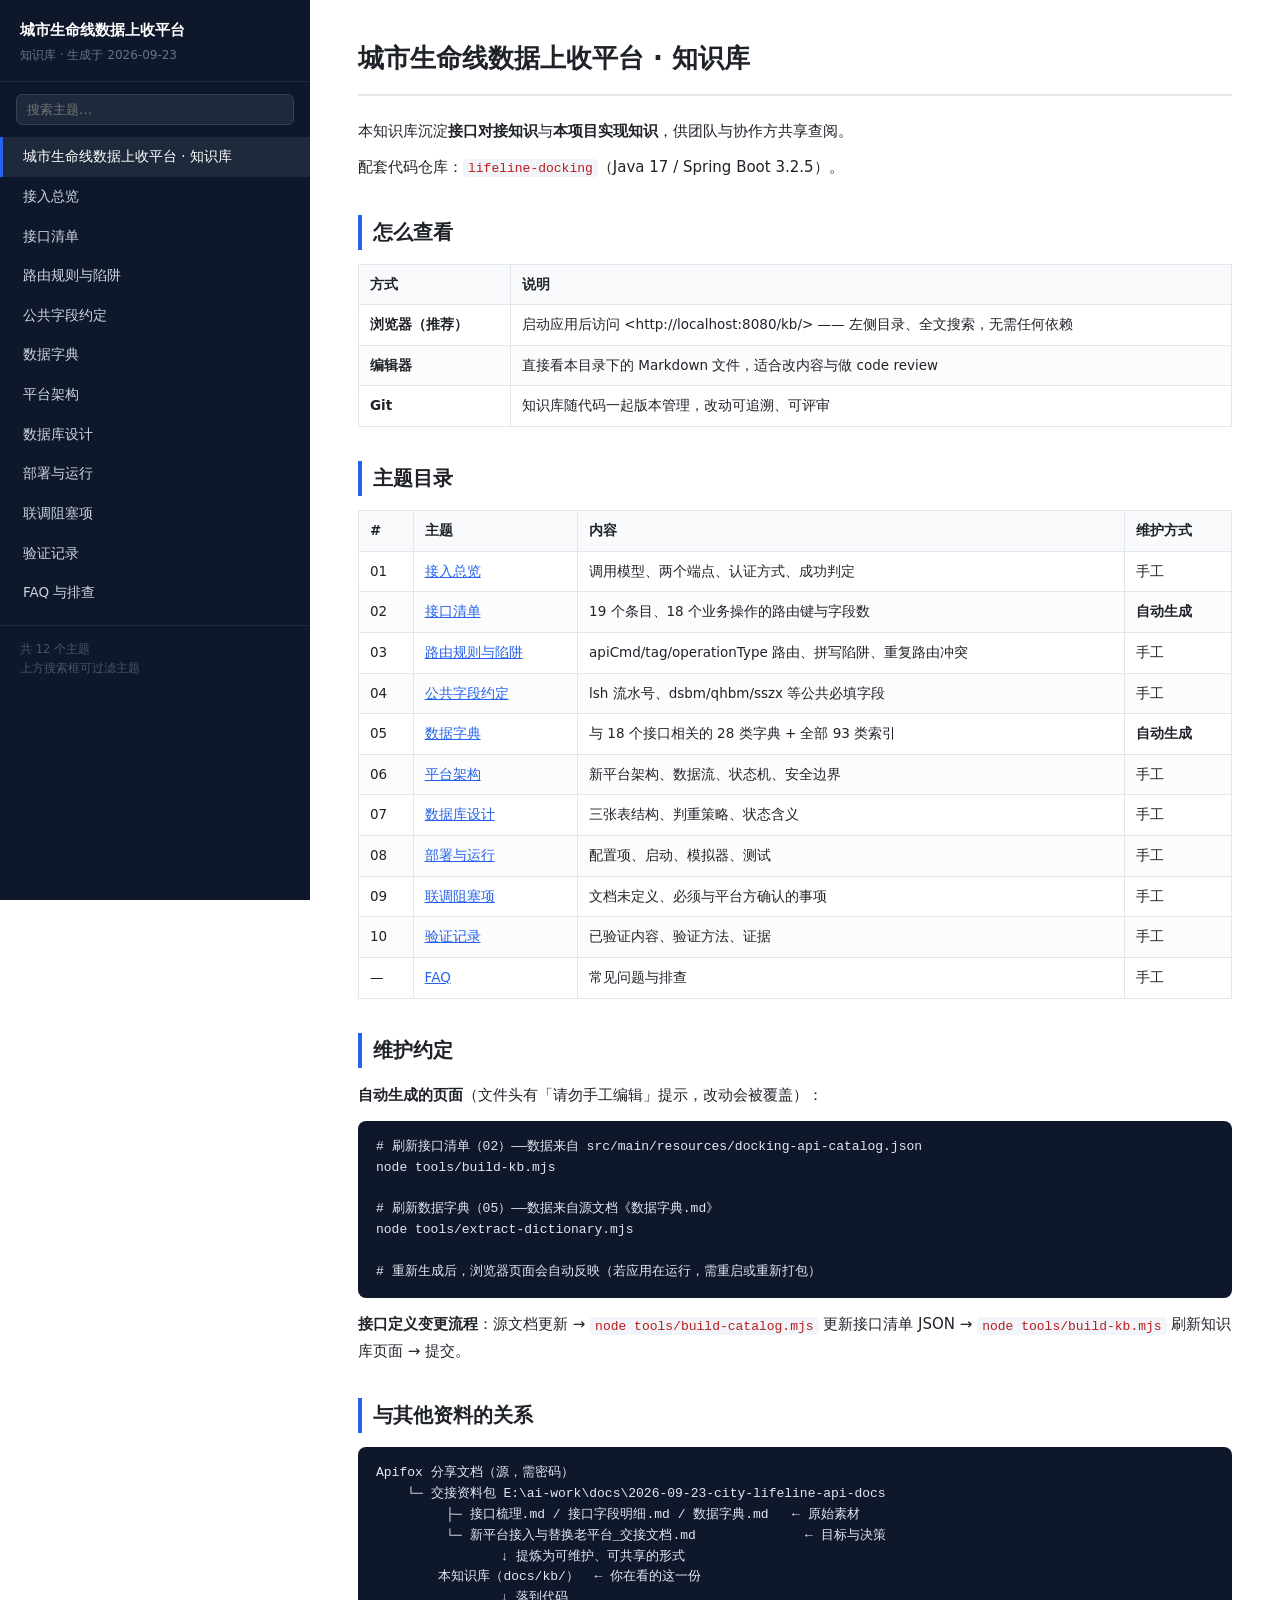
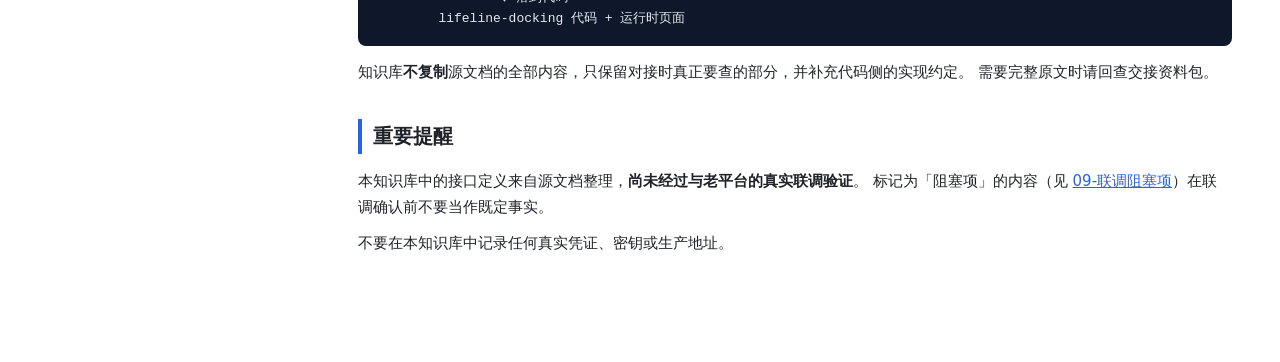
<file: src/main/resources/static/kb/index.html>
<!DOCTYPE html>
<html lang="zh-CN"><head><meta charset="UTF-8">
<meta name="viewport" content="width=device-width, initial-scale=1">
<title>城市生命线数据上收平台 · 知识库</title>
<style>
*{box-sizing:border-box}
body{margin:0;font-family:"Microsoft YaHei","PingFang SC",system-ui,sans-serif;color:#1f2329;background:#fff;line-height:1.75;font-size:15px}
.layout{display:flex;min-height:100vh}
aside{width:310px;flex:none;background:#0f172a;color:#cbd5e1;padding:20px 0;position:sticky;top:0;height:100vh;overflow-y:auto}
aside .brand{padding:0 20px 14px;border-bottom:1px solid #1e293b;margin-bottom:12px}
aside .brand b{color:#fff;font-size:15px;display:block;line-height:1.4}
aside .brand span{font-size:12px;color:#64748b}
aside input{width:calc(100% - 32px);margin:0 16px 12px;padding:7px 10px;border-radius:6px;border:1px solid #334155;background:#1e293b;color:#e2e8f0;font-size:13px;font-family:inherit}
aside a{display:block;padding:8px 20px;color:#cbd5e1;text-decoration:none;font-size:13.5px;border-left:3px solid transparent}
aside a:hover{background:#1e293b;color:#fff}
aside a.on{background:#1e293b;color:#fff;border-left-color:#2563eb}
aside a.hide{display:none}
aside .meta{padding:14px 20px 0;font-size:11.5px;color:#475569;border-top:1px solid #1e293b;margin-top:12px;line-height:1.7}
main{flex:1;min-width:0;padding:36px 48px 96px;max-width:1100px}
.topic{display:none}.topic.on{display:block}
h1{font-size:26px;margin:0 0 22px;padding-bottom:12px;border-bottom:2px solid #e3e6ea}
h2{font-size:20px;margin:34px 0 14px;padding-left:11px;border-left:4px solid #2563eb}
h3{font-size:16.5px;margin:26px 0 10px;color:#111827}
h4{font-size:15px;margin:20px 0 8px;color:#374151}
p{margin:10px 0}a{color:#2563eb}
code{background:#f1f5f9;padding:1.5px 5px;border-radius:4px;font-family:Consolas,monospace;font-size:13px;color:#b91c1c}
pre{background:#0f172a;color:#e2e8f0;padding:16px 18px;border-radius:8px;overflow-x:auto;font-size:13px;line-height:1.6}
pre code{background:none;color:inherit;padding:0}
.tw{overflow-x:auto;margin:14px 0}
table{border-collapse:collapse;width:100%;font-size:13.5px}
th,td{border:1px solid #e3e6ea;padding:8px 11px;text-align:left;vertical-align:top}
th{background:#f8fafc;font-weight:600;white-space:nowrap}
tbody tr:nth-child(even){background:#fcfcfd}
blockquote{margin:14px 0;padding:11px 16px;background:#fffbeb;border-left:4px solid #f59e0b;color:#78350f;border-radius:0 6px 6px 0}
blockquote p{margin:5px 0}
blockquote code{background:rgba(0,0,0,.06);color:#78350f}
hr{border:none;border-top:1px solid #e3e6ea;margin:30px 0}
ul,ol{padding-left:26px;margin:10px 0}li{margin:5px 0}
@media(max-width:860px){.layout{flex-direction:column}aside{width:100%;height:auto;position:relative}main{padding:20px}}
</style></head><body><div class="layout"><aside>
<div class="brand"><b>城市生命线数据上收平台</b><span>知识库 · 生成于 2026-09-23</span></div>
<input id="q" placeholder="搜索主题…" autocomplete="off">
<nav id="nav">
<a href="#README" data-i="0" class="on">城市生命线数据上收平台 · 知识库</a>
<a href="#01-接入总览" data-i="1">接入总览</a>
<a href="#02-接口清单" data-i="2">接口清单</a>
<a href="#03-路由规则与陷阱" data-i="3">路由规则与陷阱</a>
<a href="#04-公共字段约定" data-i="4">公共字段约定</a>
<a href="#05-数据字典" data-i="5">数据字典</a>
<a href="#06-平台架构" data-i="6">平台架构</a>
<a href="#07-数据库设计" data-i="7">数据库设计</a>
<a href="#08-部署与运行" data-i="8">部署与运行</a>
<a href="#09-联调阻塞项" data-i="9">联调阻塞项</a>
<a href="#10-验证记录" data-i="10">验证记录</a>
<a href="#FAQ" data-i="11">FAQ 与排查</a>
</nav>
<div class="meta">共 12 个主题<br>上方搜索框可过滤主题</div>
</aside><main>
<section class="topic on" id="README"><h1>城市生命线数据上收平台 · 知识库</h1>
<p>本知识库沉淀<strong>接口对接知识</strong>与<strong>本项目实现知识</strong>，供团队与协作方共享查阅。</p>
<p>配套代码仓库：<code>lifeline-docking</code>（Java 17 / Spring Boot 3.2.5）。</p>
<h2 id="怎么查看">怎么查看</h2>
<div class="tw"><table><thead><tr><th>方式</th><th>说明</th></tr></thead><tbody><tr><td><strong>浏览器（推荐）</strong></td><td>启动应用后访问 &lt;http://localhost:8080/kb/&gt; —— 左侧目录、全文搜索，无需任何依赖</td></tr><tr><td><strong>编辑器</strong></td><td>直接看本目录下的 Markdown 文件，适合改内容与做 code review</td></tr><tr><td><strong>Git</strong></td><td>知识库随代码一起版本管理，改动可追溯、可评审</td></tr></tbody></table></div>
<h2 id="主题目录">主题目录</h2>
<div class="tw"><table><thead><tr><th>#</th><th>主题</th><th>内容</th><th>维护方式</th></tr></thead><tbody><tr><td>01</td><td><a href="#01-接入总览">接入总览</a></td><td>调用模型、两个端点、认证方式、成功判定</td><td>手工</td></tr><tr><td>02</td><td><a href="#02-接口清单">接口清单</a></td><td>19 个条目、18 个业务操作的路由键与字段数</td><td><strong>自动生成</strong></td></tr><tr><td>03</td><td><a href="#03-路由规则与陷阱">路由规则与陷阱</a></td><td>apiCmd/tag/operationType 路由、拼写陷阱、重复路由冲突</td><td>手工</td></tr><tr><td>04</td><td><a href="#04-公共字段约定">公共字段约定</a></td><td>lsh 流水号、dsbm/qhbm/sszx 等公共必填字段</td><td>手工</td></tr><tr><td>05</td><td><a href="#05-数据字典">数据字典</a></td><td>与 18 个接口相关的 28 类字典 + 全部 93 类索引</td><td><strong>自动生成</strong></td></tr><tr><td>06</td><td><a href="#06-平台架构">平台架构</a></td><td>新平台架构、数据流、状态机、安全边界</td><td>手工</td></tr><tr><td>07</td><td><a href="#07-数据库设计">数据库设计</a></td><td>三张表结构、判重策略、状态含义</td><td>手工</td></tr><tr><td>08</td><td><a href="#08-部署与运行">部署与运行</a></td><td>配置项、启动、模拟器、测试</td><td>手工</td></tr><tr><td>09</td><td><a href="#09-联调阻塞项">联调阻塞项</a></td><td>文档未定义、必须与平台方确认的事项</td><td>手工</td></tr><tr><td>10</td><td><a href="#10-验证记录">验证记录</a></td><td>已验证内容、验证方法、证据</td><td>手工</td></tr><tr><td>—</td><td><a href="#faq">FAQ</a></td><td>常见问题与排查</td><td>手工</td></tr></tbody></table></div>
<h2 id="维护约定">维护约定</h2>
<p><strong>自动生成的页面</strong>（文件头有「请勿手工编辑」提示，改动会被覆盖）：</p>
<pre data-lang="powershell"><code># 刷新接口清单（02）——数据来自 src/main/resources/docking-api-catalog.json
node tools/build-kb.mjs

# 刷新数据字典（05）——数据来自源文档《数据字典.md》
node tools/extract-dictionary.mjs

# 重新生成后，浏览器页面会自动反映（若应用在运行，需重启或重新打包）</code></pre>
<p><strong>接口定义变更流程</strong>：源文档更新 → <code>node tools/build-catalog.mjs</code> 更新接口清单 JSON → <code>node tools/build-kb.mjs</code> 刷新知识库页面 → 提交。</p>
<h2 id="与其他资料的关系">与其他资料的关系</h2>
<pre data-lang="text"><code>Apifox 分享文档（源，需密码）
    └─ 交接资料包 E:\ai-work\docs\2026-09-23-city-lifeline-api-docs
         ├─ 接口梳理.md / 接口字段明细.md / 数据字典.md   ← 原始素材
         └─ 新平台接入与替换老平台_交接文档.md              ← 目标与决策
                ↓ 提炼为可维护、可共享的形式
        本知识库（docs/kb/）  ← 你在看的这一份
                ↓ 落到代码
        lifeline-docking 代码 + 运行时页面</code></pre>
<p>知识库<strong>不复制</strong>源文档的全部内容，只保留对接时真正要查的部分，并补充代码侧的实现约定。 需要完整原文时请回查交接资料包。</p>
<h2 id="重要提醒">重要提醒</h2>
<p>本知识库中的接口定义来自源文档整理，<strong>尚未经过与老平台的真实联调验证</strong>。 标记为「阻塞项」的内容（见 <a href="#09-联调阻塞项">09-联调阻塞项</a>）在联调确认前不要当作既定事实。</p>
<p>不要在本知识库中记录任何真实凭证、密钥或生产地址。</p>
</section>
<section class="topic" id="01-接入总览"><h1>接入总览</h1>
<h2 id="调用模型">调用模型</h2>
<p>调用者（企业）把数据推送到平台，全过程只有两个 HTTP 端点：</p>
<pre data-lang="text"><code>① 取令牌
   POST /data-docking-api/token
   入参：accessKey + 秒级 timestamp + signature(HMAC-SHA256)
   出参：token

② 推数据
   POST /data-docking-api/execute/api
   Header：Authorization: Bearer &lt;token&gt;
   Body  ：{ apiCmd, apiBody: { tag, operationType?, data: [ ... ] } }
   出参：{ code, msg, error, data }</code></pre>
<p><strong>18 个业务操作共用第 ② 个 URL</strong>，靠请求体里的字段区分，不能只看路径。详见<a href="#03-路由规则与陷阱">路由规则与陷阱</a>。</p>
<h2 id="签名">签名</h2>
<p>签名原文为 <code>key=value&amp;key=value</code> 形式，用平台分配的 <code>secretKey</code> 计算 <strong>HMAC-SHA256</strong>。</p>
<blockquote><p><strong>阻塞项</strong>：源文档没有写参数顺序、字符编码、签名输出格式（hex 大小写）和时间戳容差。 实现里提供 <code>sorted</code>（按参数名升序）和 <code>given</code>（文档书写顺序）两种策略，联调时用真实样本确定。 见 <a href="#09-联调阻塞项">09-联调阻塞项</a>。</p></blockquote>
<h2 id="成功判定">成功判定</h2>
<p>这是最容易出错的地方：</p>
<div class="tw"><table><thead><tr><th>现象</th><th>是否算成功</th></tr></thead><tbody><tr><td>HTTP 200</td><td><strong>否</strong></td></tr><tr><td>HTTP 200 且 <code>data = true</code></td><td><strong>否</strong></td></tr><tr><td>响应体 <code>code = 0</code></td><td><strong>是</strong></td></tr><tr><td>响应体 <code>code = 1</code></td><td>否</td></tr></tbody></table></div>
<p><strong>只有业务码 <code>code=0</code> 才算成功。</strong> HTTP 状态码只代表传输层是否正常。</p>
<p>典型响应：</p>
<pre data-lang="json"><code>{ "code": 0, "msg": "成功", "error": null, "data": true }</code></pre>
<h2 id="数据同步状态">数据同步状态</h2>
<p>几乎所有接口都有必填字段 <code>sjtbzt</code>（数据同步状态），取值：</p>
<div class="tw"><table><thead><tr><th>值</th><th>含义</th></tr></thead><tbody><tr><td><code>I</code></td><td>新增</td></tr><tr><td><code>U</code></td><td>更新</td></tr><tr><td><code>D</code></td><td>删除</td></tr></tbody></table></div>
<p>注意这与 <code>apiBody.operationType</code>（部分接口用 <code>I</code>/<code>D</code> 表示批量操作类型）是<strong>两套不同的机制</strong>， 不要混淆。详见<a href="#04-公共字段约定">公共字段约定</a>。</p>
<h2 id="实时数据与其他数据的差别">实时数据与其他数据的差别</h2>
<p>源文档明确：</p>
<ul><li><strong>实时监测数据只新增</strong>（不更新、不删除）；</li><li><strong>其他接口按流水号 <code>lsh</code> 做唯一校验</strong>，推送方必须保证流水号唯一。</li></ul>
<h2 id="常见误区">常见误区</h2>
<ol><li><strong>把 18 个接口当成 18 个 URL</strong> —— 实际只有一个 <code>/execute/api</code>，路由靠报文内容。</li><li><strong>用 HTTP 200 判断成功</strong> —— 必须看 <code>code</code>。</li><li><strong>把 <code>apiCmd</code> 拼写"修正"</strong> —— <code>lifeline_data_batch_acces</code> 少一个 s 是原文，改了会路由失败。</li><li><strong>token 重复拼 <code>Bearer </code></strong> —— 源文档示例令牌自带 <code>Bearer </code> 前缀，需要确认调用方是否会再拼一次。</li><li><strong>以为令牌能互认</strong> —— 新平台签发的是自己的令牌，老平台令牌不会返回给调用者。</li></ol>
</section>
<section class="topic" id="02-接口清单"><h1>接口清单</h1>
<blockquote><p>本页由 <code>tools/build-kb.mjs</code> 从 <code>src/main/resources/docking-api-catalog.json</code> <strong>自动生成</strong>，请勿手工编辑。</p>
<p>接口定义来自源文档《接口字段明细》，<strong>尚未经过与老平台的真实联调验证</strong>。</p></blockquote>
<p>源文档共 <strong>19 个条目</strong>：1 个令牌接口 + 18 个业务操作。</p>
<h2 id="令牌接口">令牌接口</h2>
<p><code>POST /data-docking-api/token</code></p>
<div class="tw"><table><thead><tr><th>参数</th><th>类型</th><th>必填</th><th>说明</th></tr></thead><tbody><tr><td><code>accessKey</code></td><td>string</td><td>是</td><td>用户密钥</td></tr><tr><td><code>timestamp</code></td><td>string</td><td>是</td><td>秒级别的请求时间戳</td></tr><tr><td><code>signature</code></td><td>string</td><td>是</td><td>加密密文，通过加密算法获取</td></tr></tbody></table></div>
<blockquote><p>参数位置存在文档冲突（接口页写 query、接入说明写 multipart/form-data），见<a href="#09-联调阻塞项">联调阻塞项</a>。</p></blockquote>
<h2 id="业务操作一览">业务操作一览</h2>
<p>全部 18 个业务操作共用 <code>POST /data-docking-api/execute/api</code>， 靠 <code>apiCmd</code> + <code>apiBody.tag</code>（必要时加 <code>apiBody.operationType</code>）区分。</p>
<div class="tw"><table><thead><tr><th>#</th><th>业务类别</th><th>接口名称</th><th>路由键</th><th>字段数</th></tr></thead><tbody><tr><td>2</td><td>第三方施工信息</td><td>第三方施工信息推送</td><td><code>lifeline_data_batch_acces / construction_info</code></td><td>21</td></tr><tr><td>3</td><td>第三方施工信息</td><td>第三方施工进度推送</td><td><code>lifeline_data_batch_acces / construction_progress</code></td><td>13</td></tr><tr><td>4</td><td>宜昌市燃气企业数据</td><td>用户信息 / 【批量操作】保存或更新</td><td><code>inspection_third_party_data_access / risk / I</code></td><td>12</td></tr><tr><td>5</td><td>宜昌市燃气企业数据</td><td>隐患信息 / 隐患信息推送请求</td><td><code>lifeline_data_batch_acces / ycrqqy_hazard</code></td><td>35</td></tr><tr><td>6</td><td>宜昌市燃气企业数据</td><td>隐患处置记录信息 / 隐患处置信息推送请求</td><td><code>lifeline_data_batch_acces / ycrqqy_hazard_disposal</code></td><td>13</td></tr><tr><td>7</td><td>宜昌市燃气企业数据</td><td>监测点位信息 / 监测点位信息推送请求</td><td><code>lifeline_data_batch_acces / ycrqqy_location</code></td><td>15</td></tr><tr><td>8</td><td>宜昌市燃气企业数据</td><td>监测设备信息 / 监测设备信息推送请求</td><td><code>lifeline_data_batch_acces / ycrqqy_device</code></td><td>29</td></tr><tr><td>9</td><td>宜昌市燃气企业数据</td><td>实时监测数据 / 监测设备运行数据推送请求</td><td><code>lifeline_data_batch_acces / ycrqqy_realtime</code></td><td>11</td></tr><tr><td>10</td><td>宜昌市燃气企业数据</td><td>设备报警信息 / 设备报警信息推送请求</td><td><code>lifeline_data_batch_acces / ycrqqy_alarm</code></td><td>26</td></tr><tr><td>11</td><td>宜昌市燃气企业数据</td><td>报警处置信息 / 报警处置信息推送请求</td><td><code>lifeline_data_batch_acces / ycrqqy_alarm_disposal</code></td><td>11</td></tr><tr><td>12</td><td>宜昌市燃气企业数据</td><td>第三方巡检人员管理 / 【批量操作】删除</td><td><code>inspection_third_party_data_access / inspector / D</code></td><td>2</td></tr><tr><td>13</td><td>宜昌市燃气企业数据</td><td>第三方巡检人员管理 / 【批量操作】保存或更新</td><td><code>inspection_third_party_data_access / inspector / I</code></td><td>8</td></tr><tr><td>14</td><td>宜昌市燃气企业数据</td><td>第三方巡检片区管理 / 【批量操作】保存或更新</td><td><code>inspection_third_party_data_access / district / I</code></td><td>4</td></tr><tr><td>15</td><td>宜昌市燃气企业数据</td><td>第三方巡检片区管理 / 【批量操作】删除</td><td><code>inspection_third_party_data_access / district / D</code></td><td>1</td></tr><tr><td>16</td><td>宜昌市燃气企业数据</td><td>第三方巡检轨迹管理 / 【批量操作】保存或更新</td><td><code>inspection_third_party_data_access / route / I</code></td><td>7</td></tr><tr><td>17</td><td>宜昌市燃气企业数据</td><td>供气量信息 / 【每小时】供气量批量操作</td><td><code>lifeline_data_batch_acces / gspsp_gasflowhour</code></td><td>10</td></tr><tr><td>18</td><td>宜昌市燃气企业数据</td><td>第三方巡检隐患管理 / 【批量操作】保存或更新</td><td><code>inspection_third_party_data_access / risk / I</code></td><td>12</td></tr><tr><td>19</td><td>宜昌市燃气企业数据</td><td>第三方巡检隐患处置管理 / 【批量操作】保存或更新</td><td><code>inspection_third_party_data_access / riskDispose / I</code></td><td>7</td></tr></tbody></table></div>
<h2 id="逐接口字段明细">逐接口字段明细</h2>
<p>「预填示例」是调试台生成报文时使用的占位值，<strong>不是真实数据</strong>；发送前必须替换。 凡标注「源文档未给出说明」的字段，联调时需向平台方确认。</p>
<h3 id="第三方施工信息">第三方施工信息</h3>
<h4 id="2-第三方施工信息推送">2. 第三方施工信息推送</h4>
<ul><li>路由键：<code>lifeline_data_batch_acces / construction_info</code></li><li>字段数：21</li></ul>
<div class="tw"><table><thead><tr><th>字段</th><th>类型</th><th>必填</th><th>说明与约束</th><th>预填示例</th></tr></thead><tbody><tr><td><code>lsh</code></td><td>string</td><td>是</td><td>流水号: 由dsbm + sjly + yskzjbz组成；最长 128；最短 8；正则 ^[a-zA-Z0-9]+$</td><td><code>420500ycrqqy2026092300001</code></td></tr><tr><td><code>dsbm</code></td><td>string</td><td>是</td><td>地市编码，见附录地市编码字典；最长 6；最短 0</td><td><code>420500</code></td></tr><tr><td><code>qhbm</code></td><td>string</td><td>是</td><td>区划编码，根据2022年中华人民共和国县以上行政区划代码上传；最长 6；最短 0</td><td><code>420502</code></td></tr><tr><td><code>sjly</code></td><td>string</td><td>是</td><td>数据来源（企业统一社会信用代码或拼音首字母简称）；正则 ^([0-9A-HJ-NPQRTUWXY]{18}|[a-zA-Z0-9]{4,20})$</td><td><code>ycrqqy</code></td></tr><tr><td><code>sjtbzt</code></td><td>string</td><td>是</td><td>数据同步状态；可选 I / D / U；正则 [IDU]</td><td><code>I</code></td></tr><tr><td><code>sszx</code></td><td>string</td><td>是</td><td>所属专项（csaqzx_rq 燃气、csaqzx_gs 供水等）</td><td><code>csaqzx_rq</code></td></tr><tr><td><code>sgxxbh</code></td><td>string</td><td>是</td><td>施工信息编号；最长 64；最短 0</td><td><code>TEST-SGXXBH</code></td></tr><tr><td><code>sgddmc</code></td><td>string</td><td>是</td><td>施工地点名称；最长 128；最短 0</td><td><code>待填写</code></td></tr><tr><td><code>jd</code></td><td>number</td><td>是</td><td>经度(cgcs2000)</td><td><code>111.2865</code></td></tr><tr><td><code>wd</code></td><td>number</td><td>是</td><td>纬度(cgcs2000)</td><td><code>30.6919</code></td></tr><tr><td><code>sgxmmc</code></td><td>string</td><td>是</td><td>施工项目名称；最长 128；最短 0</td><td><code>待填写</code></td></tr><tr><td><code>jsfmc</code></td><td>string</td><td>否</td><td>建设方名称；最长 128；最短 0</td><td><code>待填写</code></td></tr><tr><td><code>sgfmc</code></td><td>string</td><td>否</td><td>施工方名称；最长 128；最短 0</td><td><code>待填写</code></td></tr><tr><td><code>kgsj</code></td><td>string</td><td>否</td><td>开工时间；格式 date-time</td><td><code>2026-09-23 10:00:00</code></td></tr><tr><td><code>wgsj</code></td><td>string</td><td>否</td><td>完工时间；格式 date-time</td><td><code>2026-09-23 10:00:00</code></td></tr><tr><td><code>gzs</code></td><td>integer</td><td>否</td><td>告知书(0无,1有)；格式 int32</td><td><code>0</code></td></tr><tr><td><code>sfxy</code></td><td>integer</td><td>否</td><td>四方协议(0无,1有)；格式 int32</td><td><code>0</code></td></tr><tr><td><code>xcjd</code></td><td>integer</td><td>否</td><td>现场交底(0无,1有)；格式 int32</td><td><code>0</code></td></tr><tr><td><code>rcjh</code></td><td>integer</td><td>否</td><td>日常监护(0无,1有)；格式 int32</td><td><code>0</code></td></tr><tr><td><code>xjryxm</code></td><td>string</td><td>否</td><td>巡检人员姓名；最长 32；最短 0</td><td><code>张三</code></td></tr><tr><td><code>xjrydh</code></td><td>string</td><td>否</td><td>巡检人员电话</td><td><code>13800000000</code></td></tr></tbody></table></div>
<h4 id="3-第三方施工进度推送">3. 第三方施工进度推送</h4>
<ul><li>路由键：<code>lifeline_data_batch_acces / construction_progress</code></li><li>字段数：13</li></ul>
<div class="tw"><table><thead><tr><th>字段</th><th>类型</th><th>必填</th><th>说明与约束</th><th>预填示例</th></tr></thead><tbody><tr><td><code>lsh</code></td><td>string</td><td>是</td><td>流水号: 由dsbm + sjly + yskzjbz组成；最长 128；最短 8；正则 ^[a-zA-Z0-9]+$</td><td><code>420500ycrqqy2026092300001</code></td></tr><tr><td><code>dsbm</code></td><td>string</td><td>是</td><td>地市编码，见附录地市编码字典；最长 6；最短 0</td><td><code>420500</code></td></tr><tr><td><code>qhbm</code></td><td>string</td><td>是</td><td>区划编码，根据2022年中华人民共和国县以上行政区划代码上传；最长 6；最短 0</td><td><code>420502</code></td></tr><tr><td><code>sjly</code></td><td>string</td><td>是</td><td>数据来源（企业统一社会信用代码或拼音首字母简称）；正则 ^([0-9A-HJ-NPQRTUWXY]{18}|[a-zA-Z0-9]{4,20})$</td><td><code>ycrqqy</code></td></tr><tr><td><code>sjtbzt</code></td><td>string</td><td>是</td><td>数据同步状态；可选 I / D / U；正则 [IDU]</td><td><code>I</code></td></tr><tr><td><code>sszx</code></td><td>string</td><td>是</td><td>所属专项（csaqzx_rq 燃气、csaqzx_gs 供水等）</td><td><code>csaqzx_rq</code></td></tr><tr><td><code>glsgxxbh</code></td><td>string</td><td>是</td><td>关联第三方施工工单号(施工信息编号)；最长 64；最短 0</td><td><code>TEST-GLSGXXBH</code></td></tr><tr><td><code>sgrq</code></td><td>string</td><td>是</td><td>施工日期；格式 date</td><td><code>2026-09-23</code></td></tr><tr><td><code>sgzt</code></td><td>string</td><td>否</td><td>施工状态(0未开始 1施工中 2已完成)；最长 16；最短 0</td><td><code>待填写</code></td></tr><tr><td><code>sgsfzc</code></td><td>integer</td><td>否</td><td>施工是否正常：0否 1是；格式 int32</td><td><code>0</code></td></tr><tr><td><code>jsbz</code></td><td>integer</td><td>否</td><td>警示标志：0未设置 1已设置；格式 int32</td><td><code>0</code></td></tr><tr><td><code>xjryxm</code></td><td>string</td><td>否</td><td>巡检人员姓名；最长 32；最短 0</td><td><code>张三</code></td></tr><tr><td><code>lxdh</code></td><td>string</td><td>否</td><td>联系电话</td><td><code>13800000000</code></td></tr></tbody></table></div>
<h3 id="宜昌市燃气企业数据">宜昌市燃气企业数据</h3>
<h4 id="4-用户信息--批量操作保存或更新">4. 用户信息 / 【批量操作】保存或更新</h4>
<ul><li>路由键：<code>inspection_third_party_data_access / risk / I</code></li><li>operationType：<code>I</code></li><li>字段数：12</li></ul>
<div class="tw"><table><thead><tr><th>字段</th><th>类型</th><th>必填</th><th>说明与约束</th><th>预填示例</th></tr></thead><tbody><tr><td><code>sszx</code></td><td>string</td><td>是</td><td>所属专项，示例：csaqzx_rq</td><td><code>csaqzx_rq</code></td></tr><tr><td><code>riskNumber</code></td><td>string</td><td>是</td><td>企业隐患编号</td><td><code>TEST-RISKNUMBER</code></td></tr><tr><td><code>title</code></td><td>string</td><td>是</td><td>隐患标题</td><td><code>待填写</code></td></tr><tr><td><code>content</code></td><td>string</td><td>是</td><td>隐患内容</td><td><code>待填写</code></td></tr><tr><td><code>address</code></td><td>string</td><td>是</td><td>隐患地址</td><td><code>待填写</code></td></tr><tr><td><code>reportUserId</code></td><td>string</td><td>否</td><td>上报人用户id</td><td><code>待填写</code></td></tr><tr><td><code>reportPersonName</code></td><td>string</td><td>是</td><td>上报人姓名</td><td><code>张三</code></td></tr><tr><td><code>reportTime</code></td><td>string</td><td>是</td><td>隐患上报时间</td><td><code>待填写</code></td></tr><tr><td><code>lon</code></td><td>number</td><td>是</td><td>大地2000经度</td><td><code>111.2865</code></td></tr><tr><td><code>lat</code></td><td>number</td><td>是</td><td>大地2000纬度</td><td><code>30.6919</code></td></tr><tr><td><code>zjjRiskCode</code></td><td>string</td><td>是</td><td>住建局隐患编号，示例：420506203087100000080</td><td><code>420506203087100000080</code></td></tr><tr><td><code>zjjRiskCtgFullCode</code></td><td>string</td><td>是</td><td>住建局隐患分类编码，示例：2030871</td><td><code>2030871</code></td></tr></tbody></table></div>
<h4 id="5-隐患信息--隐患信息推送请求">5. 隐患信息 / 隐患信息推送请求</h4>
<ul><li>路由键：<code>lifeline_data_batch_acces / ycrqqy_hazard</code></li><li>字段数：35</li></ul>
<div class="tw"><table><thead><tr><th>字段</th><th>类型</th><th>必填</th><th>说明与约束</th><th>预填示例</th></tr></thead><tbody><tr><td><code>lsh</code></td><td>string</td><td>是</td><td>流水号: 由dsbm + sjly + yskzjbz组成；最长 128；最短 8；正则 ^[a-zA-Z0-9]+$</td><td><code>420500ycrqqy2026092300001</code></td></tr><tr><td><code>dsbm</code></td><td>string</td><td>是</td><td>地市编码，见附录地市编码字典；最长 6；最短 0</td><td><code>420500</code></td></tr><tr><td><code>qhbm</code></td><td>string</td><td>是</td><td>区划编码，根据2022年中华人民共和国县以上行政区划代码上传；最长 6；最短 0</td><td><code>420502</code></td></tr><tr><td><code>sjly</code></td><td>string</td><td>是</td><td>数据来源（企业统一社会信用代码或拼音首字母简称）；正则 ^([0-9A-HJ-NPQRTUWXY]{18}|[a-zA-Z0-9]{4,20})$</td><td><code>ycrqqy</code></td></tr><tr><td><code>sjtbzt</code></td><td>string</td><td>是</td><td>数据同步状态；可选 I / D / U；正则 [IDU]</td><td><code>I</code></td></tr><tr><td><code>yhbh</code></td><td>string</td><td>是</td><td>隐患编码</td><td><code>TEST-YHBH</code></td></tr><tr><td><code>glmbbh</code></td><td>string</td><td>否</td><td>关联目标编号</td><td><code>TEST-GLMBBH</code></td></tr><tr><td><code>glmblx</code></td><td>string</td><td>是</td><td>关联目标类型（参考关联目标类型字典表）</td><td><code>待填写</code></td></tr><tr><td><code>yhsbsj</code></td><td>string</td><td>是</td><td>隐患上报时间；格式 date-time</td><td><code>2026-09-23 10:00:00</code></td></tr><tr><td><code>yhdl</code></td><td>string</td><td>是</td><td>隐患大类（见专项类别字典）</td><td><code>待填写</code></td></tr><tr><td><code>yhxl</code></td><td>string</td><td>是</td><td>隐患细类（见隐患类型字典）</td><td><code>待填写</code></td></tr><tr><td><code>yhly</code></td><td>string</td><td>否</td><td>隐患来源（见隐患来源字典）</td><td><code>待填写</code></td></tr><tr><td><code>yhzrztmc</code></td><td>string</td><td>否</td><td>隐患责任主体名称（所属责任主体全称）</td><td><code>待填写</code></td></tr><tr><td><code>yhmc</code></td><td>string</td><td>是</td><td>隐患名称</td><td><code>待填写</code></td></tr><tr><td><code>yhdz</code></td><td>string</td><td>是</td><td>隐患地址</td><td><code>待填写</code></td></tr><tr><td><code>yhdwjd</code></td><td>number</td><td>是</td><td>隐患点位经度（大地2000坐标系）</td><td><code>0</code></td></tr><tr><td><code>yhdwwd</code></td><td>number</td><td>是</td><td>隐患点位纬度（大地2000坐标系）</td><td><code>0</code></td></tr><tr><td><code>yhms</code></td><td>string</td><td>否</td><td>隐患描述</td><td><code>待填写</code></td></tr><tr><td><code>yhxcwj</code></td><td>string</td><td>否</td><td>隐患现场文件（调用附件上传接口时的fjbh）</td><td><code>待填写</code></td></tr><tr><td><code>yhdj</code></td><td>string</td><td>是</td><td>隐患等级（见隐患等级字典）</td><td><code>待填写</code></td></tr><tr><td><code>sbr</code></td><td>string</td><td>是</td><td>上报人</td><td><code>待填写</code></td></tr><tr><td><code>sbrlxfs</code></td><td>string</td><td>否</td><td>上报人联系方式</td><td><code>13800000000</code></td></tr><tr><td><code>yhzt</code></td><td>string</td><td>是</td><td>隐患状态（见整改状态字典）</td><td><code>待填写</code></td></tr><tr><td><code>yhczdw</code></td><td>string</td><td>否</td><td>隐患处置单位</td><td><code>待填写</code></td></tr><tr><td><code>czfzr</code></td><td>string</td><td>否</td><td>处置负责人</td><td><code>待填写</code></td></tr><tr><td><code>yhslsj</code></td><td>string</td><td>否</td><td>隐患受理时间；格式 date-time</td><td><code>2026-09-23 10:00:00</code></td></tr><tr><td><code>yhczjs</code></td><td>string</td><td>否</td><td>隐患处置简述</td><td><code>待填写</code></td></tr><tr><td><code>yhczbg</code></td><td>string</td><td>否</td><td>隐患处置报告（调用附件上传接口时的fjbh）</td><td><code>待填写</code></td></tr><tr><td><code>czwcsj</code></td><td>string</td><td>否</td><td>处置完成时间；格式 date-time</td><td><code>2026-09-23 10:00:00</code></td></tr><tr><td><code>mjcs</code></td><td>integer</td><td>否</td><td>密集场所（1是 0否）；格式 int32</td><td><code>0</code></td></tr><tr><td><code>glzt</code></td><td>string</td><td>否</td><td>关联主体</td><td><code>待填写</code></td></tr><tr><td><code>sbdw</code></td><td>string</td><td>否</td><td>上报单位</td><td><code>待填写</code></td></tr><tr><td><code>zgqx</code></td><td>string</td><td>否</td><td>整改期限；格式 date-time</td><td><code>2026-09-23 10:00:00</code></td></tr><tr><td><code>zgfa</code></td><td>string</td><td>否</td><td>整改方案</td><td><code>待填写</code></td></tr><tr><td><code>xydm</code></td><td>string</td><td>是</td><td>统一社会信用代码</td><td><code>待填写</code></td></tr></tbody></table></div>
<h4 id="6-隐患处置记录信息--隐患处置信息推送请求">6. 隐患处置记录信息 / 隐患处置信息推送请求</h4>
<ul><li>路由键：<code>lifeline_data_batch_acces / ycrqqy_hazard_disposal</code></li><li>字段数：13</li></ul>
<div class="tw"><table><thead><tr><th>字段</th><th>类型</th><th>必填</th><th>说明与约束</th><th>预填示例</th></tr></thead><tbody><tr><td><code>lsh</code></td><td>string</td><td>是</td><td>流水号: 由dsbm + sjly + yskzjbz组成；最长 128；最短 8；正则 ^[a-zA-Z0-9]+$</td><td><code>420500ycrqqy2026092300001</code></td></tr><tr><td><code>dsbm</code></td><td>string</td><td>是</td><td>地市编码，见附录地市编码字典；最长 6；最短 0</td><td><code>420500</code></td></tr><tr><td><code>qhbm</code></td><td>string</td><td>是</td><td>区划编码，根据2022年中华人民共和国县以上行政区划代码上传；最长 6；最短 0</td><td><code>420502</code></td></tr><tr><td><code>sjly</code></td><td>string</td><td>是</td><td>数据来源（企业统一社会信用代码或拼音首字母简称）；正则 ^([0-9A-HJ-NPQRTUWXY]{18}|[a-zA-Z0-9]{4,20})$</td><td><code>ycrqqy</code></td></tr><tr><td><code>sjtbzt</code></td><td>string</td><td>是</td><td>数据同步状态；可选 I / D / U；正则 [IDU]</td><td><code>I</code></td></tr><tr><td><code>sszx</code></td><td>string</td><td>是</td><td>所属专项（见专项类别字典）</td><td><code>csaqzx_rq</code></td></tr><tr><td><code>glyhbh</code></td><td>string</td><td>是</td><td>关联隐患编号（隐患信息表的隐患编号）</td><td><code>TEST-GLYHBH</code></td></tr><tr><td><code>zgr</code></td><td>string</td><td>否</td><td>整改人</td><td><code>待填写</code></td></tr><tr><td><code>zgrdh</code></td><td>string</td><td>否</td><td>整改人电话</td><td><code>13800000000</code></td></tr><tr><td><code>zgzt</code></td><td>string</td><td>是</td><td>整改状态（见整改状态字典）</td><td><code>待填写</code></td></tr><tr><td><code>zgnr</code></td><td>string</td><td>否</td><td>整改内容</td><td><code>待填写</code></td></tr><tr><td><code>zgsj</code></td><td>string</td><td>是</td><td>整改时间；格式 date-time</td><td><code>2026-09-23 10:00:00</code></td></tr><tr><td><code>zgrbm</code></td><td>string</td><td>否</td><td>整改人部门</td><td><code>待填写</code></td></tr></tbody></table></div>
<h4 id="7-监测点位信息--监测点位信息推送请求">7. 监测点位信息 / 监测点位信息推送请求</h4>
<ul><li>路由键：<code>lifeline_data_batch_acces / ycrqqy_location</code></li><li>字段数：15</li></ul>
<div class="tw"><table><thead><tr><th>字段</th><th>类型</th><th>必填</th><th>说明与约束</th><th>预填示例</th></tr></thead><tbody><tr><td><code>lsh</code></td><td>string</td><td>是</td><td>流水号: 由dsbm + sjly + yskzjbz组成；最长 128；最短 8；正则 ^[a-zA-Z0-9]+$</td><td><code>420500ycrqqy2026092300001</code></td></tr><tr><td><code>dsbm</code></td><td>string</td><td>是</td><td>地市编码，见附录地市编码字典；最长 6；最短 0</td><td><code>420500</code></td></tr><tr><td><code>qhbm</code></td><td>string</td><td>是</td><td>区划编码，根据2022年中华人民共和国县以上行政区划代码上传；最长 6；最短 0</td><td><code>420502</code></td></tr><tr><td><code>sjly</code></td><td>string</td><td>是</td><td>数据来源（企业统一社会信用代码或拼音首字母简称）；正则 ^([0-9A-HJ-NPQRTUWXY]{18}|[a-zA-Z0-9]{4,20})$</td><td><code>ycrqqy</code></td></tr><tr><td><code>sjtbzt</code></td><td>string</td><td>是</td><td>数据同步状态；可选 I / D / U；正则 [IDU]</td><td><code>I</code></td></tr><tr><td><code>dwbm</code></td><td>string</td><td>是</td><td>监测点位编号</td><td><code>TEST-DWBM</code></td></tr><tr><td><code>dwmc</code></td><td>string</td><td>是</td><td>监测点位名称</td><td><code>待填写</code></td></tr><tr><td><code>jd</code></td><td>number</td><td>是</td><td>经度（大地2000坐标系）</td><td><code>111.2865</code></td></tr><tr><td><code>wd</code></td><td>number</td><td>是</td><td>纬度（大地2000坐标系）</td><td><code>30.6919</code></td></tr><tr><td><code>xydm</code></td><td>string</td><td>是</td><td>统一社会信用代码</td><td><code>待填写</code></td></tr><tr><td><code>jcwz</code></td><td>string</td><td>是</td><td>监测位置</td><td><code>待填写</code></td></tr><tr><td><code>glmbbh</code></td><td>string</td><td>否</td><td>关联目标编号</td><td><code>TEST-GLMBBH</code></td></tr><tr><td><code>glmblx</code></td><td>string</td><td>是</td><td>关联目标类型</td><td><code>待填写</code></td></tr><tr><td><code>dwlx</code></td><td>string</td><td>是</td><td>点位类型（阀门井/调压箱/场站/门站/储备站）</td><td><code>待填写</code></td></tr><tr><td><code>jcgx</code></td><td>string</td><td>否</td><td>监测管线（次高压/中压/低压）</td><td><code>待填写</code></td></tr></tbody></table></div>
<h4 id="8-监测设备信息--监测设备信息推送请求">8. 监测设备信息 / 监测设备信息推送请求</h4>
<ul><li>路由键：<code>lifeline_data_batch_acces / ycrqqy_device</code></li><li>字段数：29</li></ul>
<div class="tw"><table><thead><tr><th>字段</th><th>类型</th><th>必填</th><th>说明与约束</th><th>预填示例</th></tr></thead><tbody><tr><td><code>lsh</code></td><td>string</td><td>是</td><td>流水号: 由dsbm + sjly + yskzjbz组成；最长 128；最短 8；正则 ^[a-zA-Z0-9]+$</td><td><code>420500ycrqqy2026092300001</code></td></tr><tr><td><code>dsbm</code></td><td>string</td><td>是</td><td>地市编码，见附录地市编码字典；最长 6；最短 0</td><td><code>420500</code></td></tr><tr><td><code>qhbm</code></td><td>string</td><td>是</td><td>区划编码，根据2022年中华人民共和国县以上行政区划代码上传；最长 6；最短 0</td><td><code>420502</code></td></tr><tr><td><code>sjly</code></td><td>string</td><td>是</td><td>数据来源（企业统一社会信用代码或拼音首字母简称）；正则 ^([0-9A-HJ-NPQRTUWXY]{18}|[a-zA-Z0-9]{4,20})$</td><td><code>ycrqqy</code></td></tr><tr><td><code>sjtbzt</code></td><td>string</td><td>是</td><td>数据同步状态；可选 I / D / U；正则 [IDU]</td><td><code>I</code></td></tr><tr><td><code>sbbh</code></td><td>string</td><td>是</td><td>设备编号</td><td><code>TEST-SBBH</code></td></tr><tr><td><code>sbmc</code></td><td>string</td><td>是</td><td>设备名称</td><td><code>待填写</code></td></tr><tr><td><code>sbxh</code></td><td>string</td><td>否</td><td>设备型号</td><td><code>待填写</code></td></tr><tr><td><code>yxqz</code></td><td>string</td><td>否</td><td>有效期至；格式 date-time</td><td><code>2026-09-23 10:00:00</code></td></tr><tr><td><code>jczb</code></td><td>string</td><td>是</td><td>监测指标（参照设备监测指标字典填报）</td><td><code>待填写</code></td></tr><tr><td><code>sbyxzt</code></td><td>string</td><td>是</td><td>运行状态（参照设备运行状态字典填报）</td><td><code>待填写</code></td></tr><tr><td><code>azwz</code></td><td>string</td><td>否</td><td>安装地点</td><td><code>待填写</code></td></tr><tr><td><code>sblx</code></td><td>string</td><td>是</td><td>设备类型（参照设备类型字典填报）</td><td><code>待填写</code></td></tr><tr><td><code>glqylx</code></td><td>string</td><td>是</td><td>燃气企业类型（glqylx0101：天然气运营企业；glqylx0301：瓶装液化气企业）</td><td><code>待填写</code></td></tr><tr><td><code>ssqibm</code></td><td>string</td><td>是</td><td>关联企业社会统一信用代码</td><td><code>待填写</code></td></tr><tr><td><code>sbcsxx</code></td><td>string</td><td>是</td><td>生产厂家（设备厂商信息）</td><td><code>待填写</code></td></tr><tr><td><code>azsj</code></td><td>string</td><td>是</td><td>安装日期；格式 date-time</td><td><code>2026-09-23 10:00:00</code></td></tr><tr><td><code>gldwbh</code></td><td>string</td><td>是</td><td>关联点位编号（关联点位表的点位编号）</td><td><code>TEST-GLDWBH</code></td></tr><tr><td><code>jgfs</code></td><td>string</td><td>是</td><td>监管方式（见设备监管方式字典）</td><td><code>待填写</code></td></tr><tr><td><code>cjpl</code></td><td>string</td><td>否</td><td>采集频率</td><td><code>待填写</code></td></tr><tr><td><code>scpl</code></td><td>string</td><td>否</td><td>上传频率</td><td><code>待填写</code></td></tr><tr><td><code>sbywzt</code></td><td>string</td><td>否</td><td>设备运维状态（见设备运维状态字典）</td><td><code>待填写</code></td></tr><tr><td><code>sbywdwxx</code></td><td>string</td><td>否</td><td>设备运维单位信息</td><td><code>待填写</code></td></tr><tr><td><code>xdgd</code></td><td>number</td><td>否</td><td>相对高度</td><td><code>0</code></td></tr><tr><td><code>gdfs</code></td><td>string</td><td>否</td><td>供电方式</td><td><code>待填写</code></td></tr><tr><td><code>zcsxsj</code></td><td>string</td><td>否</td><td>注册上线时间；格式 date-time</td><td><code>2026-09-23 10:00:00</code></td></tr><tr><td><code>dcdl</code></td><td>number</td><td>否</td><td>电池电量</td><td><code>0</code></td></tr><tr><td><code>synx</code></td><td>number</td><td>否</td><td>使用年限（单位：年）</td><td><code>0</code></td></tr><tr><td><code>dcghsj</code></td><td>string</td><td>否</td><td>电池更换时间；格式 date-time</td><td><code>2026-09-23 10:00:00</code></td></tr></tbody></table></div>
<h4 id="9-实时监测数据--监测设备运行数据推送请求">9. 实时监测数据 / 监测设备运行数据推送请求</h4>
<ul><li>路由键：<code>lifeline_data_batch_acces / ycrqqy_realtime</code></li><li>字段数：11</li></ul>
<div class="tw"><table><thead><tr><th>字段</th><th>类型</th><th>必填</th><th>说明与约束</th><th>预填示例</th></tr></thead><tbody><tr><td><code>lsh</code></td><td>string</td><td>是</td><td>流水号: 由dsbm + sjly + yskzjbz组成；最长 128；最短 8；正则 ^[a-zA-Z0-9]+$</td><td><code>420500ycrqqy2026092300001</code></td></tr><tr><td><code>dsbm</code></td><td>string</td><td>是</td><td>地市编码，见附录地市编码字典；最长 6；最短 0</td><td><code>420500</code></td></tr><tr><td><code>qhbm</code></td><td>string</td><td>是</td><td>区划编码，根据2022年中华人民共和国县以上行政区划代码上传；最长 6；最短 0</td><td><code>420502</code></td></tr><tr><td><code>sjly</code></td><td>string</td><td>是</td><td>数据来源（企业统一社会信用代码或拼音首字母简称）；正则 ^([0-9A-HJ-NPQRTUWXY]{18}|[a-zA-Z0-9]{4,20})$</td><td><code>ycrqqy</code></td></tr><tr><td><code>sjtbzt</code></td><td>string</td><td>是</td><td>数据同步状态；可选 I / D / U；正则 [IDU]</td><td><code>I</code></td></tr><tr><td><code>sszx</code></td><td>string</td><td>是</td><td>所属专项（参考附录-专项类别表）</td><td><code>csaqzx_rq</code></td></tr><tr><td><code>gldwbh</code></td><td>string</td><td>是</td><td>关联点位编号（关联监测对象点位编码）</td><td><code>TEST-GLDWBH</code></td></tr><tr><td><code>sbbh</code></td><td>string</td><td>是</td><td>设备编号（关联监测设备设备编号）</td><td><code>TEST-SBBH</code></td></tr><tr><td><code>jcwz</code></td><td>string</td><td>否</td><td>监测位置（监测位置描述）</td><td><code>待填写</code></td></tr><tr><td><code>jcsj</code></td><td>integer</td><td>是</td><td>监测时间戳（到毫秒）；格式 int32</td><td><code>1790128800000</code></td></tr><tr><td><code>jcz</code></td><td>string</td><td>是</td><td>监测数据（监测项数据，对象数据组JSONString格式）</td><td><code>{}</code></td></tr></tbody></table></div>
<h4 id="10-设备报警信息--设备报警信息推送请求">10. 设备报警信息 / 设备报警信息推送请求</h4>
<ul><li>路由键：<code>lifeline_data_batch_acces / ycrqqy_alarm</code></li><li>字段数：26</li></ul>
<div class="tw"><table><thead><tr><th>字段</th><th>类型</th><th>必填</th><th>说明与约束</th><th>预填示例</th></tr></thead><tbody><tr><td><code>lsh</code></td><td>string</td><td>是</td><td>流水号: 由dsbm + sjly + yskzjbz组成；最长 128；最短 8；正则 ^[a-zA-Z0-9]+$</td><td><code>420500ycrqqy2026092300001</code></td></tr><tr><td><code>dsbm</code></td><td>string</td><td>是</td><td>地市编码，见附录地市编码字典；最长 6；最短 0</td><td><code>420500</code></td></tr><tr><td><code>qhbm</code></td><td>string</td><td>是</td><td>区划编码，根据2022年中华人民共和国县以上行政区划代码上传；最长 6；最短 0</td><td><code>420502</code></td></tr><tr><td><code>sjly</code></td><td>string</td><td>是</td><td>数据来源（企业统一社会信用代码或拼音首字母简称）；正则 ^([0-9A-HJ-NPQRTUWXY]{18}|[a-zA-Z0-9]{4,20})$</td><td><code>ycrqqy</code></td></tr><tr><td><code>sjtbzt</code></td><td>string</td><td>是</td><td>数据同步状态；可选 I / D / U；正则 [IDU]</td><td><code>I</code></td></tr><tr><td><code>bjbh</code></td><td>string</td><td>是</td><td>报警编号</td><td><code>TEST-BJBH</code></td></tr><tr><td><code>sbbh</code></td><td>string</td><td>是</td><td>设备编号</td><td><code>TEST-SBBH</code></td></tr><tr><td><code>gldwbh</code></td><td>string</td><td>是</td><td>关联点位编号</td><td><code>TEST-GLDWBH</code></td></tr><tr><td><code>jczb</code></td><td>string</td><td>是</td><td>监测指标</td><td><code>待填写</code></td></tr><tr><td><code>bjfl</code></td><td>string</td><td>是</td><td>报警分类</td><td><code>待填写</code></td></tr><tr><td><code>bjsz</code></td><td>number</td><td>是</td><td>报警数值</td><td><code>0</code></td></tr><tr><td><code>bjsj</code></td><td>string</td><td>是</td><td>报警时间；格式 date-time</td><td><code>2026-09-23 10:00:00</code></td></tr><tr><td><code>bjgd</code></td><td>string</td><td>否</td><td>报警工单</td><td><code>待填写</code></td></tr><tr><td><code>czsj</code></td><td>string</td><td>否</td><td>处置时间；格式 date-time</td><td><code>2026-09-23 10:00:00</code></td></tr><tr><td><code>bjwz</code></td><td>string</td><td>是</td><td>报警位置（报警位置描述）</td><td><code>待填写</code></td></tr><tr><td><code>zgbjjb</code></td><td>string</td><td>是</td><td>最高报警级别（无/一级/二级/三级）</td><td><code>待填写</code></td></tr><tr><td><code>dqbjjb</code></td><td>string</td><td>是</td><td>当前报警级别（无/一级/二级/三级）</td><td><code>待填写</code></td></tr><tr><td><code>bjsfjc</code></td><td>string</td><td>是</td><td>报警是否解除（0：否；1：是）；正则 [01]</td><td><code>待填写</code></td></tr><tr><td><code>bjjcsj</code></td><td>string</td><td>否</td><td>报警解除时间；格式 date-time</td><td><code>2026-09-23 10:00:00</code></td></tr><tr><td><code>bjjcsm</code></td><td>string</td><td>否</td><td>报警解除说明</td><td><code>待填写</code></td></tr><tr><td><code>xydm</code></td><td>string</td><td>是</td><td>统一社会信用代码</td><td><code>待填写</code></td></tr><tr><td><code>bjmc</code></td><td>string</td><td>否</td><td>报警名称</td><td><code>待填写</code></td></tr><tr><td><code>sblx</code></td><td>string</td><td>否</td><td>设备类型（见设备类型字典表）</td><td><code>待填写</code></td></tr><tr><td><code>ljbjpc</code></td><td>integer</td><td>否</td><td>累计报警频次；格式 int32</td><td><code>0</code></td></tr><tr><td><code>zgbjsj</code></td><td>string</td><td>否</td><td>最高报警时间；格式 date-time</td><td><code>2026-09-23 10:00:00</code></td></tr><tr><td><code>zgbjz</code></td><td>number</td><td>否</td><td>最高报警值</td><td><code>0</code></td></tr></tbody></table></div>
<h4 id="11-报警处置信息--报警处置信息推送请求">11. 报警处置信息 / 报警处置信息推送请求</h4>
<ul><li>路由键：<code>lifeline_data_batch_acces / ycrqqy_alarm_disposal</code></li><li>字段数：11</li></ul>
<div class="tw"><table><thead><tr><th>字段</th><th>类型</th><th>必填</th><th>说明与约束</th><th>预填示例</th></tr></thead><tbody><tr><td><code>lsh</code></td><td>string</td><td>是</td><td>流水号: 由dsbm + sjly + yskzjbz组成；最长 128；最短 8；正则 ^[a-zA-Z0-9]+$</td><td><code>420500ycrqqy2026092300001</code></td></tr><tr><td><code>dsbm</code></td><td>string</td><td>是</td><td>地市编码，见附录地市编码字典；最长 6；最短 0</td><td><code>420500</code></td></tr><tr><td><code>qhbm</code></td><td>string</td><td>是</td><td>区划编码，根据2022年中华人民共和国县以上行政区划代码上传；最长 6；最短 0</td><td><code>420502</code></td></tr><tr><td><code>sjly</code></td><td>string</td><td>是</td><td>数据来源（企业统一社会信用代码或拼音首字母简称）；正则 ^([0-9A-HJ-NPQRTUWXY]{18}|[a-zA-Z0-9]{4,20})$</td><td><code>ycrqqy</code></td></tr><tr><td><code>sjtbzt</code></td><td>string</td><td>是</td><td>数据同步状态；可选 I / D / U；正则 [IDU]</td><td><code>I</code></td></tr><tr><td><code>glbjbh</code></td><td>string</td><td>是</td><td>关联报警编号（报警工单号）</td><td><code>TEST-GLBJBH</code></td></tr><tr><td><code>fksj</code></td><td>string</td><td>是</td><td>反馈时间（处置时间）；格式 date-time</td><td><code>2026-09-23 10:00:00</code></td></tr><tr><td><code>fkr</code></td><td>string</td><td>是</td><td>反馈人（人名）</td><td><code>待填写</code></td></tr><tr><td><code>fkdw</code></td><td>string</td><td>是</td><td>反馈单位（单位名称）</td><td><code>待填写</code></td></tr><tr><td><code>fkms</code></td><td>string</td><td>是</td><td>反馈描述（文字描述）</td><td><code>待填写</code></td></tr><tr><td><code>czzt</code></td><td>string</td><td>是</td><td>处置状态（见处置状态字典）</td><td><code>待填写</code></td></tr></tbody></table></div>
<h4 id="12-第三方巡检人员管理--批量操作删除">12. 第三方巡检人员管理 / 【批量操作】删除</h4>
<ul><li>路由键：<code>inspection_third_party_data_access / inspector / D</code></li><li>operationType：<code>D</code></li><li>字段数：2</li></ul>
<div class="tw"><table><thead><tr><th>字段</th><th>类型</th><th>必填</th><th>说明与约束</th><th>预填示例</th></tr></thead><tbody><tr><td><code>enterpriseUserId</code></td><td>object</td><td>是</td><td>（源文档未给出说明）</td><td><code>{}</code></td></tr><tr><td><code>userId</code></td><td>string</td><td>是</td><td>企业方用户ID</td><td><code>待填写</code></td></tr></tbody></table></div>
<h4 id="13-第三方巡检人员管理--批量操作保存或更新">13. 第三方巡检人员管理 / 【批量操作】保存或更新</h4>
<ul><li>路由键：<code>inspection_third_party_data_access / inspector / I</code></li><li>operationType：<code>I</code></li><li>字段数：8</li></ul>
<div class="tw"><table><thead><tr><th>字段</th><th>类型</th><th>必填</th><th>说明与约束</th><th>预填示例</th></tr></thead><tbody><tr><td><code>orgId</code></td><td>object</td><td>否</td><td>（源文档未给出说明）</td><td><code>{}</code></td></tr><tr><td><code>userId</code></td><td>string</td><td>是</td><td>企业方用户ID；最长 255</td><td><code>待填写</code></td></tr><tr><td><code>name</code></td><td>string</td><td>否</td><td>巡检人员姓名；最长 50</td><td><code>张三</code></td></tr><tr><td><code>cardNumber</code></td><td>string</td><td>否</td><td>身份证号码；最长 18</td><td><code>待填写</code></td></tr><tr><td><code>phone</code></td><td>string</td><td>否</td><td>手机号码；最长 11</td><td><code>13800000000</code></td></tr><tr><td><code>lifePhotos</code></td><td>string</td><td>否</td><td>生活照片（base64格式）</td><td><code>待填写</code></td></tr><tr><td><code>postName</code></td><td>string</td><td>否</td><td>岗位名称；最长 50</td><td><code>待填写</code></td></tr><tr><td><code>dutyArea</code></td><td>string</td><td>否</td><td>责任区名称（多个责任区使用英文逗号拼接）；最长 255</td><td><code>待填写</code></td></tr></tbody></table></div>
<h4 id="14-第三方巡检片区管理--批量操作保存或更新">14. 第三方巡检片区管理 / 【批量操作】保存或更新</h4>
<ul><li>路由键：<code>inspection_third_party_data_access / district / I</code></li><li>operationType：<code>I</code></li><li>字段数：4</li></ul>
<div class="tw"><table><thead><tr><th>字段</th><th>类型</th><th>必填</th><th>说明与约束</th><th>预填示例</th></tr></thead><tbody><tr><td><code>businessId</code></td><td>string</td><td>是</td><td>企业巡检片区业务ID；最长 255</td><td><code>待填写</code></td></tr><tr><td><code>orgId</code></td><td>object</td><td>是</td><td>（源文档未给出说明）</td><td><code>{}</code></td></tr><tr><td><code>name</code></td><td>string</td><td>是</td><td>片区名称；最长 50</td><td><code>待填写</code></td></tr><tr><td><code>geom</code></td><td>string</td><td>是</td><td>片区点位（多边形坐标列表）</td><td><code>待填写</code></td></tr></tbody></table></div>
<h4 id="15-第三方巡检片区管理--批量操作删除">15. 第三方巡检片区管理 / 【批量操作】删除</h4>
<ul><li>路由键：<code>inspection_third_party_data_access / district / D</code></li><li>operationType：<code>D</code></li><li>字段数：1</li></ul>
<div class="tw"><table><thead><tr><th>字段</th><th>类型</th><th>必填</th><th>说明与约束</th><th>预填示例</th></tr></thead><tbody><tr><td><code>businessId</code></td><td>string</td><td>是</td><td>企业巡检片区业务ID；最长 255</td><td><code>待填写</code></td></tr></tbody></table></div>
<h4 id="16-第三方巡检轨迹管理--批量操作保存或更新">16. 第三方巡检轨迹管理 / 【批量操作】保存或更新</h4>
<ul><li>路由键：<code>inspection_third_party_data_access / route / I</code></li><li>operationType：<code>I</code></li><li>字段数：7</li></ul>
<div class="tw"><table><thead><tr><th>字段</th><th>类型</th><th>必填</th><th>说明与约束</th><th>预填示例</th></tr></thead><tbody><tr><td><code>orgId</code></td><td>object</td><td>是</td><td>（源文档未给出说明）</td><td><code>{}</code></td></tr><tr><td><code>userId</code></td><td>string</td><td>是</td><td>企业方用户ID；最长 255</td><td><code>待填写</code></td></tr><tr><td><code>lon</code></td><td>number</td><td>是</td><td>大地2000经度</td><td><code>111.2865</code></td></tr><tr><td><code>lat</code></td><td>number</td><td>是</td><td>大地2000纬度</td><td><code>30.6919</code></td></tr><tr><td><code>speed</code></td><td>number</td><td>否</td><td>速度</td><td><code>0</code></td></tr><tr><td><code>receiveTime</code></td><td>string</td><td>是</td><td>gps坐标接收时间</td><td><code>待填写</code></td></tr><tr><td><code>receiveDate</code></td><td>object</td><td>否</td><td>（源文档未给出说明）</td><td><code>{}</code></td></tr></tbody></table></div>
<h4 id="17-供气量信息--每小时供气量批量操作">17. 供气量信息 / 【每小时】供气量批量操作</h4>
<ul><li>路由键：<code>lifeline_data_batch_acces / gspsp_gasflowhour</code></li><li>字段数：10</li></ul>
<div class="tw"><table><thead><tr><th>字段</th><th>类型</th><th>必填</th><th>说明与约束</th><th>预填示例</th></tr></thead><tbody><tr><td><code>lsh</code></td><td>string</td><td>否</td><td>流水号: 由dsbm + sjly + yskzjbz组成</td><td><code>420500ycrqqy2026092300001</code></td></tr><tr><td><code>dsbm</code></td><td>string</td><td>是</td><td>地市编码，见附录地市编码字典；最长 6</td><td><code>420500</code></td></tr><tr><td><code>qhbm</code></td><td>string</td><td>是</td><td>区划编码，根据2022年中华人民共和国县以上行政区划代码上传；最长 6</td><td><code>420502</code></td></tr><tr><td><code>sjly</code></td><td>string</td><td>是</td><td>企业社会信用代码（数据来源）；正则 ^([0-9A-HJ-NPQRTUWXY]{18}|[a-zA-Z0-9]{4,20})$</td><td><code>ycrqqy</code></td></tr><tr><td><code>sjtbzt</code></td><td>string</td><td>否</td><td>数据同步状态</td><td><code>I</code></td></tr><tr><td><code>creditCode</code></td><td>string</td><td>是</td><td>社会统一信用代码；正则 ^([0-9A-HJ-NPQRTUWXY]{18}|[a-zA-Z0-9]{4,20})$</td><td><code>待填写</code></td></tr><tr><td><code>dailyDate</code></td><td>string</td><td>是</td><td>统计日期</td><td><code>待填写</code></td></tr><tr><td><code>hour</code></td><td>integer</td><td>是</td><td>小时</td><td><code>0</code></td></tr><tr><td><code>flow</code></td><td>number</td><td>是</td><td>当时累计流量</td><td><code>0</code></td></tr><tr><td><code>remark</code></td><td>string</td><td>否</td><td>备注</td><td><code>待填写</code></td></tr></tbody></table></div>
<h4 id="18-第三方巡检隐患管理--批量操作保存或更新">18. 第三方巡检隐患管理 / 【批量操作】保存或更新</h4>
<ul><li>路由键：<code>inspection_third_party_data_access / risk / I</code></li><li>operationType：<code>I</code></li><li>字段数：12</li></ul>
<div class="tw"><table><thead><tr><th>字段</th><th>类型</th><th>必填</th><th>说明与约束</th><th>预填示例</th></tr></thead><tbody><tr><td><code>sszx</code></td><td>string</td><td>是</td><td>所属专项，示例：csaqzx_rq</td><td><code>csaqzx_rq</code></td></tr><tr><td><code>riskNumber</code></td><td>string</td><td>是</td><td>企业隐患编号</td><td><code>TEST-RISKNUMBER</code></td></tr><tr><td><code>title</code></td><td>string</td><td>是</td><td>隐患标题</td><td><code>待填写</code></td></tr><tr><td><code>content</code></td><td>string</td><td>是</td><td>隐患内容</td><td><code>待填写</code></td></tr><tr><td><code>address</code></td><td>string</td><td>是</td><td>隐患地址</td><td><code>待填写</code></td></tr><tr><td><code>reportUserId</code></td><td>string</td><td>否</td><td>上报人用户id</td><td><code>待填写</code></td></tr><tr><td><code>reportPersonName</code></td><td>string</td><td>是</td><td>上报人姓名</td><td><code>张三</code></td></tr><tr><td><code>reportTime</code></td><td>string</td><td>是</td><td>隐患上报时间</td><td><code>待填写</code></td></tr><tr><td><code>lon</code></td><td>number</td><td>是</td><td>大地2000经度</td><td><code>111.2865</code></td></tr><tr><td><code>lat</code></td><td>number</td><td>是</td><td>大地2000纬度</td><td><code>30.6919</code></td></tr><tr><td><code>zjjRiskCode</code></td><td>string</td><td>是</td><td>住建局隐患编号，示例：420506203087100000080</td><td><code>420506203087100000080</code></td></tr><tr><td><code>zjjRiskCtgFullCode</code></td><td>string</td><td>是</td><td>住建局隐患分类编码，示例：2030871</td><td><code>2030871</code></td></tr></tbody></table></div>
<h4 id="19-第三方巡检隐患处置管理--批量操作保存或更新">19. 第三方巡检隐患处置管理 / 【批量操作】保存或更新</h4>
<ul><li>路由键：<code>inspection_third_party_data_access / riskDispose / I</code></li><li>operationType：<code>I</code></li><li>字段数：7</li></ul>
<div class="tw"><table><thead><tr><th>字段</th><th>类型</th><th>必填</th><th>说明与约束</th><th>预填示例</th></tr></thead><tbody><tr><td><code>riskNumber</code></td><td>string</td><td>是</td><td>企业隐患编号</td><td><code>TEST-RISKNUMBER</code></td></tr><tr><td><code>disposeUserId</code></td><td>string</td><td>否</td><td>处置人用户id</td><td><code>待填写</code></td></tr><tr><td><code>disposeUserName</code></td><td>string</td><td>是</td><td>处置人姓名</td><td><code>张三</code></td></tr><tr><td><code>disposeUserPhone</code></td><td>string</td><td>否</td><td>处置人电话</td><td><code>13800000000</code></td></tr><tr><td><code>disposeContent</code></td><td>string</td><td>是</td><td>处置内容</td><td><code>待填写</code></td></tr><tr><td><code>disposeTime</code></td><td>string</td><td>是</td><td>处置时间</td><td><code>待填写</code></td></tr><tr><td><code>disposeStatus</code></td><td>string</td><td>是</td><td>处置状态：0-处置中，1-处置完成</td><td><code>待填写</code></td></tr></tbody></table></div>
<hr>
<p>JSON 原始定义：<code>src/main/resources/docking-api-catalog.json</code>（生成工具 <code>tools/build-catalog.mjs</code>）。</p>
</section>
<section class="topic" id="03-路由规则与陷阱"><h1>路由规则与陷阱</h1>
<h2 id="只有两个-apicmd">只有两个 apiCmd</h2>
<p>18 个业务操作全部落在两个固定 <code>apiCmd</code> 下：</p>
<div class="tw"><table><thead><tr><th>apiCmd</th><th>用途</th></tr></thead><tbody><tr><td><code>lifeline_data_batch_acces</code></td><td>生命线数据批量接入（施工、隐患、点位、设备、实时、报警、供气量）</td></tr><tr><td><code>inspection_third_party_data_access</code></td><td>第三方巡检数据接入（巡检人员、片区、轨迹、隐患）</td></tr></tbody></table></div>
<blockquote><p>⚠️ <code>lifeline_data_batch_acces</code> <strong>少一个 s</strong>，源文档原文如此。不要改成 <code>access</code>。 代码里有单元测试锁定这个拼写。</p></blockquote>
<h2 id="三级路由键">三级路由键</h2>
<pre data-lang="text"><code>apiCmd  +  apiBody.tag  +  apiBody.operationType(可选)
   │            │                    │
   │            │                    └─ 同一 tag 下的不同操作（I=保存或更新，D=删除）
   │            └─ 数据标签，标识业务对象
   └─ 固定指令，分两大来源</code></pre>
<p>实际路由判定顺序：</p>
<ol><li>先用 <code>apiCmd</code> 区分「生命线批量」还是「第三方巡检」；</li><li>再用 <code>tag</code> 定位具体业务对象；</li><li>若该 <code>tag</code> 同时存在 <code>I</code> 和 <code>D</code> 两种操作，<strong>必须再看 <code>operationType</code></strong>。</li></ol>
<p>典型需要 <code>operationType</code> 才能区分的例子：</p>
<div class="tw"><table><thead><tr><th>tag</th><th>operationType</th><th>含义</th></tr></thead><tbody><tr><td><code>inspector</code></td><td><code>I</code></td><td>第三方巡检人员 保存或更新（8 字段）</td></tr><tr><td><code>inspector</code></td><td><code>D</code></td><td>第三方巡检人员 删除（2 字段）</td></tr><tr><td><code>district</code></td><td><code>I</code></td><td>第三方巡检片区 保存或更新（4 字段）</td></tr><tr><td><code>district</code></td><td><code>D</code></td><td>第三方巡检片区 删除（1 字段）</td></tr></tbody></table></div>
<p>单看 <code>tag</code> 无法区分上面两组，字段数量都不一样，混用会直接把删除请求发成保存。</p>
<h2 id="已知的重复路由冲突">⚠️ 已知的重复路由冲突</h2>
<p><strong>条目 4 和条目 18 的路由键完全相同</strong>：</p>
<pre data-lang="text"><code>inspection_third_party_data_access / risk / I</code></pre>
<div class="tw"><table><thead><tr><th>条目</th><th>源文档归类</th><th>请求模型</th></tr></thead><tbody><tr><td>4</td><td>宜昌市燃气企业数据 / <strong>用户信息</strong> / 【批量操作】保存或更新</td><td><code>risk</code>（隐患），12 字段</td></tr><tr><td>18</td><td>宜昌市燃气企业数据 / <strong>第三方巡检隐患管理</strong> / 【批量操作】保存或更新</td><td><code>risk</code>（隐患），12 字段</td></tr></tbody></table></div>
<p>一个是「用户信息」，请求模型却是隐患 <code>risk</code>，且与条目 18 高度重合。源文档没有说明区别。</p>
<p><strong>影响</strong>：按路由键分发时无法区分这两类数据，必须向平台方确认条目 4 的真实用途 （是文档归类错误，还是确有第二个 <code>risk</code> 通道）。</p>
<p>代码中已把该冲突固化为单元测试（<code>ApiCatalogTest.duplicateRiskRouteIsAKnownDocumentationConflict</code>）， 避免有人误以为可以靠路由键区分。</p>
<h2 id="路由不能只看-url">路由不能只看 URL</h2>
<p>无论推哪个业务，HTTP 方法和路径都一样：</p>
<pre data-lang="text"><code>POST /data-docking-api/execute/api</code></pre>
<p>所以：</p>
<ul><li>网关、日志、监控<strong>不能按 URL 做统计或分流</strong>，必须解析 <code>apiCmd</code> + <code>tag</code>；</li><li>接口文档工具（如 Apifox）的 OpenAPI 汇总导出会<strong>只保留共用路径下的一份定义</strong>， 不能代替逐接口的字段明细；</li><li>本项目的<a href="#02-接口清单">接口清单</a>是逐条提取的，保留了全部 18 条。</li></ul>
<h2 id="相关请求体结构">相关：请求体结构</h2>
<pre data-lang="json"><code>{
  "apiCmd": "lifeline_data_batch_acces",
  "apiBody": {
    "tag": "ycrqqy_realtime",
    "operationType": "I",
    "data": [ { "lsh": "...", "dsbm": "420500", "..." : "..." } ]
  }
}</code></pre>
<p>并非每个接口都有 <code>operationType</code>，也并非每个接口都要求 <code>apiBody</code> 本身必填， 实际以对应接口的 Schema 为准（见<a href="#02-接口清单">接口清单</a>）。</p>
</section>
<section class="topic" id="04-公共字段约定"><h1>公共字段约定</h1>
<p>18 个业务接口按 <code>apiCmd</code> 分成两族，字段约定完全不同，<strong>不要跨族套用</strong>。</p>
<div class="tw"><table><thead><tr><th>族</th><th>apiCmd</th><th>接口数</th><th>公共必填字段</th></tr></thead><tbody><tr><td>生命线数据批量接入</td><td><code>lifeline_data_batch_acces</code></td><td>10</td><td><code>lsh</code>、<code>dsbm</code>、<code>qhbm</code>、<code>sjly</code>、<code>sjtbzt</code></td></tr><tr><td>第三方巡检数据接入</td><td><code>inspection_third_party_data_access</code></td><td>8</td><td>无 —— 每个接口字段各不相同</td></tr></tbody></table></div>
<h2 id="一生命线批量族10-个接口">一、生命线批量族（10 个接口）</h2>
<p>这 5 个字段在该族<strong>每一个接口</strong>中都存在且必填。</p>
<h3 id="lsh-流水号"><code>lsh</code> 流水号</h3>
<div class="tw"><table><thead><tr><th>项</th><th>值</th></tr></thead><tbody><tr><td>类型</td><td>string</td></tr><tr><td>必填</td><td>是</td></tr><tr><td>组成</td><td><code>dsbm</code> + <code>sjly</code> + 业务扩展标识</td></tr><tr><td>长度</td><td>最长 128，最短 8</td></tr><tr><td>正则</td><td><code>^[a-zA-Z0-9]+$</code></td></tr></tbody></table></div>
<p><strong>唯一性</strong>：源文档明确「其他接口按流水号做唯一校验，推送方应保证流水号唯一」。 重复的 <code>lsh</code> 行为尚未联调确认，见<a href="#09-联调阻塞项">联调阻塞项</a>。</p>
<blockquote><p>注意「最短 8」与正则 <code>^[a-zA-Z0-9]+$</code> 是源文档原文。若 <code>dsbm</code>(6) + <code>sjly</code>(最少 4) 已满足 10 位， 短于 8 位只可能在字段缺失时出现。文档中的「最短 0」类约束（如 <code>dsbm</code>）看起来是文档生成痕迹， 不代表真的允许空值。</p></blockquote>
<h3 id="dsbm-地市编码"><code>dsbm</code> 地市编码</h3>
<div class="tw"><table><thead><tr><th>项</th><th>值</th></tr></thead><tbody><tr><td>类型</td><td>string，最长 6</td></tr><tr><td>取值</td><td>见<a href="#1-市州编码表--字段-dsbm">数据字典 · 市州编码表</a></td></tr><tr><td>示例</td><td><code>420500</code>（宜昌市）</td></tr></tbody></table></div>
<h3 id="qhbm-区划编码"><code>qhbm</code> 区划编码</h3>
<div class="tw"><table><thead><tr><th>项</th><th>值</th></tr></thead><tbody><tr><td>类型</td><td>string，最长 6</td></tr><tr><td>取值</td><td>按《2022 年中华人民共和国县以上行政区划代码》，见<a href="#05-数据字典">数据字典 · 区划编码表</a></td></tr><tr><td>示例</td><td><code>420502</code>（宜昌市西陵区）</td></tr></tbody></table></div>
<h3 id="sjly-数据来源"><code>sjly</code> 数据来源</h3>
<div class="tw"><table><thead><tr><th>项</th><th>值</th></tr></thead><tbody><tr><td>类型</td><td>string</td></tr><tr><td>正则</td><td><code>^([0-9A-HJ-NPQRTUWXY]{18}|[a-zA-Z0-9]{4,20})$</code></td></tr><tr><td>含义</td><td>二选一：<strong>企业统一社会信用代码</strong>（18 位）或<strong>拼音首字母简称</strong>（4~20 位字母数字）</td></tr><tr><td>示例</td><td><code>ycrqqy</code>（宜昌燃气企业拼音简称）</td></tr></tbody></table></div>
<blockquote><p>统一社会信用代码字符集排除了 <code>I</code>、<code>O</code>、<code>S</code>、<code>V</code>、<code>Z</code>，所以正则里是 <code>[0-9A-HJ-NPQRTUWXY]</code> 而不是 <code>[0-9A-Z]</code>。填错字符会被拒。</p></blockquote>
<h3 id="sjtbzt-数据同步状态"><code>sjtbzt</code> 数据同步状态</h3>
<div class="tw"><table><thead><tr><th>值</th><th>含义</th></tr></thead><tbody><tr><td><code>I</code></td><td>新增</td></tr><tr><td><code>U</code></td><td>更新</td></tr><tr><td><code>D</code></td><td>删除</td></tr></tbody></table></div>
<p>正则 <code>[IDU]</code>，必填。</p>
<h3 id="sszx-所属专项"><code>sszx</code> 所属专项</h3>
<p>在该族 10 个接口中，<strong>只有 4 个</strong>要求 <code>sszx</code>（条目 2、3、6、9），取值见 <a href="#3-专项类别表--字段-sszx">数据字典 · 专项类别表</a>， 燃气为 <code>csaqzx_rq</code>。具体到某个接口是否必填，以<a href="#02-接口清单">接口清单</a>为准。</p>
<h2 id="二第三方巡检族8-个接口">二、第三方巡检族（8 个接口）</h2>
<p>这 8 个接口<strong>没有公共字段</strong>，字段完全按业务对象定义：</p>
<div class="tw"><table><thead><tr><th>条目</th><th>路由键</th><th>字段</th></tr></thead><tbody><tr><td>4</td><td><code>risk / I</code></td><td>sszx, riskNumber, title, content, address, reportUserId, reportPersonName, reportTime, lon, lat, zjjRiskCode, zjjRiskCtgFullCode</td></tr><tr><td>12</td><td><code>inspector / D</code></td><td>enterpriseUserId, userId</td></tr><tr><td>13</td><td><code>inspector / I</code></td><td>orgId, userId, name, cardNumber, phone, lifePhotos, postName, dutyArea</td></tr><tr><td>14</td><td><code>district / I</code></td><td>businessId, orgId, name, geom</td></tr><tr><td>15</td><td><code>district / D</code></td><td>businessId</td></tr><tr><td>16</td><td><code>route / I</code></td><td>orgId, userId, lon, lat, speed, receiveTime, receiveDate</td></tr><tr><td>18</td><td><code>risk / I</code></td><td>sszx, riskNumber, title, content, address, reportUserId, reportPersonName, reportTime, lon, lat, zjjRiskCode, zjjRiskCtgFullCode</td></tr><tr><td>19</td><td><code>riskDispose / I</code></td><td>riskNumber, disposeUserId, disposeUserName, disposeUserPhone, disposeContent, disposeTime, disposeStatus</td></tr></tbody></table></div>
<blockquote><p>条目 4 与 18 的字段列表<strong>完全一致</strong>，这正是 <a href="#已知的重复路由冲突">重复路由冲突</a>的证据。</p></blockquote>
<h3 id="第三方巡检族的类型陷阱">第三方巡检族的类型陷阱</h3>
<p>源文档把以下字段声明为 <code>object</code>，但<strong>没有给出任何结构说明和示例</strong>：</p>
<div class="tw"><table><thead><tr><th>字段</th><th>出现位置</th></tr></thead><tbody><tr><td><code>enterpriseUserId</code></td><td>条目 12</td></tr><tr><td><code>orgId</code></td><td>条目 13、14、16</td></tr><tr><td><code>receiveDate</code></td><td>条目 16</td></tr></tbody></table></div>
<p>联调时必须向平台方确认它们是对象、数组还是 JSON 字符串。本项目的调试台对这类字段 预填空对象 <code>{}</code>，<strong>不要直接当真实数据发出</strong>。</p>
<h2 id="三坐标与时间">三、坐标与时间</h2>
<div class="tw"><table><thead><tr><th>约定</th><th>说明</th></tr></thead><tbody><tr><td>经度</td><td><code>lon</code> / <code>jd</code>，number，<strong>CGCS2000（大地 2000）</strong> 坐标系</td></tr><tr><td>纬度</td><td><code>lat</code> / <code>wd</code>，number，CGCS2000</td></tr><tr><td>时间</td><td>多数为 string，格式 <code>date-time</code>；个别为 <code>date</code>（如 <code>sgrq</code> 施工日期）</td></tr><tr><td>时间戳</td><td><code>jcsj</code>（监测时间）为 <strong>integer，毫秒时间戳</strong>，不是秒</td></tr></tbody></table></div>
<blockquote><p><code>jcsj</code> 声明为 <code>integer</code> 且说明写「格式 int32」，但毫秒时间戳实际会超出 32 位有符号整数范围 （约 2038 年后的秒级时间戳才溢出，毫秒级现在就远超）。这与源文档的类型标注存在矛盾， 联调时需确认平台实际接受什么类型。见<a href="#09-联调阻塞项">联调阻塞项</a>。</p></blockquote>
<h2 id="四两套操作类型不要混淆">四、两套「操作类型」不要混淆</h2>
<div class="tw"><table><thead><tr><th>机制</th><th>位置</th><th>取值</th><th>作用</th></tr></thead><tbody><tr><td><code>apiBody.operationType</code></td><td>报文结构层</td><td><code>I</code> / <code>D</code></td><td><strong>路由</strong>：区分同一 tag 下的保存与删除</td></tr><tr><td><code>apiBody.data[].sjtbzt</code></td><td>数据项层</td><td><code>I</code> / <code>U</code> / <code>D</code></td><td><strong>业务语义</strong>：这条数据的同步动作</td></tr></tbody></table></div>
<p>一个请求可能 <code>operationType=I</code>（路由到"保存或更新"接口）而数据项里 <code>sjtbzt=D</code>（该条是删除）。 两者相互独立。</p>
</section>
<section class="topic" id="05-数据字典"><h1>数据字典</h1>
<blockquote><p>来源：《省级城市生命线安全工程监管平台-数据对接规范（修订版本 V2.4）》2026-07-09 的《数据字典》，源文档共 <strong>93 类</strong>。</p>
<p>本页只摘录<strong>本平台 18 个业务接口字段实际会用到的字典</strong>；完整 93 类请查源文档。</p>
<p>由 <code>tools/extract-dictionary.mjs</code> 自动生成，<strong>请勿手工编辑</strong>；源文档更新后重新运行该脚本。</p></blockquote>
<h2 id="一编码类字典必填字段直接引用">一、编码类字典（必填字段直接引用）</h2>
<p>这三个字典决定 <code>dsbm</code>、<code>qhbm</code>、<code>sszx</code> 三个几乎每个接口都必填的字段，填错会被平台直接拒绝。</p>
<h3 id="1-市州编码表--字段-dsbm">1. 市州编码表 → 字段 <code>dsbm</code></h3>
<div class="tw"><table><thead><tr><th>市州名称</th><th>市州编码</th></tr></thead><tbody><tr><td>武汉市</td><td>420100</td></tr><tr><td>黄石市</td><td>420200</td></tr><tr><td>十堰市</td><td>420300</td></tr><tr><td>宜昌市</td><td>420500</td></tr><tr><td>襄阳市</td><td>420600</td></tr><tr><td>鄂州市</td><td>420700</td></tr><tr><td>荆门市</td><td>420800</td></tr><tr><td>孝感市</td><td>420900</td></tr><tr><td>荆州市</td><td>421000</td></tr><tr><td>黄冈市</td><td>421100</td></tr><tr><td>咸宁市</td><td>421200</td></tr><tr><td>随州市</td><td>421300</td></tr><tr><td>恩施州</td><td>422800</td></tr><tr><td>仙桃市</td><td>429004</td></tr><tr><td>潜江市</td><td>429005</td></tr><tr><td>天门市</td><td>429006</td></tr><tr><td>神农架</td><td>429021</td></tr></tbody></table></div>
<h3 id="2-区划编码表--字段-qhbm">2. 区划编码表 → 字段 <code>qhbm</code></h3>
<p>源文档共 103 行。本平台当前接入的是宜昌市燃气数据，下面只列宜昌市；其他地市请查源文档。</p>
<div class="tw"><table><thead><tr><th>市州名称及编码</th><th>区划编码</th><th>区划名称</th></tr></thead><tbody><tr><td>宜昌市（420500）</td><td>420502</td><td>西陵区</td></tr><tr><td>宜昌市（420500）</td><td>420503</td><td>伍家岗区</td></tr><tr><td>宜昌市（420500）</td><td>420504</td><td>点军区</td></tr><tr><td>宜昌市（420500）</td><td>420505</td><td>猇亭区</td></tr><tr><td>宜昌市（420500）</td><td>420506</td><td>夷陵区</td></tr><tr><td>宜昌市（420500）</td><td>420507</td><td>高新区</td></tr><tr><td>宜昌市（420500）</td><td>420525</td><td>远安县</td></tr><tr><td>宜昌市（420500）</td><td>420526</td><td>兴山县</td></tr><tr><td>宜昌市（420500）</td><td>420527</td><td>秭归县</td></tr><tr><td>宜昌市（420500）</td><td>420528</td><td>长阳土家族自治县</td></tr><tr><td>宜昌市（420500）</td><td>420529</td><td>五峰土家族自治县</td></tr><tr><td>宜昌市（420500）</td><td>420581</td><td>宜都市</td></tr><tr><td>宜昌市（420500）</td><td>420582</td><td>当阳市</td></tr><tr><td>宜昌市（420500）</td><td>420583</td><td>枝江市</td></tr></tbody></table></div>
<h3 id="3-专项类别表--字段-sszx">3. 专项类别表 → 字段 <code>sszx</code></h3>
<div class="tw"><table><thead><tr><th>专项名称</th><th>专项编号</th></tr></thead><tbody><tr><td>燃气</td><td>csaqzx_rq</td></tr><tr><td>桥梁</td><td>csaqzx_ql</td></tr><tr><td>供水</td><td>csaqzx_gs</td></tr><tr><td>排水</td><td>csaqzx_ps</td></tr><tr><td>燃气终端用户</td><td>csaqzx_rqzdyh</td></tr><tr><td>瓶装液化气</td><td>csaqzx_pzyhq</td></tr><tr><td>第三方施工</td><td>csaqzx_sfsg</td></tr></tbody></table></div>
<h2 id="二燃气业务相关字典">二、燃气业务相关字典</h2>
<p>本平台 18 个接口全部属于燃气专项（<code>csaqzx_rq</code>）及其相关专项，下面按业务域归类。</p>
<h3 id="风险与隐患">风险与隐患</h3>
<h3 id="风险等级">风险等级</h3>
<div class="tw"><table><thead><tr><th>代码</th><th>名称</th></tr></thead><tbody><tr><td>fxdj01</td><td>重大风险</td></tr><tr><td>fxdj02</td><td>较大风险</td></tr><tr><td>fxdj03</td><td>一般风险</td></tr><tr><td>fxdj04</td><td>低风险</td></tr></tbody></table></div>
<h3 id="隐患类型仅燃气--燃气终端用户--公共">隐患类型（仅燃气 / 燃气终端用户 / 公共）</h3>
<p>源文档共 136 行，覆盖全部专项。</p>
<div class="tw"><table><thead><tr><th>代码</th><th>专项</th><th>名称</th></tr></thead><tbody><tr><td>yhlx0101</td><td>燃气</td><td>问题气</td></tr><tr><td>yhlx0102</td><td>燃气</td><td>问题瓶阀管具</td></tr><tr><td>yhlx0103</td><td>燃气</td><td>问题管网</td></tr><tr><td>yhlx0104</td><td>燃气</td><td>问题环境</td></tr><tr><td>yhlx0199</td><td>燃气</td><td>其他</td></tr><tr><td>yhlx0901</td><td>燃气终端用户</td><td>燃气器具连接隐患</td></tr><tr><td>yhlx0902</td><td>燃气终端用户</td><td>燃气器具隐患</td></tr><tr><td>yhlx0903</td><td>燃气终端用户</td><td>泄漏检测隐患</td></tr><tr><td>yhlx0904</td><td>燃气终端用户</td><td>电气与安全设施隐患</td></tr><tr><td>yhlx0905</td><td>燃气终端用户</td><td>燃气泄漏报警器隐患</td></tr><tr><td>yhlx0999</td><td>燃气终端用户</td><td>户内其他隐患</td></tr><tr><td>yhlx2001</td><td>公共</td><td>裂缝</td></tr><tr><td>yhlx2002</td><td>公共</td><td>剥蚀</td></tr><tr><td>yhlx2003</td><td>公共</td><td>地基沉降</td></tr><tr><td>yhlx2004</td><td>公共</td><td>钢筋锈蚀</td></tr><tr><td>yhlx2005</td><td>公共</td><td>结构性隐患</td></tr><tr><td>yhlx2006</td><td>公共</td><td>防腐层隐患</td></tr><tr><td>yhlx2007</td><td>公共</td><td>与排水管网安全间距不足</td></tr><tr><td>yhlx2008</td><td>公共</td><td>与电力管网安全间距不足</td></tr><tr><td>yhlx2009</td><td>公共</td><td>与通讯管网安全间距不足</td></tr><tr><td>yhlx2010</td><td>公共</td><td>穿越航道</td></tr><tr><td>yhlx2011</td><td>公共</td><td>穿越高速路</td></tr><tr><td>yhlx2012</td><td>公共</td><td>管网老化</td></tr><tr><td>yhlx2013</td><td>公共</td><td>管网腐蚀</td></tr><tr><td>yhlx2014</td><td>公共</td><td>管线冲突</td></tr><tr><td>yhlx2015</td><td>公共</td><td>管网渗漏</td></tr><tr><td>yhlx2016</td><td>公共</td><td>山体崩塌</td></tr><tr><td>yhlx2017</td><td>公共</td><td>滑坡</td></tr><tr><td>yhlx2018</td><td>公共</td><td>泥石流</td></tr><tr><td>yhlx2019</td><td>公共</td><td>地面塌陷</td></tr><tr><td>yhlx2020</td><td>公共</td><td>地裂缝</td></tr><tr><td>yhlx2021</td><td>公共</td><td>地面沉降</td></tr><tr><td>yhlx2022</td><td>公共</td><td>岩溶塌陷</td></tr><tr><td>yhlx2023</td><td>公共</td><td>采空塌陷</td></tr><tr><td>yhlx2024</td><td>公共</td><td>变形</td></tr><tr><td>yhlx2025</td><td>公共</td><td>错口</td></tr><tr><td>yhlx2026</td><td>公共</td><td>破裂</td></tr><tr><td>yhlx2027</td><td>公共</td><td>起伏</td></tr><tr><td>yhlx2028</td><td>公共</td><td>渗漏</td></tr><tr><td>yhlx2029</td><td>公共</td><td>脱节</td></tr><tr><td>yhlx2030</td><td>公共</td><td>异物插入</td></tr><tr><td>yhlx2031</td><td>公共</td><td>异物穿入</td></tr><tr><td>yhlx2032</td><td>公共</td><td>障碍物</td></tr><tr><td>yhlx2033</td><td>公共</td><td>设备故障</td></tr><tr><td>yhlx2034</td><td>公共</td><td>周边隐患</td></tr><tr><td>yhlx2035</td><td>公共</td><td>其它隐患</td></tr></tbody></table></div>
<h3 id="隐患等级">隐患等级</h3>
<div class="tw"><table><thead><tr><th>代码</th><th>名称</th><th>专项</th></tr></thead><tbody><tr><td>yhdj01</td><td>重大隐患</td><td>公共</td></tr><tr><td>yhdj02</td><td>较大隐患</td><td>公共</td></tr><tr><td>yhdj03</td><td>一般隐患</td><td>公共</td></tr><tr><td>yhdj01</td><td>重大隐患</td><td>瓶装液化气(特殊处理，较大算一般)</td></tr><tr><td>yhdj03</td><td>一般隐患</td><td>瓶装液化气(特殊处理，较大算一般)</td></tr></tbody></table></div>
<h3 id="隐患来源">隐患来源</h3>
<div class="tw"><table><thead><tr><th>代码</th><th>名称</th><th>专项</th></tr></thead><tbody><tr><td>yhly01</td><td>系统辨识</td><td>公共</td></tr><tr><td>yhly02</td><td>政府检查</td><td>公共</td></tr><tr><td>yhly03</td><td>企业排查</td><td>公共</td></tr><tr><td>yhly04</td><td>随瓶安检</td><td>瓶装液化气</td></tr></tbody></table></div>
<h3 id="整改状态">整改状态</h3>
<div class="tw"><table><thead><tr><th>代码</th><th>名称</th></tr></thead><tbody><tr><td>zgzt001</td><td>未整改</td></tr><tr><td>zgzt002</td><td>整改中</td></tr><tr><td>zgzt003</td><td>已整改</td></tr><tr><td>zgzt004</td><td>持续跟进</td></tr><tr><td>zgzt005</td><td>误报</td></tr></tbody></table></div>
<h3 id="监测设备与指标">监测设备与指标</h3>
<h3 id="监测设备类型仅燃气相关">监测设备类型（仅燃气相关）</h3>
<p>源文档共 57 行，覆盖全部专项。</p>
<div class="tw"><table><thead><tr><th>代码</th><th>专项</th><th>名称</th></tr></thead><tbody><tr><td>jcsblx0101</td><td>燃气</td><td>可燃气体智能监测仪</td></tr><tr><td>jcsblx0102</td><td>燃气</td><td>物联网智能远程监测终端</td></tr><tr><td>jcsblx0103</td><td>燃气</td><td>厂站可燃气体监测仪</td></tr><tr><td>jcsblx0104</td><td>燃气</td><td>厂站燃气压力计</td></tr><tr><td>jcsblx0105</td><td>燃气</td><td>厂站燃气流量计</td></tr><tr><td>jcsblx0106</td><td>燃气</td><td>阴极保护桩</td></tr><tr><td>jcsblx0108</td><td>燃气</td><td>管网调压柜</td></tr><tr><td>jcsblx0109</td><td>燃气</td><td>可燃气体泄漏报警器（居民用户）</td></tr><tr><td>jcsblx0110</td><td>燃气</td><td>可燃气体泄漏报警器（非居用户）</td></tr><tr><td>jcsblx0111</td><td>燃气</td><td>切断阀</td></tr><tr><td>jcsblx0201</td><td>燃气终端用户</td><td>家用可燃气体探测器</td></tr><tr><td>jcsblx0202</td><td>燃气终端用户</td><td>工商业可燃气体探测器</td></tr><tr><td>jcsblx0203</td><td>燃气终端用户</td><td>小型餐饮厨房用燃气报警器</td></tr></tbody></table></div>
<h3 id="监测指标字典表--字段-jczb">监测指标字典表 → 字段 <code>jczb</code></h3>
<p>源文档共 198 行，表头为「指标编号 / 专项 / 监测设备类型 / 监测指标 / 数值单位或枚举说明」。下面只列燃气相关。</p>
<div class="tw"><table><thead><tr><th>jczb0101</th><th>燃气</th><th>可燃气体智能监测仪</th><th>燃气浓度</th><th>%VOL</th></tr></thead><tbody><tr><td>jczb0102</td><td>燃气</td><td>可燃气体智能监测仪</td><td>环境温度</td><td>℃</td></tr><tr><td>jczb0119</td><td>燃气</td><td>可燃气体智能监测仪</td><td>液位</td><td>mm</td></tr><tr><td>jczb0120</td><td>燃气</td><td>可燃气体智能监测仪</td><td>电池电量</td><td>%</td></tr><tr><td>jczb0121</td><td>燃气</td><td>可燃气体智能监测仪</td><td>湿度</td><td>%</td></tr><tr><td>jczb0122</td><td>燃气</td><td>可燃气体智能监测仪</td><td>水侵</td><td>0/1</td></tr><tr><td>jczb0123</td><td>燃气</td><td>可燃气体智能监测仪</td><td>倾倒</td><td>0/1</td></tr><tr><td>jczb0124</td><td>燃气</td><td>可燃气体智能监测仪</td><td>加臭剂浓度</td><td>mg/m³</td></tr><tr><td>jczb0125</td><td>燃气</td><td>可燃气体智能监测仪</td><td>燃气浓度</td><td>%LEL</td></tr><tr><td>jczb0103</td><td>燃气</td><td>物联网智能远程监测终端</td><td>进口压力</td><td>KPa</td></tr><tr><td>jczb0104</td><td>燃气</td><td>物联网智能远程监测终端</td><td>出口压力</td><td>KPa</td></tr><tr><td>jczb0105</td><td>燃气</td><td>物联网智能远程监测终端</td><td>瞬时流量</td><td>m³/h</td></tr><tr><td>jczb0106</td><td>燃气</td><td>物联网智能远程监测终端</td><td>进口温度</td><td>℃</td></tr><tr><td>jczb0107</td><td>燃气</td><td>物联网智能远程监测终端</td><td>出口温度</td><td>℃</td></tr><tr><td>jczb0108</td><td>燃气</td><td>厂站可燃气体监测仪</td><td>燃气浓度</td><td>%LEL</td></tr><tr><td>jczb0109</td><td>燃气</td><td>厂站燃气压力计</td><td>压力</td><td>KPa</td></tr><tr><td>jczb0110</td><td>燃气</td><td>厂站燃气压力计</td><td>进口压力</td><td>KPa</td></tr><tr><td>jczb0111</td><td>燃气</td><td>厂站燃气压力计</td><td>出口压力</td><td>KPa</td></tr><tr><td>jczb0112</td><td>燃气</td><td>厂站燃气压力计</td><td>温度</td><td>℃</td></tr><tr><td>jczb0113</td><td>燃气</td><td>厂站燃气流量计</td><td>瞬时流量</td><td>m³/h</td></tr><tr><td>jczb0114</td><td>燃气</td><td>厂站燃气流量计</td><td>累计流量</td><td>m³</td></tr><tr><td>jczb0115</td><td>燃气</td><td>阴极保护桩</td><td>通电电位</td><td>V</td></tr><tr><td>jczb0116</td><td>燃气</td><td>阴极保护桩</td><td>交流电压</td><td>V</td></tr><tr><td>jczb0117</td><td>燃气</td><td>阴极保护桩</td><td>试片断电电位</td><td>V</td></tr><tr><td>jczb0118</td><td>燃气</td><td>阴极保护桩</td><td>电池电压</td><td>V</td></tr><tr><td>jczb0126</td><td>燃气</td><td>切断阀</td><td>阀前压力MAX值</td><td>kPa</td></tr><tr><td>jczb0127</td><td>燃气</td><td>切断阀</td><td>阀前压力MIN值</td><td>kPa</td></tr><tr><td>jczb0128</td><td>燃气</td><td>切断阀</td><td>阀前温度MAX值</td><td>℃</td></tr><tr><td>jczb0129</td><td>燃气</td><td>切断阀</td><td>阀前温度MIN值</td><td>℃</td></tr><tr><td>jczb0130</td><td>燃气</td><td>切断阀</td><td>阀后压力MAX值</td><td>kPa</td></tr><tr><td>jczb0131</td><td>燃气</td><td>切断阀</td><td>阀后压力MIN值</td><td>kPa</td></tr><tr><td>jczb0132</td><td>燃气</td><td>切断阀</td><td>阀后温度MAX值</td><td>℃</td></tr><tr><td>jczb0133</td><td>燃气</td><td>切断阀</td><td>阀后温度MIN值</td><td>℃</td></tr></tbody></table></div>
<h3 id="设备运行状态">设备运行状态</h3>
<div class="tw"><table><thead><tr><th>代码</th><th>名称</th></tr></thead><tbody><tr><td>sbyxzt001</td><td>在线</td></tr><tr><td>sbyxzt002</td><td>离线</td></tr><tr><td>sbyxzt003</td><td>故障</td></tr></tbody></table></div>
<h3 id="设备运维状态">设备运维状态</h3>
<div class="tw"><table><thead><tr><th>代码</th><th>名称</th></tr></thead><tbody><tr><td>sbywzt001</td><td>完好</td></tr><tr><td>sbywzt002</td><td>维护中</td></tr><tr><td>sbywzt003</td><td>调试</td></tr><tr><td>sbywzt004</td><td>报废</td></tr></tbody></table></div>
<h3 id="监测设备监管方式">监测设备监管方式</h3>
<div class="tw"><table><thead><tr><th>代码</th><th>名称</th></tr></thead><tbody><tr><td>jgfs001</td><td>政府监管</td></tr><tr><td>jgfs002</td><td>企业维护</td></tr></tbody></table></div>
<h3 id="报警与预警">报警与预警</h3>
<h3 id="报警级别">报警级别</h3>
<div class="tw"><table><thead><tr><th>代码</th><th>名称</th></tr></thead><tbody><tr><td>bjjb000</td><td>无</td></tr><tr><td>bjjb001</td><td>一级</td></tr><tr><td>bjjb002</td><td>二级</td></tr><tr><td>bjjb003</td><td>三级</td></tr></tbody></table></div>
<h3 id="报警分类">报警分类</h3>
<div class="tw"><table><thead><tr><th>代码</th><th>名称</th></tr></thead><tbody><tr><td>bjfl001</td><td>压力</td></tr><tr><td>bjfl002</td><td>浓度</td></tr><tr><td>bjfl003</td><td>流量</td></tr></tbody></table></div>
<h3 id="预警来源">预警来源</h3>
<div class="tw"><table><thead><tr><th>代码</th><th>名称</th></tr></thead><tbody><tr><td>yjly001</td><td>设备报警</td></tr><tr><td>yjly002</td><td>巡检巡查</td></tr><tr><td>yjly003</td><td>群众上报</td></tr><tr><td>yjly004</td><td>舆情监测</td></tr></tbody></table></div>
<h3 id="预警类型仅燃气相关">预警类型（仅燃气相关）</h3>
<p>源文档共 22 行。</p>
<div class="tw"><table><thead><tr><th>代码</th><th>专项</th><th>名称</th></tr></thead><tbody><tr><td>yjlx0101</td><td>燃气</td><td>管网燃气泄漏预警</td></tr><tr><td>yjlx0102</td><td>燃气</td><td>沼气聚集爆炸预警</td></tr><tr><td>yjlx0103</td><td>燃气</td><td>厂站泄漏预警</td></tr><tr><td>yjlx0104</td><td>燃气</td><td>管网腐蚀预警</td></tr><tr><td>yjlx0501</td><td>燃气终端用户</td><td>居民用户燃气泄漏预警</td></tr><tr><td>yjlx0502</td><td>燃气终端用户</td><td>工商业泄漏预警</td></tr></tbody></table></div>
<h3 id="预警级别">预警级别</h3>
<div class="tw"><table><thead><tr><th>代码</th><th>名称</th></tr></thead><tbody><tr><td>yjjb001</td><td>一级</td></tr><tr><td>yjjb002</td><td>二级</td></tr><tr><td>yjjb003</td><td>三级</td></tr></tbody></table></div>
<h3 id="预警处置状态">预警处置状态</h3>
<div class="tw"><table><thead><tr><th>代码</th><th>名称</th></tr></thead><tbody><tr><td>yjzt001</td><td>未处置</td></tr><tr><td>yjzt002</td><td>处置中</td></tr><tr><td>yjzt003</td><td>已处置</td></tr><tr><td>yjzt004</td><td>已发布</td></tr><tr><td>yjzt005</td><td>已接收</td></tr><tr><td>yjzt006</td><td>已复核</td></tr><tr><td>yjzt007</td><td>待升级</td></tr><tr><td>yjzt008</td><td>待审批</td></tr><tr><td>yjzt009</td><td>误报</td></tr><tr><td>yjzt010</td><td>已解除</td></tr></tbody></table></div>
<h3 id="燃气用户与供气">燃气用户与供气</h3>
<h3 id="燃气用户类型">燃气用户类型</h3>
<div class="tw"><table><thead><tr><th>代码</th><th>名称</th></tr></thead><tbody><tr><td>rqyhlx001</td><td>居民用户</td></tr><tr><td>rqyhlx002</td><td>工商用户</td></tr></tbody></table></div>
<h3 id="燃气类型">燃气类型</h3>
<div class="tw"><table><thead><tr><th>代码</th><th>名称</th></tr></thead><tbody><tr><td>rqlx001</td><td>天然气</td></tr><tr><td>rqlx002</td><td>液化气</td></tr></tbody></table></div>
<h3 id="燃气用户标签">燃气用户标签</h3>
<div class="tw"><table><thead><tr><th>代码</th><th>名称</th></tr></thead><tbody><tr><td>rqyhbq001</td><td>餐饮场所</td></tr><tr><td>rqyhbq002</td><td>公服场所</td></tr><tr><td>rqyhbq003</td><td>特殊群体</td></tr><tr><td>rqyhbq004</td><td>公租房</td></tr><tr><td>rqyhbq005</td><td>老旧小区</td></tr><tr><td>rqyhbq006</td><td>普通用户</td></tr></tbody></table></div>
<h3 id="用户状态">用户状态</h3>
<div class="tw"><table><thead><tr><th>代码</th><th>名称</th></tr></thead><tbody><tr><td>yhzt001</td><td>已开户</td></tr><tr><td>yhzt002</td><td>已销户</td></tr><tr><td>yhzt003</td><td>已开户待点火</td></tr><tr><td>yhzt004</td><td>正常通气户</td></tr></tbody></table></div>
<h3 id="用气性质">用气性质</h3>
<div class="tw"><table><thead><tr><th>代码</th><th>名称</th></tr></thead><tbody><tr><td>yqxz001</td><td>工业</td></tr><tr><td>yqxz002</td><td>商业</td></tr><tr><td>yqxz003</td><td>居民</td></tr><tr><td>yqxz004</td><td>其他</td></tr></tbody></table></div>
<h3 id="供气方式">供气方式</h3>
<div class="tw"><table><thead><tr><th>代码</th><th>名称</th></tr></thead><tbody><tr><td>gqfs001</td><td>管道气</td></tr><tr><td>gqfs002</td><td>非管道气</td></tr></tbody></table></div>
<h3 id="点位与监测对象">点位与监测对象</h3>
<h3 id="点位类型">点位类型</h3>
<div class="tw"><table><thead><tr><th>代码</th><th>名称</th></tr></thead><tbody><tr><td>dwlx001</td><td>阀门井</td></tr><tr><td>dwlx002</td><td>调压箱</td></tr><tr><td>dwlx003</td><td>场站</td></tr><tr><td>dwlx004</td><td>门站</td></tr><tr><td>dwlx005</td><td>储备站</td></tr></tbody></table></div>
<h3 id="监测管线">监测管线</h3>
<div class="tw"><table><thead><tr><th>代码</th><th>名称</th></tr></thead><tbody><tr><td>jcgx001</td><td>次高压</td></tr><tr><td>jcgx002</td><td>中压</td></tr><tr><td>jcgx003</td><td>低压</td></tr></tbody></table></div>
<h3 id="数据状态">数据状态</h3>
<div class="tw"><table><thead><tr><th>代码</th><th>名称</th></tr></thead><tbody><tr><td>I</td><td>新增</td></tr><tr><td>U</td><td>更新</td></tr><tr><td>D</td><td>删除</td></tr></tbody></table></div>
<h2 id="三其余字典索引共-93-类">三、其余字典索引（共 93 类）</h2>
<p>下表列出源文档全部 93 类字典。「已摘录」列标注本页是否已收录。</p>
<div class="tw"><table><thead><tr><th>#</th><th>所属分组</th><th>字典名称</th><th>条目数</th><th>已摘录</th></tr></thead><tbody><tr><td>1</td><td>公共数据字典表</td><td>市州编码表</td><td>17</td><td>是</td></tr><tr><td>2</td><td>公共数据字典表</td><td>区划编码表</td><td>103</td><td>是</td></tr><tr><td>3</td><td>公共数据字典表</td><td>专项类别表</td><td>7</td><td>是</td></tr><tr><td>4</td><td>公共数据字典表</td><td>基础设施底数统计类型</td><td>31</td><td></td></tr><tr><td>5</td><td>公共数据字典表</td><td>关联目标类型</td><td>75</td><td></td></tr><tr><td>6</td><td>公共数据字典表</td><td>关联企业类型</td><td>2</td><td></td></tr><tr><td>7</td><td>公共数据字典表</td><td>风险等级</td><td>4</td><td>是</td></tr><tr><td>8</td><td>公共数据字典表</td><td>隐患类型</td><td>136</td><td>是</td></tr><tr><td>9</td><td>公共数据字典表</td><td>隐患等级</td><td>5</td><td>是</td></tr><tr><td>10</td><td>公共数据字典表</td><td>隐患来源</td><td>4</td><td>是</td></tr><tr><td>11</td><td>公共数据字典表</td><td>整改状态</td><td>5</td><td>是</td></tr><tr><td>12</td><td>公共数据字典表</td><td>监测设备监管方式</td><td>2</td><td>是</td></tr><tr><td>13</td><td>公共数据字典表</td><td>监测设备类型</td><td>57</td><td>是</td></tr><tr><td>14</td><td>公共数据字典表</td><td>监测指标字典表</td><td>197</td><td>是</td></tr><tr><td>15</td><td>公共数据字典表</td><td>设备运行状态</td><td>3</td><td>是</td></tr><tr><td>16</td><td>公共数据字典表</td><td>设备运维状态</td><td>4</td><td>是</td></tr><tr><td>17</td><td>公共数据字典表</td><td>报警级别</td><td>4</td><td>是</td></tr><tr><td>18</td><td>公共数据字典表</td><td>预警来源</td><td>4</td><td>是</td></tr><tr><td>19</td><td>公共数据字典表</td><td>预警类型</td><td>22</td><td>是</td></tr><tr><td>20</td><td>公共数据字典表</td><td>预警级别</td><td>3</td><td>是</td></tr><tr><td>21</td><td>公共数据字典表</td><td>预警处置状态</td><td>10</td><td>是</td></tr><tr><td>22</td><td>公共数据字典表</td><td>危险源分类</td><td>16</td><td></td></tr><tr><td>23</td><td>公共数据字典表</td><td>防护目标类型</td><td>30</td><td></td></tr><tr><td>24</td><td>公共数据字典表</td><td>数据状态</td><td>3</td><td>是</td></tr><tr><td>25</td><td>行业数据字典表</td><td>线型</td><td>7</td><td></td></tr><tr><td>26</td><td>行业数据字典表</td><td>检修井材质</td><td>6</td><td></td></tr><tr><td>27</td><td>行业数据字典表</td><td>套管形状</td><td>32</td><td></td></tr><tr><td>28</td><td>行业数据字典表</td><td>维修故障类型</td><td>7</td><td></td></tr><tr><td>29</td><td>行业数据字典表</td><td>防腐材料</td><td>13</td><td></td></tr><tr><td>30</td><td>行业数据字典表</td><td>路面种类</td><td>6</td><td></td></tr><tr><td>31</td><td>行业数据字典表</td><td>漏损部位</td><td>10</td><td></td></tr><tr><td>32</td><td>行业数据字典表</td><td>接口填料</td><td>6</td><td></td></tr><tr><td>33</td><td>行业数据字典表</td><td>泵站类型</td><td>16</td><td></td></tr><tr><td>34</td><td>行业数据字典表</td><td>维修性质</td><td>12</td><td></td></tr><tr><td>35</td><td>行业数据字典表</td><td>缺陷类型</td><td>13</td><td></td></tr><tr><td>36</td><td>行业数据字典表</td><td>缺陷等级</td><td>4</td><td></td></tr><tr><td>37</td><td>行业数据字典表</td><td>断面形式</td><td>7</td><td></td></tr><tr><td>38</td><td>行业数据字典表</td><td>窨井类型</td><td>5</td><td></td></tr><tr><td>39</td><td>行业数据字典表</td><td>井盖形状</td><td>6</td><td></td></tr><tr><td>40</td><td>行业数据字典表</td><td>井盖类型</td><td>6</td><td></td></tr><tr><td>41</td><td>行业数据字典表</td><td>井盖载荷</td><td>6</td><td></td></tr><tr><td>42</td><td>行业数据字典表</td><td>井盖型号</td><td>3</td><td></td></tr><tr><td>43</td><td>行业数据字典表</td><td>井盖材质</td><td>38</td><td></td></tr><tr><td>44</td><td>行业数据字典表</td><td>井盖位置类型</td><td>8</td><td></td></tr><tr><td>45</td><td>行业数据字典表</td><td>漏损类型</td><td>2</td><td></td></tr><tr><td>46</td><td>行业数据字典表</td><td>地基土壤</td><td>7</td><td></td></tr><tr><td>47</td><td>行业数据字典表</td><td>管线点类别</td><td>26</td><td></td></tr><tr><td>48</td><td>行业数据字典表</td><td>厂站类型</td><td>5</td><td></td></tr><tr><td>49</td><td>行业数据字典表</td><td>水源地类型</td><td>2</td><td></td></tr><tr><td>50</td><td>行业数据字典表</td><td>水源地保护区级别</td><td>3</td><td></td></tr><tr><td>51</td><td>行业数据字典表</td><td>堤防类型</td><td>4</td><td></td></tr><tr><td>52</td><td>行业数据字典表</td><td>堤防等级</td><td>5</td><td></td></tr><tr><td>53</td><td>行业数据字典表</td><td>雨量站类型</td><td>6</td><td></td></tr><tr><td>54</td><td>行业数据字典表</td><td>气象预警等级</td><td>4</td><td></td></tr><tr><td>55</td><td>行业数据字典表</td><td>桥梁结构类别</td><td>6</td><td></td></tr><tr><td>56</td><td>行业数据字典表</td><td>桥梁养护等级</td><td>8</td><td></td></tr><tr><td>57</td><td>行业数据字典表</td><td>桥梁行业属性</td><td>2</td><td></td></tr><tr><td>58</td><td>行业数据字典表</td><td>桥梁类型</td><td>5</td><td></td></tr><tr><td>59</td><td>行业数据字典表</td><td>状态等级</td><td>12</td><td></td></tr><tr><td>60</td><td>行业数据字典表</td><td>桥墩型式</td><td>35</td><td></td></tr><tr><td>61</td><td>行业数据字典表</td><td>污水处理设施类型</td><td>5</td><td></td></tr><tr><td>62</td><td>行业数据字典表</td><td>设施状态</td><td>4</td><td></td></tr><tr><td>63</td><td>行业数据字典表</td><td>单元面类型</td><td>4</td><td></td></tr><tr><td>64</td><td>行业数据字典表</td><td>井室、附属物代码</td><td>11</td><td></td></tr><tr><td>65</td><td>行业数据字典表</td><td>使用状态代码表</td><td>6</td><td></td></tr><tr><td>66</td><td>行业数据字典表</td><td>入库来源代码表</td><td>2</td><td></td></tr><tr><td>67</td><td>行业数据字典表</td><td>重点单位类别代码表</td><td>11</td><td></td></tr><tr><td>68</td><td>行业数据字典表</td><td>消防设施设备类型</td><td>5</td><td></td></tr><tr><td>69</td><td>行业数据字典表</td><td>消防设备监控系统类型</td><td>3</td><td></td></tr><tr><td>70</td><td>行业数据字典表</td><td>断面属性</td><td>3</td><td></td></tr><tr><td>71</td><td>行业数据字典表</td><td>断面类型</td><td>2</td><td></td></tr><tr><td>72</td><td>行业数据字典表</td><td>管理等级</td><td>5</td><td></td></tr><tr><td>73</td><td>行业数据字典表</td><td>目标水质</td><td>6</td><td></td></tr><tr><td>74</td><td>行业数据字典表</td><td>排口类型</td><td>3</td><td></td></tr><tr><td>75</td><td>行业数据字典表</td><td>燃气用户类型</td><td>2</td><td>是</td></tr><tr><td>76</td><td>行业数据字典表</td><td>燃气类型</td><td>2</td><td>是</td></tr><tr><td>77</td><td>行业数据字典表</td><td>燃气用户标签</td><td>6</td><td>是</td></tr><tr><td>78</td><td>行业数据字典表</td><td>操作模式</td><td>2</td><td></td></tr><tr><td>79</td><td>行业数据字典表</td><td>液化气瓶使用状态</td><td>6</td><td></td></tr><tr><td>80</td><td>行业数据字典表</td><td>液化气瓶流转环节</td><td>6</td><td></td></tr><tr><td>81</td><td>行业数据字典表</td><td>运输车辆类别</td><td>2</td><td></td></tr><tr><td>82</td><td>行业数据字典表</td><td>瓶装供应站类型</td><td>4</td><td></td></tr><tr><td>83</td><td>行业数据字典表</td><td>瓶装液化气异常信息类别</td><td>5</td><td></td></tr><tr><td>84</td><td>行业数据字典表</td><td>瓶装液化气异常信息类型</td><td>16</td><td></td></tr><tr><td>85</td><td>行业数据字典表</td><td>瓶装液化气辨识问题等级</td><td>3</td><td></td></tr><tr><td>86</td><td>行业数据字典表</td><td>安全保护区类型</td><td>4</td><td></td></tr><tr><td>87</td><td>行业数据字典表</td><td>管网材质</td><td>78</td><td></td></tr><tr><td>88</td><td>行业数据字典表</td><td>用户状态</td><td>4</td><td>是</td></tr><tr><td>89</td><td>行业数据字典表</td><td>用气性质</td><td>4</td><td>是</td></tr><tr><td>90</td><td>行业数据字典表</td><td>供气方式</td><td>2</td><td>是</td></tr><tr><td>91</td><td>行业数据字典表</td><td>点位类型</td><td>5</td><td>是</td></tr><tr><td>92</td><td>行业数据字典表</td><td>监测管线</td><td>3</td><td>是</td></tr><tr><td>93</td><td>行业数据字典表</td><td>报警分类</td><td>3</td><td>是</td></tr></tbody></table></div>
<p>未摘录的字典主要属于供水、排水、桥梁、瓶装液化气、消防等专项，本平台当前 18 个接口用不到。</p>
</section>
<section class="topic" id="06-平台架构"><h1>平台架构</h1>
<h2 id="定位">定位</h2>
<p>新平台（本项目 <code>lifeline-docking</code>）是<strong>数据上收开放平台</strong>，用来逐步替换老平台。 过渡期核心约束只有一条：</p>
<blockquote><p><strong>调用者只替换接口地址。</strong> 继续使用老平台分配的 <code>accessKey/secretKey</code>、原请求路径、 原请求字段、原调用方式，不改鉴权代码、不改业务代码。</p></blockquote>
<h2 id="两条独立的迁移线">两条独立的迁移线</h2>
<div class="tw"><table><thead><tr><th>迁移线</th><th>第一天的状态</th><th>终态</th></tr></thead><tbody><tr><td><strong>鉴权迁移</strong></td><td>新平台独立对外验签、签发自己的令牌；内部访问老平台时仍用该调用者的老凭证取老令牌</td><td>不再需要老平台令牌</td></tr><tr><td><strong>业务迁移</strong></td><td>老平台是业务成功判定方；新平台逐类实现、影子比对、切换</td><td>新平台自行处理全部业务</td></tr></tbody></table></div>
<p>不要混淆：鉴权从第一天就切到新平台，业务则是逐类切换的。</p>
<h2 id="数据流">数据流</h2>
<pre data-lang="text"><code>① 登记（一次性）
   企业 → 提交老平台 accessKey/secretKey → AES-256-GCM 加密入库

② 取令牌
   调用者 → POST /data-docking-api/token
          → 新平台按兼容规则验签
          → 签发【新平台自己的】令牌，老平台令牌不返回

③ 推数据
   调用者 → POST /data-docking-api/execute/api  (Bearer 新令牌)
          → 验令牌、识别调用者
          → 可靠留存原始请求（失败则绝不转发）
          → 数据项按 lsh 判重入库
          → 按 apiCmd + tag + operationType 路由
              ├─ 已接管：新平台自行处理
              └─ 未接管：用该调用者老凭证取老令牌 → 同步转发老平台
                        老平台 code=0 才算成功</code></pre>
<h2 id="令牌的双层设计">令牌的双层设计</h2>
<pre data-lang="text"><code>调用者 ──新平台令牌──&gt; 新平台 ──老平台令牌──&gt; 老平台
         (对外签发)              (内部获取，绝不外泄)</code></pre>
<ul><li><strong>新平台令牌</strong>：新平台自己签发，调用者用它访问新平台。</li><li><strong>老平台令牌</strong>：新平台用调用者的老凭证在内部换取，仅用于转发，<strong>不返回给调用者</strong>。</li></ul>
<p>两者<strong>不要求互认</strong>，调用者也不需要维护两套令牌。</p>
<p>老平台业务接口要求 <code>Authorization: Bearer &lt;token&gt;</code>，所以「用调用者原凭证转发」 在技术上仍然包含内部获取老令牌 —— 不能把 <code>accessKey/secretKey</code> 直接当业务接口的令牌用。</p>
<h2 id="请求状态机">请求状态机</h2>
<div class="tw"><table><thead><tr><th>状态</th><th>含义</th><th>对调用者的响应</th></tr></thead><tbody><tr><td><code>RECEIVED</code></td><td>已可靠留存，尚未转发</td><td>—</td></tr><tr><td><code>ACCEPTED_OLD</code></td><td>老平台返回 <code>code=0</code></td><td>业务 <code>code=0</code>（HTTP 200）</td></tr><tr><td><code>REJECTED_OLD</code></td><td>老平台返回非零业务码</td><td>业务 <code>code=1</code>（HTTP 200）</td></tr><tr><td><code>REJECTED_LOCAL</code></td><td>新平台自身拒绝（报文非法、路由缺字段、留存失败）</td><td>业务 <code>code=1</code>（HTTP 400）</td></tr><tr><td><code>UNKNOWN</code></td><td>老平台超时或断线，<strong>结果未知</strong></td><td>业务 <code>code=1</code>（<strong>HTTP 502</strong>）</td></tr></tbody></table></div>
<h3 id="为什么把-unknown-单独拎出来">为什么把 UNKNOWN 单独拎出来</h3>
<p>老平台超时或断线时，数据<strong>可能已经写入老平台</strong>，也可能没有。此时：</p>
<ul><li><strong>不能报成功</strong> —— 调用者会以为数据已接收；</li><li><strong>不能报失败让调用者盲目重推</strong> —— 可能造成重复数据；</li><li><strong>不能自动重放</strong> —— 老平台幂等性尚未验证。</li></ul>
<p>所以对外明确返回 502 + <code>code=1</code>，语义是「未确认，请人工核对」。 这是第一版<strong>刻意</strong>不做自动重试的原因。</p>
<h2 id="逐类接管">逐类接管</h2>
<p><code>RouteRegistry</code> 维护「已由新平台接管」的路由键集合，第一版<strong>为空</strong>： 所有业务都转发老平台，由老平台判定成功。</p>
<p>切换某类业务的判断依据（缺一不可）：</p>
<ol><li>字段含义与必填规则已逐字段核对；</li><li>成功/失败判定与老平台一致；</li><li>重复提交、流水号冲突行为已确认；</li><li>历史数据迁移与对账方案就绪；</li><li>有可回退的开关（<code>RouteRegistry</code> 支持 <code>rollback</code>）。</li></ol>
<p>试点建议：先挑<strong>有明确唯一键、数据量适中、依赖少</strong>的类别； 实时监测和带更新/删除顺序的类别后移。</p>
<h2 id="安全边界">安全边界</h2>
<div class="tw"><table><thead><tr><th>边界</th><th>做法</th></tr></thead><tbody><tr><td>密钥存储</td><td><code>secretKey</code> 只用 AES-256-GCM 密文入库，明文只在签名瞬间存在于内存</td></tr><tr><td>密钥外泄</td><td>接口与日志只回显尾号（<code>****0001</code>）</td></tr><tr><td>响应时序</td><td>签名比对使用恒定时间比较，避免侧信道泄露</td></tr><tr><td>结果未知</td><td>不伪装成功、不自动重放（见上）</td></tr><tr><td>调试入口</td><td><code>lifeline.debug.enabled</code> 可关闭；生产必须关闭</td></tr><tr><td>管理接口</td><td><code>/admin/**</code> 当前<strong>无鉴权</strong>，生产前必须补上</td></tr></tbody></table></div>
<h2 id="部署形态">部署形态</h2>
<p>单体 Spring Boot 应用，无外部中间件依赖：</p>
<ul><li>MySQL 8（凭证、留存、数据项）</li><li>内嵌 Tomcat 提供对外接口、管理接口与知识库/调试页面</li><li>老平台令牌缓存与自签令牌目前在应用内存中（重启失效），生产建议换成 Redis 或数据库</li></ul>
</section>
<section class="topic" id="07-数据库设计"><h1>数据库设计</h1>
<p>数据库：MySQL 8，库名 <code>lifeline_docking</code>（首次启动由连接参数 <code>createDatabaseIfNotExist=true</code> 自动创建）。 建表脚本：<code>src/main/resources/schema.sql</code>，应用启动时由 <code>spring.sql.init</code> 执行，全部 <code>CREATE TABLE IF NOT EXISTS</code>，可重复运行。</p>
<h2 id="三张表">三张表</h2>
<pre data-lang="text"><code>docking_caller_credential   企业登记的老凭证（密钥密文）
        │ accessKey
        ▼
docking_request_record      每次业务请求的留存信封（原始报文 + 状态 + 老平台响应）
        │ record_id
        ▼
docking_data_item           逐条业务数据项（判重、可查询）</code></pre>
<h2 id="1-dockingcallercredential--调用者凭证">1. <code>docking_caller_credential</code> —— 调用者凭证</h2>
<div class="tw"><table><thead><tr><th>字段</th><th>说明</th></tr></thead><tbody><tr><td><code>access_key</code></td><td>老平台分配的 accessKey，<strong>唯一键</strong></td></tr><tr><td><code>secret_cipher</code></td><td>secretKey 密文：<code>Base64(iv(12) || ciphertext+tag)</code>，AES-256-GCM</td></tr><tr><td><code>secret_hint</code></td><td>密钥尾号（如 <code>****0001</code>），仅用于人工识别，<strong>不可回推密钥</strong></td></tr><tr><td><code>company_name</code> / <code>contact</code></td><td>企业信息，便于运营识别</td></tr><tr><td><code>enabled</code></td><td><code>1</code>=启用 <code>0</code>=停用；停用后无法取令牌</td></tr><tr><td><code>verified_at</code> / <code>verify_message</code></td><td>最近一次向老平台验证凭证的结果</td></tr></tbody></table></div>
<p><strong>设计要点</strong></p>
<ul><li>只存密文。任何接口响应、日志、工单都不出现明文或密文。</li><li>主密钥来自 <code>LIFELINE_MASTER_KEY</code>；<strong>更换或丢失主密钥会导致已登记密钥全部无法解密</strong>。</li><li>更新凭证时 <code>accessKey</code> 不允许改（接口层面已限制），避免与已发放令牌的归属错位。</li></ul>
<h2 id="2-dockingrequestrecord--请求留存">2. <code>docking_request_record</code> —— 请求留存</h2>
<div class="tw"><table><thead><tr><th>字段</th><th>说明</th></tr></thead><tbody><tr><td><code>record_id</code></td><td>留存 ID（UUID），主键</td></tr><tr><td><code>access_key</code></td><td>调用者</td></tr><tr><td><code>api_cmd</code> / <code>tag</code> / <code>operation_type</code></td><td>路由键三要素</td></tr><tr><td><code>data_count</code></td><td>报文里 <code>data[]</code> 的条数</td></tr><tr><td><code>stored_count</code></td><td>实际入库条数</td></tr><tr><td><code>duplicate_count</code></td><td>因 <code>lsh</code> 重复被跳过（未覆盖）的条数</td></tr><tr><td><code>raw_body</code></td><td><strong>原始请求体，原样保存</strong></td></tr><tr><td><code>status</code></td><td>见<a href="#请求状态机">状态机</a></td></tr><tr><td><code>message</code></td><td>处理说明</td></tr><tr><td><code>old_platform_code</code></td><td>老平台业务码；<code>NULL</code> 表示未取得（转发失败或未转发）</td></tr><tr><td><code>old_response</code></td><td>老平台原始响应，排障时最关键的一列</td></tr><tr><td><code>source</code></td><td><code>API</code>=调用者推送，<code>DEBUG</code>=调试台</td></tr><tr><td><code>received_at</code> / <code>forwarded_at</code></td><td>接收与转发完成时间</td></tr></tbody></table></div>
<p><strong>设计要点</strong></p>
<ul><li><strong>先留存再转发</strong>。留存与数据项入库在<strong>同一事务</strong>内完成（<code>RecordPersister</code>）； 留存失败直接返回失败，绝不转发。</li><li>保留 <code>raw_body</code> 原文而不只存解析结果，便于事后对账与复现。</li><li>索引：<code>received_at</code>（按时间查）、<code>(api_cmd, tag, operation_type)</code>（按业务查）、 <code>status</code>（按状态筛）、<code>access_key</code>（按调用者查）。</li></ul>
<h2 id="3-dockingdataitem--上收数据项">3. <code>docking_data_item</code> —— 上收数据项</h2>
<div class="tw"><table><thead><tr><th>字段</th><th>说明</th></tr></thead><tbody><tr><td><code>record_id</code></td><td>所属留存记录</td></tr><tr><td><code>api_cmd</code> / <code>tag</code> / <code>operation_type</code></td><td>冗余存一份，便于脱离信封独立查询</td></tr><tr><td><code>item_index</code></td><td>在 <code>data[]</code> 中的原始下标</td></tr><tr><td><code>lsh</code></td><td>流水号，<strong>可空</strong></td></tr><tr><td><code>payload</code></td><td>原始数据项 JSON</td></tr></tbody></table></div>
<h3 id="判重策略">判重策略</h3>
<pre data-lang="sql"><code>UNIQUE KEY uk_tag_lsh (tag, lsh)</code></pre>
<ul><li>源文档要求「按流水号做唯一校验」，所以对 <code>(tag, lsh)</code> 建唯一键。</li><li><code>lsh</code> 允许 <code>NULL</code>：第三方巡检族的接口没有 <code>lsh</code>， MySQL 唯一键允许多个 <code>NULL</code>，因此这些接口的数据不会被误判重复。</li><li>重复时<strong>跳过插入并计数</strong>（<code>duplicate_count</code>），<strong>不覆盖</strong>已有数据 ——  更新语义应由报文里的 <code>sjtbzt = U</code> 表达，而不是靠重推覆盖。</li><li>老平台侧遇到重复 <code>lsh</code> 的真实行为尚未联调确认，见<a href="#09-联调阻塞项">联调阻塞项</a>。</li></ul>
<h2 id="为什么用-json-列存-payload">为什么用 JSON 列存 payload</h2>
<ul><li>18 个接口字段差异极大（1 ~ 35 个字段），逐接口建表会让表数量爆炸且难以随源文档演进；</li><li>保留原始 JSON 便于回溯「调用者到底发了什么」；</li><li>MySQL 8 支持 JSON 函数，需要时可以直接查询；</li><li>规范化到明细表的工作可以等某个业务类别<strong>正式接管</strong>时再做，那时字段语义才真正确定。</li></ul>
<h2 id="运维查询">运维查询</h2>
<pre data-lang="sql"><code>-- 最近的状态分布
SELECT status, COUNT(*) FROM docking_request_record GROUP BY status;

-- 某次请求的完整链路
SELECT * FROM docking_request_record WHERE record_id = '&lt;id&gt;';
SELECT * FROM docking_data_item   WHERE record_id = '&lt;id&gt;' ORDER BY item_index;

-- 按业务标签与流水号定位
SELECT * FROM docking_data_item WHERE tag = 'ycrqqy_realtime' AND lsh = '&lt;lsh&gt;';

-- 排查"结果未知"的请求
SELECT record_id, access_key, tag, message, received_at
FROM docking_request_record WHERE status = 'UNKNOWN' ORDER BY received_at DESC;</code></pre>
</section>
<section class="topic" id="08-部署与运行"><h1>部署与运行</h1>
<h2 id="环境要求">环境要求</h2>
<div class="tw"><table><thead><tr><th>组件</th><th>版本</th><th>说明</th></tr></thead><tbody><tr><td>JDK</td><td>17+</td><td>本机实测 18.0.2.1</td></tr><tr><td>Maven</td><td>3.9+</td><td>本机在 <code>C:\maven</code>、<code>D:\maven</code></td></tr><tr><td>MySQL</td><td>8.x</td><td>本机 8.0.41，端口 3306</td></tr><tr><td>Node.js</td><td>18+</td><td>仅用于跑调试工具（模拟器 / 知识库生成），运行应用不需要</td></tr></tbody></table></div>
<h2 id="配置">配置</h2>
<p>配置在 <code>src/main/resources/application.yml</code>，全部可用环境变量覆盖。</p>
<h3 id="必填主密钥">必填：主密钥</h3>
<pre data-lang="powershell"><code># 生成一个 32 字节 Base64 主密钥
$env:LIFELINE_MASTER_KEY = (openssl rand -base64 32)</code></pre>
<blockquote><p>⚠️ <strong>主密钥必须固定并妥善保管。</strong> 更换或丢失会导致已登记的 <code>secretKey</code> 全部无法解密， 只能让企业重新登记。未配置时应用会启动但生成临时密钥并打印警告， 此时登记的凭证重启后即失效，<strong>只能用于本机联调</strong>。</p></blockquote>
<h3 id="必填数据库口令">必填：数据库口令</h3>
<p>口令<strong>没有默认值</strong>，禁止写进仓库：</p>
<pre data-lang="powershell"><code>$env:LIFELINE_DB_USER     = 'root'
$env:LIFELINE_DB_PASSWORD = '***'</code></pre>
<p>或复制 <code>src/main/resources/application-local.yml.example</code> 为 <code>application-local.yml</code> （已在 <code>.gitignore</code> 中）后以 <code>--spring.profiles.active=local</code> 启动。</p>
<h3 id="可选配置">可选配置</h3>
<div class="tw"><table><thead><tr><th>配置项</th><th>默认</th><th>说明</th></tr></thead><tbody><tr><td><code>lifeline.old-platform.base-url</code></td><td><code>http://111.47.65.236:9910</code></td><td>老平台地址（<strong>测试地址，非生产</strong>）</td></tr><tr><td><code>lifeline.old-platform.token-param-style</code></td><td><code>query</code></td><td>取令牌参数位置：<code>query</code> 或 <code>form</code></td></tr><tr><td><code>lifeline.old-platform.connect-timeout-ms</code></td><td><code>3000</code></td><td>连接超时</td></tr><tr><td><code>lifeline.old-platform.read-timeout-ms</code></td><td><code>10000</code></td><td>读超时；超时即判定结果未知</td></tr><tr><td><code>lifeline.signature.param-order</code></td><td><code>sorted</code></td><td>签名参数顺序：<code>sorted</code> / <code>given</code></td></tr><tr><td><code>lifeline.signature.timestamp-tolerance-seconds</code></td><td><code>300</code></td><td>时间戳允许偏差</td></tr><tr><td><code>lifeline.crypto.master-key</code></td><td>空</td><td>等价于 <code>LIFELINE_MASTER_KEY</code></td></tr><tr><td><code>lifeline.debug.enabled</code></td><td><code>true</code></td><td>调试台开关，<strong>生产必须关闭</strong></td></tr><tr><td><code>lifeline.token.ttl-seconds</code></td><td><code>7200</code></td><td>新平台自签令牌有效期</td></tr><tr><td><code>lifeline.token.old-token-cache-seconds</code></td><td><code>1800</code></td><td>老令牌本地缓存时长</td></tr></tbody></table></div>
<h2 id="启动">启动</h2>
<pre data-lang="powershell"><code># 开发模式
C:\maven\bin\mvn.cmd -f pom.xml spring-boot:run

# 打包后运行
C:\maven\bin\mvn.cmd -o -f pom.xml -DskipTests package
java -jar target\lifeline-docking.jar</code></pre>
<p>启动后：</p>
<div class="tw"><table><thead><tr><th>地址</th><th>用途</th></tr></thead><tbody><tr><td>&lt;http://localhost:8080/&gt;</td><td>平台首页（运行概览 + 接口清单）</td></tr><tr><td>&lt;http://localhost:8080/kb/&gt;</td><td><strong>本知识库</strong></td></tr><tr><td>&lt;http://localhost:8080/credentials.html&gt;</td><td>企业凭证登记</td></tr><tr><td>&lt;http://localhost:8080/debug.html&gt;</td><td>接口调试台（18 个业务接口）</td></tr><tr><td>&lt;http://localhost:8080/records.html&gt;</td><td>上收数据查询</td></tr></tbody></table></div>
<h2 id="本机联调不要碰真实老平台">本机联调：不要碰真实老平台</h2>
<p><code>tools/mock-old-platform.mjs</code> 是老平台模拟器，可以在<strong>完全不接触真实老平台</strong>的前提下验证全链路。</p>
<pre data-lang="powershell"><code># 1) 启动模拟器（端口 9999）
node tools/mock-old-platform.mjs 9999

# 2) 让新平台指向模拟器
$env:LIFELINE_OLD_BASE_URL = 'http://localhost:9999'

# 3) 启动应用（另开一个窗口）
java -jar target\lifeline-docking.jar

# 4) 跑端到端冒烟测试
node tools/smoke-test.mjs</code></pre>
<p>模拟器提供的测试凭证：<code>mock-ak-0001</code> / <code>mock-sk-0001</code>（<strong>仅本机模拟器使用，不是真实凭证</strong>）。</p>
<h3 id="模拟器的失败注入">模拟器的失败注入</h3>
<p>用于验证异常分支：</p>
<pre data-lang="powershell"><code># 让后续业务请求返回业务失败 code=1
Invoke-RestMethod -Method POST -Uri 'http://localhost:9999/_mock/mode' -Body '{"code":1}'

# 让后续业务请求不响应（触发"结果未知"）
Invoke-RestMethod -Method POST -Uri 'http://localhost:9999/_mock/mode' -Body '{"timeout":true}'

# 恢复正常
Invoke-RestMethod -Method POST -Uri 'http://localhost:9999/_mock/mode' -Body '{}'</code></pre>
<p>冒烟测试自带<strong>安全闸</strong>：若目标老平台不是模拟器（没有 <code>/_mock/received</code> 端点）， 脚本会直接中止，避免把测试数据推到真实老平台。</p>
<h2 id="测试">测试</h2>
<pre data-lang="powershell"><code># 单元测试
C:\maven\bin\mvn.cmd -o -f pom.xml test

# 端到端冒烟测试（需要应用 + 模拟器都在运行）
node tools/smoke-test.mjs</code></pre>
<h2 id="常见故障">常见故障</h2>
<div class="tw"><table><thead><tr><th>现象</th><th>原因与处理</th></tr></thead><tbody><tr><td>启动报 <code>Access denied for user</code></td><td>没设 <code>LIFELINE_DB_PASSWORD</code></td></tr><tr><td>启动日志出现「未配置 master-key」警告</td><td>没设 <code>LIFELINE_MASTER_KEY</code>，凭证重启后失效</td></tr><tr><td>接口报「secretKey 解密失败」</td><td>主密钥被更换，需企业重新登记凭证</td></tr><tr><td>所有请求都是 <code>UNKNOWN</code></td><td>老平台地址不通或超时，检查 <code>base-url</code> 与网络</td></tr><tr><td>所有请求都是 <code>REJECTED_OLD</code></td><td>老平台业务校验未过，查 <code>old_response</code> 列</td></tr><tr><td><code>stored_count=0, duplicate_count&gt;0</code></td><td><code>lsh</code> 已存在，属预期判重行为</td></tr><tr><td>请求返回 401</td><td>新平台令牌缺失/过期，或签名校验失败</td></tr></tbody></table></div>
<h2 id="排障取数">排障取数</h2>
<p>数据库里已经保存了排障所需的全部信息：</p>
<pre data-lang="sql"><code>-- 某次请求：原始报文 + 老平台原始响应
SELECT raw_body, old_response, old_platform_code, status, message
FROM docking_request_record WHERE record_id = '&lt;id&gt;';</code></pre>
<p>配合<a href="http://localhost:8080/records.html">上收数据页</a>的「详情」按钮可以直接查看。</p>
</section>
<section class="topic" id="09-联调阻塞项"><h1>联调阻塞项</h1>
<p>源文档<strong>不足以</strong>支撑「只改地址就能生产兼容」的承诺。以下事项必须在真实联调中确认， <strong>在确认之前不要当作既定事实</strong>，也不要据此对外承诺。</p>
<h2 id="一必须确认的六项">一、必须确认的六项</h2>
<h3 id="1-签名细节--最高优先级">1. 签名细节 ⚠️ 最高优先级</h3>
<div class="tw"><table><thead><tr><th>项目</th><th>源文档</th><th>影响</th></tr></thead><tbody><tr><td>参数顺序</td><td>只写 <code>key=value&amp;key=value</code></td><td>顺序不同 → 签名不同 → 调用者取不到令牌</td></tr><tr><td>字符编码</td><td>未写</td><td>UTF-8 / GBK 会算出不同结果</td></tr><tr><td>输出格式</td><td>未写</td><td>hex 大写还是小写、是否 Base64</td></tr><tr><td>时间戳容差</td><td>未写</td><td>容差过严会导致正常请求被拒</td></tr></tbody></table></div>
<p><strong>验证办法</strong>：拿一组真实但安全提供的测试凭证 + 一份现有客户端的成功取令牌请求 （含明文签名原文与签名值），或官方签名测试向量，对照正反例验签。</p>
<p><strong>当前实现</strong>：提供两种策略开关，联调时切换比对：</p>
<pre data-lang="yaml"><code>lifeline:
  signature:
    param-order: sorted   # 按参数名升序；改为 given 则按文档书写顺序 accessKey,timestamp</code></pre>
<h3 id="2-token-参数位置">2. <code>/token</code> 参数位置</h3>
<div class="tw"><table><thead><tr><th>来源</th><th>说法</th></tr></thead><tbody><tr><td>接口页</td><td><code>accessKey</code>/<code>timestamp</code>/<code>signature</code> 为 <strong>query</strong> 参数，请求体 <code>none</code></td></tr><tr><td>接入说明</td><td><strong>multipart/form-data</strong></td></tr></tbody></table></div>
<p><strong>当前实现</strong>：新平台对外<strong>两者都接受</strong>；对内转发老平台时用 <code>token-param-style</code> 切换。 但必须先观察现有调用者<strong>实际怎么发</strong>，以及老平台实际支持哪种。</p>
<h3 id="3-token-响应格式">3. <code>/token</code> 响应格式</h3>
<div class="tw"><table><thead><tr><th>来源</th><th>说法</th></tr></thead><tbody><tr><td>接口页</td><td>200 响应 Schema 与示例都是空对象 <code>{}</code></td></tr><tr><td>接入说明</td><td><code>data.token</code> / <code>data.issuedAt</code> / <code>data.expiresAt</code></td></tr><tr><td>示例令牌</td><td>自带 <code>Bearer </code> 前缀</td></tr><tr><td>时间字段</td><td>样例是 ISO 字符串，但表述称「秒」</td></tr></tbody></table></div>
<p><strong>风险</strong>：调用者若把返回的 token 直接塞进 <code>Authorization</code>，而 token 自带 <code>Bearer </code>， 就会变成 <code>Bearer Bearer xxx</code>。</p>
<p><strong>当前实现</strong>：新平台返回接入说明的结构，令牌<strong>不含</strong> <code>Bearer </code>； 解析老平台令牌时会主动剥离 <code>Bearer </code> 前缀。</p>
<p><strong>验证办法</strong>：取得老平台真实成功/失败响应的脱敏样本，核对调用者的解析行为。</p>
<h3 id="4-测试凭证">4. 测试凭证</h3>
<p>分享文档<strong>没有提供任何可用的业务 <code>accessKey/secretKey</code></strong>。</p>
<blockquote><p>分享文档的访问密码（<code>sskj-smx-rqqy</code>）是<strong>文档密码，不是接口调用凭证</strong>，不能替代。</p></blockquote>
<p><strong>需要</strong>：通过安全渠道取得测试凭证；登记时应调用老平台 <code>/token</code> 验证。 密钥只加密保存，<strong>不得写入日志、工单、聊天或交接文档</strong>。</p>
<p><strong>当前状态</strong>：仓库内不含任何真实凭证；<code>mock-ak-0001/mock-sk-0001</code> 只是本机模拟器的测试值。</p>
<h3 id="5-业务语义">5. 业务语义</h3>
<div class="tw"><table><thead><tr><th>未定义项</th><th>影响</th></tr></thead><tbody><tr><td>批量大小上限</td><td>一次能推多少条 <code>data[]</code> 未知</td></tr><tr><td>部分成功</td><td>一批里部分数据校验失败时，是整体回滚还是部分入库？返回什么？</td></tr><tr><td>删除/更新语义</td><td><code>operationType=D</code> 是物理删除还是逻辑删除？<code>sjtbzt=U</code> 的匹配键是什么？</td></tr><tr><td><code>lsh</code> 冲突行为</td><td>重复流水号是老平台报错、静默忽略还是覆盖？</td></tr><tr><td>实时数据</td><td>文档说"只新增"，但重复推送的行为未定义</td></tr></tbody></table></div>
<p><strong>当前策略</strong>：第一版<strong>原样转发</strong>，由老平台判定；本地按 <code>(tag, lsh)</code> 唯一键跳过重复、只计数不覆盖。</p>
<h3 id="6-字段类型矛盾">6. 字段类型矛盾</h3>
<p>源文档个别字段的声明类型与语义/示例不一致：</p>
<div class="tw"><table><thead><tr><th>字段</th><th>文档声明</th><th>矛盾点</th></tr></thead><tbody><tr><td><code>jcsj</code></td><td><code>integer</code>，说明「格式 int32」</td><td>语义是<strong>毫秒时间戳</strong>，远超 int32 范围</td></tr><tr><td><code>enterpriseUserId</code>、<code>orgId</code>、<code>receiveDate</code></td><td><code>object</code></td><td>无任何结构说明与示例，无法构造</td></tr><tr><td>部分编码字段</td><td><code>string</code></td><td>示例写成数字</td></tr></tbody></table></div>
<p><strong>验证办法</strong>：以平台实际校验结果为准；这些字段的预填值都是占位， <strong>不要直接当真实数据发送</strong>。</p>
<h2 id="二已确认的文档冲突">二、已确认的文档冲突</h2>
<h3 id="条目-4-与条目-18-路由键重复">条目 4 与条目 18 路由键重复</h3>
<pre data-lang="text"><code>inspection_third_party_data_access / risk / I</code></pre>
<div class="tw"><table><thead><tr><th>条目</th><th>源文档归类</th><th>字段列表</th></tr></thead><tbody><tr><td>4</td><td>宜昌市燃气企业数据 / <strong>用户信息</strong> / 保存或更新</td><td>12 个字段（隐患模型）</td></tr><tr><td>18</td><td>宜昌市燃气企业数据 / <strong>第三方巡检隐患管理</strong> / 保存或更新</td><td><strong>完全相同的 12 个字段</strong></td></tr></tbody></table></div>
<p>条目 4 归在「用户信息」下，请求模型却是隐患 <code>risk</code>，与条目 18 完全重合。 源文档没有说明区别。</p>
<p><strong>待确认</strong>：条目 4 是文档归类错误，还是确实存在第二条 <code>risk</code> 通道？</p>
<p><strong>影响</strong>：按路由键分发时<strong>无法区分</strong>这两类数据。若平台方确认二者是同一接口， 可合并处理；若不同，则路由维度不足，需要补充区分手段。</p>
<p>代码中已固化为单元测试提醒。</p>
<h2 id="三建议的联调顺序">三、建议的联调顺序</h2>
<pre data-lang="text"><code>① 连通性
   确认测试环境可达、令牌参数格式、签名规则
        ↓
② 令牌兼容
   用真实凭证跑通取令牌，拿到真实成功/失败响应样本
        ↓
③ 单条推送
   选字段少的接口（如 seq 15 district/D，仅 1 个字段）推一条，核对 code 与响应结构
        ↓
④ 幂等验证
   同一条数据重复推送，观察 lsh 冲突行为
        ↓
⑤ 基础数据先行
   按依赖顺序：点位 → 设备 → 巡检人员/片区 → 再推监测、报警、隐患及处置、供气量
        ↓
⑥ 批量与边界
   逐步加大批量条数，确认上限与部分成功行为</code></pre>
<p><strong>依赖顺序与批量上限源文档未明确，需平台方确认后再定。</strong></p>
<h2 id="四当前不能承诺的事">四、当前不能承诺的事</h2>
<ul><li>❌ 「只改地址就能生产兼容」—— 签名与令牌格式未验证前不成立</li><li>❌ 全部 18 个接口可用 —— 字段语义未逐类核对</li><li>❌ 新平台可独立判定业务成功 —— 第一版全部依赖老平台 <code>code=0</code></li><li>❌ 生产可用 —— <code>/admin/**</code> 无鉴权、令牌存内存、无部署方案</li></ul>
<h2 id="五安全红线">五、安全红线</h2>
<ol><li>不要向老平台业务接口发送测试数据，除非已获得测试环境与明确授权； 默认用 <code>tools/mock-old-platform.mjs</code> 验证。</li><li><code>secretKey</code> 不写入日志、工单、Git、聊天或文档。</li><li>生产环境不得未经网络安全评估直接沿用明文 HTTP 测试地址。</li><li>生产必须关闭 <code>lifeline.debug.enabled</code>，并给 <code>/admin/**</code> 加鉴权。</li></ol>
</section>
<section class="topic" id="10-验证记录"><h1>验证记录</h1>
<p>记录<strong>已经验证过</strong>的内容与验证方式，避免重复劳动，也避免把未验证的东西当成已验证。</p>
<blockquote><p>所有验证均在<strong>本机 + 老平台模拟器</strong>上完成，<strong>未向真实老平台推送任何数据</strong>。</p></blockquote>
<h2 id="验证方式">验证方式</h2>
<p>两套互补的自动化验证：</p>
<div class="tw"><table><thead><tr><th>层次</th><th>命令</th><th>规模</th><th>覆盖</th></tr></thead><tbody><tr><td>单元测试</td><td><code>mvn -o test</code></td><td>31 项</td><td>加解密、签名、令牌、路由、接口清单、老平台响应解析</td></tr><tr><td>端到端冒烟</td><td><code>node tools/smoke-test.mjs</code></td><td>40 项断言</td><td>凭证 → 取令牌 → 推送 → 留存 → 入库 → 转发 → 状态判定</td></tr></tbody></table></div>
<p>冒烟测试带<strong>安全闸</strong>：若目标老平台不是模拟器，脚本直接中止。</p>
<h2 id="已验证清单">已验证清单</h2>
<h3 id="凭证管理">凭证管理</h3>
<div class="tw"><table><thead><tr><th>项</th><th>结果</th></tr></thead><tbody><tr><td>登记凭证并落库</td><td>✅</td></tr><tr><td>企业名中文 UTF-8 往返正确</td><td>✅</td></tr><tr><td>响应只回显密钥尾号，不含明文</td><td>✅</td></tr><tr><td>列表接口不含密文字段</td><td>✅</td></tr><tr><td>用该凭证向老平台成功换取令牌</td><td>✅</td></tr><tr><td>同一明文两次加密产生不同密文（IV 随机）</td><td>✅</td></tr><tr><td>主密钥不匹配时解密抛错（不返回错误内容）</td><td>✅</td></tr><tr><td>密文被篡改时解密失败（GCM 认证）</td><td>✅</td></tr><tr><td>未配置主密钥时启动并告警，不崩溃</td><td>✅</td></tr></tbody></table></div>
<h3 id="接口清单">接口清单</h3>
<div class="tw"><table><thead><tr><th>项</th><th>结果</th></tr></thead><tbody><tr><td>解析出 19 个条目（1 令牌 + 18 业务）</td><td>✅</td></tr><tr><td>18 个业务条目路径全为 <code>/execute/api</code></td><td>✅</td></tr><tr><td>字段数与源文档逐条一致（21/13/12/35/13/15/29/11/26/11/2/8/4/1/7/10/12/7）</td><td>✅</td></tr><tr><td><code>lifeline_data_batch_acces</code> 拼写被锁定，不会被"修正"</td><td>✅</td></tr><tr><td>同 tag 不同 <code>operationType</code> 可区分（inspector I / D）</td><td>✅</td></tr><tr><td>条目 4 与 18 路由重复被固化为测试</td><td>✅</td></tr><tr><td>每个业务条目都有数据字段与预填示例（调试台不会崩）</td><td>✅</td></tr></tbody></table></div>
<h3 id="主链路">主链路</h3>
<div class="tw"><table><thead><tr><th>项</th><th>结果</th></tr></thead><tbody><tr><td>调试台发送 → 留存 → 入库 → 转发 → 老平台 <code>code=0</code> → <code>ACCEPTED_OLD</code></td><td>✅</td></tr><tr><td>数据项按 <code>data[]</code> 下标逐条入库</td><td>✅</td></tr><tr><td>模拟老平台确认收到转发数据（证明用的是老凭证换来的令牌）</td><td>✅</td></tr><tr><td>留存保留原始请求体与老平台原始响应</td><td>✅</td></tr><tr><td>调用者正式链路：<code>/token</code> 取令牌 → <code>/execute/api</code> 推送成功</td><td>✅</td></tr><tr><td>重复 <code>lsh</code> 被判重跳过、不覆盖、计数正确</td><td>✅</td></tr></tbody></table></div>
<h3 id="失败与安全边界">失败与安全边界</h3>
<div class="tw"><table><thead><tr><th>项</th><th>结果</th></tr></thead><tbody><tr><td>老平台业务失败（<code>code=1</code>）→ <code>REJECTED_OLD</code>，业务码被记录</td><td>✅</td></tr><tr><td>失败时数据<strong>仍然入库</strong>（留存不受老平台结果影响）</td><td>✅</td></tr><tr><td>老平台超时 → <code>UNKNOWN</code>，<strong>不伪装成功</strong></td><td>✅</td></tr><tr><td>超时时未记录业务码（<code>old_platform_code</code> 为 NULL）</td><td>✅</td></tr><tr><td>超时时调用者侧返回 <strong>HTTP 502</strong> 而非 200</td><td>✅</td></tr><tr><td>非法令牌 → 401</td><td>✅</td></tr><tr><td>错误签名 → 401</td><td>✅</td></tr><tr><td>新平台令牌不含 <code>Bearer </code> 前缀</td><td>✅</td></tr><tr><td>响应中不出现老平台令牌</td><td>✅</td></tr><tr><td>老平台令牌响应带 <code>Bearer </code> 前缀时能正确剥离</td><td>✅</td></tr></tbody></table></div>
<h2 id="未验证有意为之">未验证（有意为之）</h2>
<div class="tw"><table><thead><tr><th>项</th><th>原因</th></tr></thead><tbody><tr><td>真实老平台的签名规则</td><td>无测试凭证，见<a href="#09-联调阻塞项">阻塞项</a></td></tr><tr><td>真实老平台的令牌参数位置与响应格式</td><td>同上</td></tr><tr><td>真实老平台的批量上限、部分成功、<code>lsh</code> 冲突行为</td><td>文档未定义</td></tr><tr><td>18 个接口的全字段真实校验</td><td>需逐类联调</td></tr><tr><td>任一业务类别的自处理</td><td>未实现（<code>RouteRegistry</code> 为空）</td></tr><tr><td>性能与并发</td><td>骨架阶段未做压测</td></tr><tr><td>生产部署</td><td>未涉及</td></tr></tbody></table></div>
<h2 id="复现步骤">复现步骤</h2>
<pre data-lang="powershell"><code># 1) 模拟器
node tools/mock-old-platform.mjs 9999

# 2) 应用（指向模拟器）
$env:LIFELINE_OLD_BASE_URL = 'http://localhost:9999'
$env:LIFELINE_MASTER_KEY   = '&lt;固定的 Base64 32 字节密钥&gt;'
$env:LIFELINE_DB_PASSWORD  = '&lt;本机 MySQL 口令&gt;'
java -jar target\lifeline-docking.jar

# 3) 单元测试
C:\maven\bin\mvn.cmd -o -f pom.xml test

# 4) 端到端冒烟（40 项）
node tools/smoke-test.mjs</code></pre>
<p>冒烟测试可重复运行（每次生成不同的 <code>lsh</code>），不需要清理数据库。</p>
</section>
<section class="topic" id="FAQ"><h1>FAQ 与排查</h1>
<h2 id="对接前">对接前</h2>
<h3 id="q接入到底要改什么">Q：接入到底要改什么？</h3>
<p>只改<strong>接口地址</strong>。继续用老平台分配的 <code>accessKey/secretKey</code>、原请求路径、原字段、原调用方式。</p>
<p>如果调用者把「令牌地址」和「业务地址」分开配置，<strong>两处都要改成新平台地址</strong>， 但不需要改鉴权代码或业务调用代码。</p>
<h3 id="q为什么-18-个接口看起来是同一个-url">Q：为什么 18 个接口看起来是同一个 URL？</h3>
<p>源平台的设计就是共用一个 <code>POST /data-docking-api/execute/api</code>， 靠报文体里的 <code>apiCmd</code> + <code>apiBody.tag</code>（必要时加 <code>apiBody.operationType</code>）区分。 详见<a href="#03-路由规则与陷阱">路由规则与陷阱</a>。</p>
<h3 id="q我怎么知道该填哪些字段">Q：我怎么知道该填哪些字段？</h3>
<p>查<a href="#02-接口清单">接口清单</a>找到对应条目，字段逐个列在 <code>src/main/resources/docking-api-catalog.json</code> 里； 也可以直接用调试台选接口，会自动生成带字段说明的报文模板。</p>
<h2 id="调用时">调用时</h2>
<h3 id="qhttp-200-了为什么还说失败">Q：HTTP 200 了为什么还说失败？</h3>
<p>因为<strong>成功只看响应体里的 <code>code</code></strong>：</p>
<pre data-lang="json"><code>{ "code": 0, "msg": "成功", "data": true }   ← 只有这个是成功
{ "code": 1, "msg": "参数错误" }              ← HTTP 200 也是失败</code></pre>
<h3 id="qapicmd-是不是写错了acces-少一个-s">Q：<code>apiCmd</code> 是不是写错了？<code>acces</code> 少一个 s。</h3>
<p>没有错。<code>lifeline_data_batch_acces</code> 是<strong>源文档原文拼写</strong>，必须照抄。 改成 <code>access</code> 会导致路由失败。代码里有测试锁定这个值。</p>
<h3 id="qtoken-前面要不要加-bearer">Q：token 前面要不要加 <code>Bearer </code>？</h3>
<p>要加：<code>Authorization: Bearer &lt;token&gt;</code>。</p>
<p>但要注意：如果平台返回的 token <strong>自身已经带了</strong> <code>Bearer </code> 前缀， 再拼一次会变成 <code>Bearer Bearer xxx</code>。这是源文档记录在案的歧义点， 新平台返回的令牌<strong>不含</strong>前缀。见<a href="#09-联调阻塞项">阻塞项 3</a>。</p>
<h3 id="qoperationtype-和-sjtbzt-都是-id有什么区别">Q：<code>operationType</code> 和 <code>sjtbzt</code> 都是 I/D，有什么区别？</h3>
<ul><li><code>apiBody.operationType</code>：<strong>结构层</strong>，决定路由到哪个接口（保存 or 删除）；</li><li><code>apiBody.data[].sjtbzt</code>：<strong>数据层</strong>，表示这一条数据的同步动作（I 新增 / U 更新 / D 删除）。</li></ul>
<p>两者独立，可以组合出现。</p>
<h3 id="qlsh-怎么生成">Q：<code>lsh</code> 怎么生成？</h3>
<p><code>dsbm</code>（地市编码）+ <code>sjly</code>（数据来源）+ 业务扩展标识，只允许字母数字，最长 128。 <strong>推送方必须保证唯一</strong>，平台按它做唯一校验。</p>
<h3 id="q经纬度用什么坐标系">Q：经纬度用什么坐标系？</h3>
<p><strong>CGCS2000（大地 2000）</strong>，字段名 <code>lon</code>/<code>jd</code>（经度）、<code>lat</code>/<code>wd</code>（纬度）。</p>
<h2 id="平台行为">平台行为</h2>
<h3 id="q重复推送同一条数据会怎样">Q：重复推送同一条数据会怎样？</h3>
<p>新平台侧按 <code>(tag, lsh)</code> 唯一键<strong>跳过并计数</strong>，不覆盖已有数据（见上收数据页的"重"计数）。</p>
<p>老平台侧的行为<strong>尚未验证</strong> —— 可能报错、忽略或覆盖，需联调确认。</p>
<h3 id="q推送时老平台超时了我该重推吗">Q：推送时老平台超时了，我该重推吗？</h3>
<p><strong>暂时不要自动重推。</strong> 此时平台返回 HTTP 502，语义是"结果未知"： 数据可能已写入老平台，也可能没有。老平台的幂等性未经验证，盲目重推可能产生重复数据。</p>
<p>正确做法：先在「上收数据」页按留存 ID 查这次请求的状态与老平台响应，再人工决定。</p>
<h3 id="q数据推给新平台后老平台还会收到吗">Q：数据推给新平台后，老平台还会收到吗？</h3>
<p>会。第一版<strong>所有</strong>业务都转发给老平台，由老平台判定成功。 新平台只是在其前面加了鉴权、留存与路由层。</p>
<p>后续按业务类别逐步接管，接管后该类才由新平台自行处理。</p>
<h2 id="运维排查">运维排查</h2>
<h3 id="q怎么查某次请求到底发生了什么">Q：怎么查某次请求到底发生了什么？</h3>
<p>在上收数据页找到记录点「详情」，或直接查库：</p>
<pre data-lang="sql"><code>SELECT raw_body, old_response, old_platform_code, status, message
FROM docking_request_record WHERE record_id = '&lt;id&gt;';</code></pre>
<p><code>old_response</code> 是老平台的原始响应，排障时最关键。</p>
<h3 id="q状态-unknown-是什么意思">Q：状态 <code>UNKNOWN</code> 是什么意思？</h3>
<p>老平台超时或断线，<strong>结果未知</strong>。平台刻意不报成功也不报失败，避免误导。 需要人工核对老平台侧是否已接收。</p>
<h3 id="qstoredcount0-但请求成功了">Q：<code>stored_count=0</code> 但请求成功了？</h3>
<p>说明所有数据项的 <code>lsh</code> 都已存在（<code>duplicate_count</code> 会显示条数），属预期判重行为。</p>
<h3 id="q启动后所有请求都失败超时">Q：启动后所有请求都失败/超时？</h3>
<ol><li>看 <code>lifeline.old-platform.base-url</code> 是否可达；</li><li>看应用日志里取令牌是否成功；</li><li>本机联调应先启动 <code>tools/mock-old-platform.mjs</code> 并把地址指过去。</li></ol>
<h3 id="q报secretkey-解密失败怎么办">Q：报「secretKey 解密失败」怎么办？</h3>
<p>主密钥变了。AES-GCM 无法用新密钥解开旧密文，只能让企业<strong>重新登记凭证</strong>。</p>
<p>所以：<code>LIFELINE_MASTER_KEY</code> 必须固定保存，不要随意更换。</p>
<h3 id="q能改-accesskey-吗">Q：能改 <code>accessKey</code> 吗？</h3>
<p>不能。更新凭证时 <code>accessKey</code> 被锁定，避免与已发放的令牌归属错位。 换个 accessKey 等于换一个凭证，请新建。</p>
</section>
</main></div><script>
var topics=[{"id":"README","text":" 本知识库沉淀 接口对接知识 与 本项目实现知识 ，供团队与协作方共享查阅。 配套代码仓库： lifeline docking （Java 17 / Spring Boot 3.2.5）。 怎么查看 方式 说明 浏览器（推荐） 启动应用后访问 <http://localhost:8080/kb/ —— 左侧目录、全文搜索，无需任何依赖 编辑器 直接看本目录下的 Markdown 文件，适合改内容与做 code review Git 知识库随代码一起版本管理，改动可追溯、可评审 主题目录 主题 内容 维护方式 01 [接入总览](01 接入总览.md) 调用模型、两个端点、认证方式、成功判定 手工 02 [接口清单](02 接口清单.md) 19 个条目、18 个业务操作的路由键与字段数 自动生成 03 [路由规则与陷阱](03 路由规则与陷阱.md) apiCmd/tag/operationType 路由、拼写陷阱、重复路由冲突 手工 04 [公共字段约定](04 公共字段约定.md) lsh 流水号、dsbm/qhbm/sszx 等公共必填字段 手工 05 [数据字典](05 数据字典.md) 与 18 个接口相关的 28 类字典 + 全部 93 类索引 自动生成 06 [平台架构](06 平台架构.md) 新平台架构、数据流、状态机、安全边界 手工 07 [数据库设计](07 数据库设计.md) 三张表结构、判重策略、状态含义 手工 08 [部署与运行](08 部署与运行.md) 配置项、启动、模拟器、测试 手工 09 [联调阻塞项](09 联调阻塞项.md) 文档未定义、必须与平台方确认的事项 手工 10 [验证记录](10 验证记录.md) 已验证内容、验证方法、证据 手工 — [FAQ](FAQ.md) 常见问题与排查 手工 维护约定 自动生成的页面 （文件头有「请勿手工编辑」提示，改动会被覆盖）： powershell 刷新接口清单（02）——数据来自 src/main/resources/docking api catalog.json node tools/build kb.mjs 刷新数据字典（05）——数据来自源文档《数据字典.md》 node tools/extract dictionary.mjs 重新生成后，浏览器页面会自动反映（若应用在运行，需重启或重新打包） 接口定义变更流程 ：源文档更新 → node tools/build catalog.mjs 更新接口清单 JSON → node tools/build kb.mjs 刷新知识库页面 → 提交。 与其他资料的关系 text Apifox 分享文档（源，需密码） └─ 交接资料包 E:\\ai work\\docs\\2026 09 23 city lifeline api docs ├─ 接口梳理.md / 接口字段明细.md / 数据字典.md ← 原始素材 └─ 新平台接入与替换老平台_交接文档.md ← 目标与决策 ↓ 提炼为可维护、可共享的形式 本知识库（docs/kb/） ← 你在看的这一份 ↓ 落到代码 lifeline docking 代码 + 运行时页面 知识库 不复制 源文档的全部内容，只保留对接时真正要查的部分，并补充代码侧的实现约定。 需要完整原文时请回查交接资料包。 重要提醒 本知识库中的接口定义来自源文档整理， 尚未经过与老平台的真实联调验证 。 标记为「阻塞项」的内容（见 [09 联调阻塞项](09 联调阻塞项.md)）在联调确认前不要当作既定事实。 不要在本知识库中记录任何真实凭证、密钥或生产地址。 "},{"id":"01-接入总览","text":" 调用模型 调用者（企业）把数据推送到平台，全过程只有两个 HTTP 端点： text ① 取令牌 POST /data docking api/token 入参：accessKey + 秒级 timestamp + signature(HMAC SHA256) 出参：token ② 推数据 POST /data docking api/execute/api Header：Authorization: Bearer <token Body ：{ apiCmd, apiBody: { tag, operationType?, data: [ ... ] } } 出参：{ code, msg, error, data } 18 个业务操作共用第 ② 个 URL ，靠请求体里的字段区分，不能只看路径。详见[路由规则与陷阱](03 路由规则与陷阱.md)。 签名 签名原文为 key=value&key=value 形式，用平台分配的 secretKey 计算 HMAC SHA256 。 阻塞项 ：源文档没有写参数顺序、字符编码、签名输出格式（hex 大小写）和时间戳容差。 实现里提供 sorted （按参数名升序）和 given （文档书写顺序）两种策略，联调时用真实样本确定。 见 [09 联调阻塞项](09 联调阻塞项.md)。 成功判定 这是最容易出错的地方： 现象 是否算成功 : : HTTP 200 否 HTTP 200 且 data = true 否 响应体 code = 0 是 响应体 code = 1 否 只有业务码 code=0 才算成功。 HTTP 状态码只代表传输层是否正常。 典型响应： json { \"code\": 0, \"msg\": \"成功\", \"error\": null, \"data\": true } 数据同步状态 几乎所有接口都有必填字段 sjtbzt （数据同步状态），取值： 值 含义 I 新增 U 更新 D 删除 注意这与 apiBody.operationType （部分接口用 I / D 表示批量操作类型）是 两套不同的机制 ， 不要混淆。详见[公共字段约定](04 公共字段约定.md)。 实时数据与其他数据的差别 源文档明确： 实时监测数据只新增 （不更新、不删除）； 其他接口按流水号 lsh 做唯一校验 ，推送方必须保证流水号唯一。 常见误区 1. 把 18 个接口当成 18 个 URL —— 实际只有一个 /execute/api ，路由靠报文内容。 2. 用 HTTP 200 判断成功 —— 必须看 code 。 3. 把 apiCmd 拼写\"修正\" —— lifeline_data_batch_acces 少一个 s 是原文，改了会路由失败。 4. token 重复拼 Bearer —— 源文档示例令牌自带 Bearer 前缀，需要确认调用方是否会再拼一次。 5. 以为令牌能互认 —— 新平台签发的是自己的令牌，老平台令牌不会返回给调用者。 "},{"id":"02-接口清单","text":" 本页由 tools/build kb.mjs 从 src/main/resources/docking api catalog.json 自动生成 ，请勿手工编辑。 接口定义来自源文档《接口字段明细》， 尚未经过与老平台的真实联调验证 。 源文档共 19 个条目 ：1 个令牌接口 + 18 个业务操作。 令牌接口 POST /data docking api/token 参数 类型 必填 说明 : : accessKey string 是 用户密钥 timestamp string 是 秒级别的请求时间戳 signature string 是 加密密文，通过加密算法获取 参数位置存在文档冲突（接口页写 query、接入说明写 multipart/form data），见[联调阻塞项](09 联调阻塞项.md)。 业务操作一览 全部 18 个业务操作共用 POST /data docking api/execute/api ， 靠 apiCmd + apiBody.tag （必要时加 apiBody.operationType ）区分。 业务类别 接口名称 路由键 字段数 : : 2 第三方施工信息 第三方施工信息推送 lifeline_data_batch_acces / construction_info 21 3 第三方施工信息 第三方施工进度推送 lifeline_data_batch_acces / construction_progress 13 4 宜昌市燃气企业数据 用户信息 / 【批量操作】保存或更新 inspection_third_party_data_access / risk / I 12 5 宜昌市燃气企业数据 隐患信息 / 隐患信息推送请求 lifeline_data_batch_acces / ycrqqy_hazard 35 6 宜昌市燃气企业数据 隐患处置记录信息 / 隐患处置信息推送请求 lifeline_data_batch_acces / ycrqqy_hazard_disposal 13 7 宜昌市燃气企业数据 监测点位信息 / 监测点位信息推送请求 lifeline_data_batch_acces / ycrqqy_location 15 8 宜昌市燃气企业数据 监测设备信息 / 监测设备信息推送请求 lifeline_data_batch_acces / ycrqqy_device 29 9 宜昌市燃气企业数据 实时监测数据 / 监测设备运行数据推送请求 lifeline_data_batch_acces / ycrqqy_realtime 11 10 宜昌市燃气企业数据 设备报警信息 / 设备报警信息推送请求 lifeline_data_batch_acces / ycrqqy_alarm 26 11 宜昌市燃气企业数据 报警处置信息 / 报警处置信息推送请求 lifeline_data_batch_acces / ycrqqy_alarm_disposal 11 12 宜昌市燃气企业数据 第三方巡检人员管理 / 【批量操作】删除 inspection_third_party_data_access / inspector / D 2 13 宜昌市燃气企业数据 第三方巡检人员管理 / 【批量操作】保存或更新 inspection_third_party_data_access / inspector / I 8 14 宜昌市燃气企业数据 第三方巡检片区管理 / 【批量操作】保存或更新 inspection_third_party_data_access / district / I 4 15 宜昌市燃气企业数据 第三方巡检片区管理 / 【批量操作】删除 inspection_third_party_data_access / district / D 1 16 宜昌市燃气企业数据 第三方巡检轨迹管理 / 【批量操作】保存或更新 inspection_third_party_data_access / route / I 7 17 宜昌市燃气企业数据 供气量信息 / 【每小时】供气量批量操作 lifeline_data_batch_acces / gspsp_gasflowhour 10 18 宜昌市燃气企业数据 第三方巡检隐患管理 / 【批量操作】保存或更新 inspection_third_party_data_access / risk / I 12 19 宜昌市燃气企业数据 第三方巡检隐患处置管理 / 【批量操作】保存或更新 inspection_third_party_data_access / riskDispose / I 7 逐接口字段明细 「预填示例」是调试台生成报文时使用的占位值， 不是真实数据 ；发送前必须替换。 凡标注「源文档未给出说明」的字段，联调时需向平台方确认。 第三方施工信息 2. 第三方施工信息推送 路由键： lifeline_data_batch_acces / construction_info 字段数：21 字段 类型 必填 说明与约束 预填示例 : : lsh string 是 流水号: 由dsbm + sjly + yskzjbz组成；最长 128；最短 8；正则 ^[a zA Z0 9]+$ 420500ycrqqy2026092300001 dsbm string 是 地市编码，见附录地市编码字典；最长 6；最短 0 420500 qhbm string 是 区划编码，根据2022年中华人民共和国县以上行政区划代码上传；最长 6；最短 0 420502 sjly string 是 数据来源（企业统一社会信用代码或拼音首字母简称）；正则 ^([0 9A HJ NPQRTUWXY]{18}\\ [a zA Z0 9]{4,20})$ ycrqqy sjtbzt string 是 数据同步状态；可选 I / D / U；正则 [IDU] I sszx string 是 所属专项（csaqzx_rq 燃气、csaqzx_gs 供水等） csaqzx_rq sgxxbh string 是 施工信息编号；最长 64；最短 0 TEST SGXXBH sgddmc string 是 施工地点名称；最长 128；最短 0 待填写 jd number 是 经度(cgcs2000) 111.2865 wd number 是 纬度(cgcs2000) 30.6919 sgxmmc string 是 施工项目名称；最长 128；最短 0 待填写 jsfmc string 否 建设方名称；最长 128；最短 0 待填写 sgfmc string 否 施工方名称；最长 128；最短 0 待填写 kgsj string 否 开工时间；格式 date time 2026 09 23 10:00:00 wgsj string 否 完工时间；格式 date time 2026 09 23 10:00:00 gzs integer 否 告知书(0无,1有)；格式 int32 0 sfxy integer 否 四方协议(0无,1有)；格式 int32 0 xcjd integer 否 现场交底(0无,1有)；格式 int32 0 rcjh integer 否 日常监护(0无,1有)；格式 int32 0 xjryxm string 否 巡检人员姓名；最长 32；最短 0 张三 xjrydh string 否 巡检人员电话 13800000000 3. 第三方施工进度推送 路由键： lifeline_data_batch_acces / construction_progress 字段数：13 字段 类型 必填 说明与约束 预填示例 : : lsh string 是 流水号: 由dsbm + sjly + yskzjbz组成；最长 128；最短 8；正则 ^[a zA Z0 9]+$ 420500ycrqqy2026092300001 dsbm string 是 地市编码，见附录地市编码字典；最长 6；最短 0 420500 qhbm string 是 区划编码，根据2022年中华人民共和国县以上行政区划代码上传；最长 6；最短 0 420502 sjly string 是 数据来源（企业统一社会信用代码或拼音首字母简称）；正则 ^([0 9A HJ NPQRTUWXY]{18}\\ [a zA Z0 9]{4,20})$ ycrqqy sjtbzt string 是 数据同步状态；可选 I / D / U；正则 [IDU] I sszx string 是 所属专项（csaqzx_rq 燃气、csaqzx_gs 供水等） csaqzx_rq glsgxxbh string 是 关联第三方施工工单号(施工信息编号)；最长 64；最短 0 TEST GLSGXXBH sgrq string 是 施工日期；格式 date 2026 09 23 sgzt string 否 施工状态(0未开始 1施工中 2已完成)；最长 16；最短 0 待填写 sgsfzc integer 否 施工是否正常：0否 1是；格式 int32 0 jsbz integer 否 警示标志：0未设置 1已设置；格式 int32 0 xjryxm string 否 巡检人员姓名；最长 32；最短 0 张三 lxdh string 否 联系电话 13800000000 宜昌市燃气企业数据 4. 用户信息 / 【批量操作】保存或更新 路由键： inspection_third_party_data_access / risk / I operationType： I 字段数：12 字段 类型 必填 说明与约束 预填示例 : : sszx string 是 所属专项，示例：csaqzx_rq csaqzx_rq riskNumber string 是 企业隐患编号 TEST RISKNUMBER title string 是 隐患标题 待填写 content string 是 隐患内容 待填写 address string 是 隐患地址 待填写 reportUserId string 否 上报人用户id 待填写 reportPersonName string 是 上报人姓名 张三 reportTime string 是 隐患上报时间 待填写 lon number 是 大地2000经度 111.2865 lat number 是 大地2000纬度 30.6919 zjjRiskCode string 是 住建局隐患编号，示例：420506203087100000080 420506203087100000080 zjjRiskCtgFullCode string 是 住建局隐患分类编码，示例：2030871 2030871 5. 隐患信息 / 隐患信息推送请求 路由键： lifeline_data_batch_acces / ycrqqy_hazard 字段数：35 字段 类型 必填 说明与约束 预填示例 : : lsh string 是 流水号: 由dsbm + sjly + yskzjbz组成；最长 128；最短 8；正则 ^[a zA Z0 9]+$ 420500ycrqqy2026092300001 dsbm string 是 地市编码，见附录地市编码字典；最长 6；最短 0 420500 qhbm string 是 区划编码，根据2022年中华人民共和国县以上行政区划代码上传；最长 6；最短 0 420502 sjly string 是 数据来源（企业统一社会信用代码或拼音首字母简称）；正则 ^([0 9A HJ NPQRTUWXY]{18}\\ [a zA Z0 9]{4,20})$ ycrqqy sjtbzt string 是 数据同步状态；可选 I / D / U；正则 [IDU] I yhbh string 是 隐患编码 TEST YHBH glmbbh string 否 关联目标编号 TEST GLMBBH glmblx string 是 关联目标类型（参考关联目标类型字典表） 待填写 yhsbsj string 是 隐患上报时间；格式 date time 2026 09 23 10:00:00 yhdl string 是 隐患大类（见专项类别字典） 待填写 yhxl string 是 隐患细类（见隐患类型字典） 待填写 yhly string 否 隐患来源（见隐患来源字典） 待填写 yhzrztmc string 否 隐患责任主体名称（所属责任主体全称） 待填写 yhmc string 是 隐患名称 待填写 yhdz string 是 隐患地址 待填写 yhdwjd number 是 隐患点位经度（大地2000坐标系） 0 yhdwwd number 是 隐患点位纬度（大地2000坐标系） 0 yhms string 否 隐患描述 待填写 yhxcwj string 否 隐患现场文件（调用附件上传接口时的fjbh） 待填写 yhdj string 是 隐患等级（见隐患等级字典） 待填写 sbr string 是 上报人 待填写 sbrlxfs string 否 上报人联系方式 13800000000 yhzt string 是 隐患状态（见整改状态字典） 待填写 yhczdw string 否 隐患处置单位 待填写 czfzr string 否 处置负责人 待填写 yhslsj string 否 隐患受理时间；格式 date time 2026 09 23 10:00:00 yhczjs string 否 隐患处置简述 待填写 yhczbg string 否 隐患处置报告（调用附件上传接口时的fjbh） 待填写 czwcsj string 否 处置完成时间；格式 date time 2026 09 23 10:00:00 mjcs integer 否 密集场所（1是 0否）；格式 int32 0 glzt string 否 关联主体 待填写 sbdw string 否 上报单位 待填写 zgqx string 否 整改期限；格式 date time 2026 09 23 10:00:00 zgfa string 否 整改方案 待填写 xydm string 是 统一社会信用代码 待填写 6. 隐患处置记录信息 / 隐患处置信息推送请求 路由键： lifeline_data_batch_acces / ycrqqy_hazard_disposal 字段数：13 字段 类型 必填 说明与约束 预填示例 : : lsh string 是 流水号: 由dsbm + sjly + yskzjbz组成；最长 128；最短 8；正则 ^[a zA Z0 9]+$ 420500ycrqqy2026092300001 dsbm string 是 地市编码，见附录地市编码字典；最长 6；最短 0 420500 qhbm string 是 区划编码，根据2022年中华人民共和国县以上行政区划代码上传；最长 6；最短 0 420502 sjly string 是 数据来源（企业统一社会信用代码或拼音首字母简称）；正则 ^([0 9A HJ NPQRTUWXY]{18}\\ [a zA Z0 9]{4,20})$ ycrqqy sjtbzt string 是 数据同步状态；可选 I / D / U；正则 [IDU] I sszx string 是 所属专项（见专项类别字典） csaqzx_rq glyhbh string 是 关联隐患编号（隐患信息表的隐患编号） TEST GLYHBH zgr string 否 整改人 待填写 zgrdh string 否 整改人电话 13800000000 zgzt string 是 整改状态（见整改状态字典） 待填写 zgnr string 否 整改内容 待填写 zgsj string 是 整改时间；格式 date time 2026 09 23 10:00:00 zgrbm string 否 整改人部门 待填写 7. 监测点位信息 / 监测点位信息推送请求 路由键： lifeline_data_batch_acces / ycrqqy_location 字段数：15 字段 类型 必填 说明与约束 预填示例 : : lsh string 是 流水号: 由dsbm + sjly + yskzjbz组成；最长 128；最短 8；正则 ^[a zA Z0 9]+$ 420500ycrqqy2026092300001 dsbm string 是 地市编码，见附录地市编码字典；最长 6；最短 0 420500 qhbm string 是 区划编码，根据2022年中华人民共和国县以上行政区划代码上传；最长 6；最短 0 420502 sjly string 是 数据来源（企业统一社会信用代码或拼音首字母简称）；正则 ^([0 9A HJ NPQRTUWXY]{18}\\ [a zA Z0 9]{4,20})$ ycrqqy sjtbzt string 是 数据同步状态；可选 I / D / U；正则 [IDU] I dwbm string 是 监测点位编号 TEST DWBM dwmc string 是 监测点位名称 待填写 jd number 是 经度（大地2000坐标系） 111.2865 wd number 是 纬度（大地2000坐标系） 30.6919 xydm string 是 统一社会信用代码 待填写 jcwz string 是 监测位置 待填写 glmbbh string 否 关联目标编号 TEST GLMBBH glmblx string 是 关联目标类型 待填写 dwlx string 是 点位类型（阀门井/调压箱/场站/门站/储备站） 待填写 jcgx string 否 监测管线（次高压/中压/低压） 待填写 8. 监测设备信息 / 监测设备信息推送请求 路由键： lifeline_data_batch_acces / ycrqqy_device 字段数：29 字段 类型 必填 说明与约束 预填示例 : : lsh string 是 流水号: 由dsbm + sjly + yskzjbz组成；最长 128；最短 8；正则 ^[a zA Z0 9]+$ 420500ycrqqy2026092300001 dsbm string 是 地市编码，见附录地市编码字典；最长 6；最短 0 420500 qhbm string 是 区划编码，根据2022年中华人民共和国县以上行政区划代码上传；最长 6；最短 0 420502 sjly string 是 数据来源（企业统一社会信用代码或拼音首字母简称）；正则 ^([0 9A HJ NPQRTUWXY]{18}\\ [a zA Z0 9]{4,20})$ ycrqqy sjtbzt string 是 数据同步状态；可选 I / D / U；正则 [IDU] I sbbh string 是 设备编号 TEST SBBH sbmc string 是 设备名称 待填写 sbxh string 否 设备型号 待填写 yxqz string 否 有效期至；格式 date time 2026 09 23 10:00:00 jczb string 是 监测指标（参照设备监测指标字典填报） 待填写 sbyxzt string 是 运行状态（参照设备运行状态字典填报） 待填写 azwz string 否 安装地点 待填写 sblx string 是 设备类型（参照设备类型字典填报） 待填写 glqylx string 是 燃气企业类型（glqylx0101：天然气运营企业；glqylx0301：瓶装液化气企业） 待填写 ssqibm string 是 关联企业社会统一信用代码 待填写 sbcsxx string 是 生产厂家（设备厂商信息） 待填写 azsj string 是 安装日期；格式 date time 2026 09 23 10:00:00 gldwbh string 是 关联点位编号（关联点位表的点位编号） TEST GLDWBH jgfs string 是 监管方式（见设备监管方式字典） 待填写 cjpl string 否 采集频率 待填写 scpl string 否 上传频率 待填写 sbywzt string 否 设备运维状态（见设备运维状态字典） 待填写 sbywdwxx string 否 设备运维单位信息 待填写 xdgd number 否 相对高度 0 gdfs string 否 供电方式 待填写 zcsxsj string 否 注册上线时间；格式 date time 2026 09 23 10:00:00 dcdl number 否 电池电量 0 synx number 否 使用年限（单位：年） 0 dcghsj string 否 电池更换时间；格式 date time 2026 09 23 10:00:00 9. 实时监测数据 / 监测设备运行数据推送请求 路由键： lifeline_data_batch_acces / ycrqqy_realtime 字段数：11 字段 类型 必填 说明与约束 预填示例 : : lsh string 是 流水号: 由dsbm + sjly + yskzjbz组成；最长 128；最短 8；正则 ^[a zA Z0 9]+$ 420500ycrqqy2026092300001 dsbm string 是 地市编码，见附录地市编码字典；最长 6；最短 0 420500 qhbm string 是 区划编码，根据2022年中华人民共和国县以上行政区划代码上传；最长 6；最短 0 420502 sjly string 是 数据来源（企业统一社会信用代码或拼音首字母简称）；正则 ^([0 9A HJ NPQRTUWXY]{18}\\ [a zA Z0 9]{4,20})$ ycrqqy sjtbzt string 是 数据同步状态；可选 I / D / U；正则 [IDU] I sszx string 是 所属专项（参考附录 专项类别表） csaqzx_rq gldwbh string 是 关联点位编号（关联监测对象点位编码） TEST GLDWBH sbbh string 是 设备编号（关联监测设备设备编号） TEST SBBH jcwz string 否 监测位置（监测位置描述） 待填写 jcsj integer 是 监测时间戳（到毫秒）；格式 int32 1790128800000 jcz string 是 监测数据（监测项数据，对象数据组JSONString格式） {} 10. 设备报警信息 / 设备报警信息推送请求 路由键： lifeline_data_batch_acces / ycrqqy_alarm 字段数：26 字段 类型 必填 说明与约束 预填示例 : : lsh string 是 流水号: 由dsbm + sjly + yskzjbz组成；最长 128；最短 8；正则 ^[a zA Z0 9]+$ 420500ycrqqy2026092300001 dsbm string 是 地市编码，见附录地市编码字典；最长 6；最短 0 420500 qhbm string 是 区划编码，根据2022年中华人民共和国县以上行政区划代码上传；最长 6；最短 0 420502 sjly string 是 数据来源（企业统一社会信用代码或拼音首字母简称）；正则 ^([0 9A HJ NPQRTUWXY]{18}\\ [a zA Z0 9]{4,20})$ ycrqqy sjtbzt string 是 数据同步状态；可选 I / D / U；正则 [IDU] I bjbh string 是 报警编号 TEST BJBH sbbh string 是 设备编号 TEST SBBH gldwbh string 是 关联点位编号 TEST GLDWBH jczb string 是 监测指标 待填写 bjfl string 是 报警分类 待填写 bjsz number 是 报警数值 0 bjsj string 是 报警时间；格式 date time 2026 09 23 10:00:00 bjgd string 否 报警工单 待填写 czsj string 否 处置时间；格式 date time 2026 09 23 10:00:00 bjwz string 是 报警位置（报警位置描述） 待填写 zgbjjb string 是 最高报警级别（无/一级/二级/三级） 待填写 dqbjjb string 是 当前报警级别（无/一级/二级/三级） 待填写 bjsfjc string 是 报警是否解除（0：否；1：是）；正则 [01] 待填写 bjjcsj string 否 报警解除时间；格式 date time 2026 09 23 10:00:00 bjjcsm string 否 报警解除说明 待填写 xydm string 是 统一社会信用代码 待填写 bjmc string 否 报警名称 待填写 sblx string 否 设备类型（见设备类型字典表） 待填写 ljbjpc integer 否 累计报警频次；格式 int32 0 zgbjsj string 否 最高报警时间；格式 date time 2026 09 23 10:00:00 zgbjz number 否 最高报警值 0 11. 报警处置信息 / 报警处置信息推送请求 路由键： lifeline_data_batch_acces / ycrqqy_alarm_disposal 字段数：11 字段 类型 必填 说明与约束 预填示例 : : lsh string 是 流水号: 由dsbm + sjly + yskzjbz组成；最长 128；最短 8；正则 ^[a zA Z0 9]+$ 420500ycrqqy2026092300001 dsbm string 是 地市编码，见附录地市编码字典；最长 6；最短 0 420500 qhbm string 是 区划编码，根据2022年中华人民共和国县以上行政区划代码上传；最长 6；最短 0 420502 sjly string 是 数据来源（企业统一社会信用代码或拼音首字母简称）；正则 ^([0 9A HJ NPQRTUWXY]{18}\\ [a zA Z0 9]{4,20})$ ycrqqy sjtbzt string 是 数据同步状态；可选 I / D / U；正则 [IDU] I glbjbh string 是 关联报警编号（报警工单号） TEST GLBJBH fksj string 是 反馈时间（处置时间）；格式 date time 2026 09 23 10:00:00 fkr string 是 反馈人（人名） 待填写 fkdw string 是 反馈单位（单位名称） 待填写 fkms string 是 反馈描述（文字描述） 待填写 czzt string 是 处置状态（见处置状态字典） 待填写 12. 第三方巡检人员管理 / 【批量操作】删除 路由键： inspection_third_party_data_access / inspector / D operationType： D 字段数：2 字段 类型 必填 说明与约束 预填示例 : : enterpriseUserId object 是 （源文档未给出说明） {} userId string 是 企业方用户ID 待填写 13. 第三方巡检人员管理 / 【批量操作】保存或更新 路由键： inspection_third_party_data_access / inspector / I operationType： I 字段数：8 字段 类型 必填 说明与约束 预填示例 : : orgId object 否 （源文档未给出说明） {} userId string 是 企业方用户ID；最长 255 待填写 name string 否 巡检人员姓名；最长 50 张三 cardNumber string 否 身份证号码；最长 18 待填写 phone string 否 手机号码；最长 11 13800000000 lifePhotos string 否 生活照片（base64格式） 待填写 postName string 否 岗位名称；最长 50 待填写 dutyArea string 否 责任区名称（多个责任区使用英文逗号拼接）；最长 255 待填写 14. 第三方巡检片区管理 / 【批量操作】保存或更新 路由键： inspection_third_party_data_access / district / I operationType： I 字段数：4 字段 类型 必填 说明与约束 预填示例 : : businessId string 是 企业巡检片区业务ID；最长 255 待填写 orgId object 是 （源文档未给出说明） {} name string 是 片区名称；最长 50 待填写 geom string 是 片区点位（多边形坐标列表） 待填写 15. 第三方巡检片区管理 / 【批量操作】删除 路由键： inspection_third_party_data_access / district / D operationType： D 字段数：1 字段 类型 必填 说明与约束 预填示例 : : businessId string 是 企业巡检片区业务ID；最长 255 待填写 16. 第三方巡检轨迹管理 / 【批量操作】保存或更新 路由键： inspection_third_party_data_access / route / I operationType： I 字段数：7 字段 类型 必填 说明与约束 预填示例 : : orgId object 是 （源文档未给出说明） {} userId string 是 企业方用户ID；最长 255 待填写 lon number 是 大地2000经度 111.2865 lat number 是 大地2000纬度 30.6919 speed number 否 速度 0 receiveTime string 是 gps坐标接收时间 待填写 receiveDate object 否 （源文档未给出说明） {} 17. 供气量信息 / 【每小时】供气量批量操作 路由键： lifeline_data_batch_acces / gspsp_gasflowhour 字段数：10 字段 类型 必填 说明与约束 预填示例 : : lsh string 否 流水号: 由dsbm + sjly + yskzjbz组成 420500ycrqqy2026092300001 dsbm string 是 地市编码，见附录地市编码字典；最长 6 420500 qhbm string 是 区划编码，根据2022年中华人民共和国县以上行政区划代码上传；最长 6 420502 sjly string 是 企业社会信用代码（数据来源）；正则 ^([0 9A HJ NPQRTUWXY]{18}\\ [a zA Z0 9]{4,20})$ ycrqqy sjtbzt string 否 数据同步状态 I creditCode string 是 社会统一信用代码；正则 ^([0 9A HJ NPQRTUWXY]{18}\\ [a zA Z0 9]{4,20})$ 待填写 dailyDate string 是 统计日期 待填写 hour integer 是 小时 0 flow number 是 当时累计流量 0 remark string 否 备注 待填写 18. 第三方巡检隐患管理 / 【批量操作】保存或更新 路由键： inspection_third_party_data_access / risk / I operationType： I 字段数：12 字段 类型 必填 说明与约束 预填示例 : : sszx string 是 所属专项，示例：csaqzx_rq csaqzx_rq riskNumber string 是 企业隐患编号 TEST RISKNUMBER title string 是 隐患标题 待填写 content string 是 隐患内容 待填写 address string 是 隐患地址 待填写 reportUserId string 否 上报人用户id 待填写 reportPersonName string 是 上报人姓名 张三 reportTime string 是 隐患上报时间 待填写 lon number 是 大地2000经度 111.2865 lat number 是 大地2000纬度 30.6919 zjjRiskCode string 是 住建局隐患编号，示例：420506203087100000080 420506203087100000080 zjjRiskCtgFullCode string 是 住建局隐患分类编码，示例：2030871 2030871 19. 第三方巡检隐患处置管理 / 【批量操作】保存或更新 路由键： inspection_third_party_data_access / riskDispose / I operationType： I 字段数：7 字段 类型 必填 说明与约束 预填示例 : : riskNumber string 是 企业隐患编号 TEST RISKNUMBER disposeUserId string 否 处置人用户id 待填写 disposeUserName string 是 处置人姓名 张三 disposeUserPhone string 否 处置人电话 13800000000 disposeContent string 是 处置内容 待填写 disposeTime string 是 处置时间 待填写 disposeStatus string 是 处置状态：0 处置中，1 处置完成 待填写 JSON 原始定义： src/main/resources/docking api catalog.json （生成工具 tools/build catalog.mjs ）。 "},{"id":"03-路由规则与陷阱","text":" 只有两个 apiCmd 18 个业务操作全部落在两个固定 apiCmd 下： apiCmd 用途 lifeline_data_batch_acces 生命线数据批量接入（施工、隐患、点位、设备、实时、报警、供气量） inspection_third_party_data_access 第三方巡检数据接入（巡检人员、片区、轨迹、隐患） ⚠️ lifeline_data_batch_acces 少一个 s ，源文档原文如此。不要改成 access 。 代码里有单元测试锁定这个拼写。 三级路由键 text apiCmd + apiBody.tag + apiBody.operationType(可选) │ │ │ │ │ └─ 同一 tag 下的不同操作（I=保存或更新，D=删除） │ └─ 数据标签，标识业务对象 └─ 固定指令，分两大来源 实际路由判定顺序： 1. 先用 apiCmd 区分「生命线批量」还是「第三方巡检」； 2. 再用 tag 定位具体业务对象； 3. 若该 tag 同时存在 I 和 D 两种操作， 必须再看 operationType 。 典型需要 operationType 才能区分的例子： tag operationType 含义 : : inspector I 第三方巡检人员 保存或更新（8 字段） inspector D 第三方巡检人员 删除（2 字段） district I 第三方巡检片区 保存或更新（4 字段） district D 第三方巡检片区 删除（1 字段） 单看 tag 无法区分上面两组，字段数量都不一样，混用会直接把删除请求发成保存。 ⚠️ 已知的重复路由冲突 条目 4 和条目 18 的路由键完全相同 ： text inspection_third_party_data_access / risk / I 条目 源文档归类 请求模型 : 4 宜昌市燃气企业数据 / 用户信息 / 【批量操作】保存或更新 risk （隐患），12 字段 18 宜昌市燃气企业数据 / 第三方巡检隐患管理 / 【批量操作】保存或更新 risk （隐患），12 字段 一个是「用户信息」，请求模型却是隐患 risk ，且与条目 18 高度重合。源文档没有说明区别。 影响 ：按路由键分发时无法区分这两类数据，必须向平台方确认条目 4 的真实用途 （是文档归类错误，还是确有第二个 risk 通道）。 代码中已把该冲突固化为单元测试（ ApiCatalogTest.duplicateRiskRouteIsAKnownDocumentationConflict ）， 避免有人误以为可以靠路由键区分。 路由不能只看 URL 无论推哪个业务，HTTP 方法和路径都一样： text POST /data docking api/execute/api 所以： 网关、日志、监控 不能按 URL 做统计或分流 ，必须解析 apiCmd + tag ； 接口文档工具（如 Apifox）的 OpenAPI 汇总导出会 只保留共用路径下的一份定义 ， 不能代替逐接口的字段明细； 本项目的[接口清单](02 接口清单.md)是逐条提取的，保留了全部 18 条。 相关：请求体结构 json { \"apiCmd\": \"lifeline_data_batch_acces\", \"apiBody\": { \"tag\": \"ycrqqy_realtime\", \"operationType\": \"I\", \"data\": [ { \"lsh\": \"...\", \"dsbm\": \"420500\", \"...\" : \"...\" } ] } } 并非每个接口都有 operationType ，也并非每个接口都要求 apiBody 本身必填， 实际以对应接口的 Schema 为准（见[接口清单](02 接口清单.md)）。 "},{"id":"04-公共字段约定","text":" 18 个业务接口按 apiCmd 分成两族，字段约定完全不同， 不要跨族套用 。 族 apiCmd 接口数 公共必填字段 : 生命线数据批量接入 lifeline_data_batch_acces 10 lsh 、 dsbm 、 qhbm 、 sjly 、 sjtbzt 第三方巡检数据接入 inspection_third_party_data_access 8 无 —— 每个接口字段各不相同 一、生命线批量族（10 个接口） 这 5 个字段在该族 每一个接口 中都存在且必填。 lsh 流水号 项 值 类型 string 必填 是 组成 dsbm + sjly + 业务扩展标识 长度 最长 128，最短 8 正则 ^[a zA Z0 9]+$ 唯一性 ：源文档明确「其他接口按流水号做唯一校验，推送方应保证流水号唯一」。 重复的 lsh 行为尚未联调确认，见[联调阻塞项](09 联调阻塞项.md)。 注意「最短 8」与正则 ^[a zA Z0 9]+$ 是源文档原文。若 dsbm (6) + sjly (最少 4) 已满足 10 位， 短于 8 位只可能在字段缺失时出现。文档中的「最短 0」类约束（如 dsbm ）看起来是文档生成痕迹， 不代表真的允许空值。 dsbm 地市编码 项 值 类型 string，最长 6 取值 见[数据字典 · 市州编码表](05 数据字典.md 1 市州编码表 字段 dsbm) 示例 420500 （宜昌市） qhbm 区划编码 项 值 类型 string，最长 6 取值 按《2022 年中华人民共和国县以上行政区划代码》，见[数据字典 · 区划编码表](05 数据字典.md) 示例 420502 （宜昌市西陵区） sjly 数据来源 项 值 类型 string 正则 ^([0 9A HJ NPQRTUWXY]{18}\\ [a zA Z0 9]{4,20})$ 含义 二选一： 企业统一社会信用代码 （18 位）或 拼音首字母简称 （4~20 位字母数字） 示例 ycrqqy （宜昌燃气企业拼音简称） 统一社会信用代码字符集排除了 I 、 O 、 S 、 V 、 Z ，所以正则里是 [0 9A HJ NPQRTUWXY] 而不是 [0 9A Z] 。填错字符会被拒。 sjtbzt 数据同步状态 值 含义 I 新增 U 更新 D 删除 正则 [IDU] ，必填。 sszx 所属专项 在该族 10 个接口中， 只有 4 个 要求 sszx （条目 2、3、6、9），取值见 [数据字典 · 专项类别表](05 数据字典.md 3 专项类别表 字段 sszx)， 燃气为 csaqzx_rq 。具体到某个接口是否必填，以[接口清单](02 接口清单.md)为准。 二、第三方巡检族（8 个接口） 这 8 个接口 没有公共字段 ，字段完全按业务对象定义： 条目 路由键 字段 : 4 risk / I sszx, riskNumber, title, content, address, reportUserId, reportPersonName, reportTime, lon, lat, zjjRiskCode, zjjRiskCtgFullCode 12 inspector / D enterpriseUserId, userId 13 inspector / I orgId, userId, name, cardNumber, phone, lifePhotos, postName, dutyArea 14 district / I businessId, orgId, name, geom 15 district / D businessId 16 route / I orgId, userId, lon, lat, speed, receiveTime, receiveDate 18 risk / I sszx, riskNumber, title, content, address, reportUserId, reportPersonName, reportTime, lon, lat, zjjRiskCode, zjjRiskCtgFullCode 19 riskDispose / I riskNumber, disposeUserId, disposeUserName, disposeUserPhone, disposeContent, disposeTime, disposeStatus 条目 4 与 18 的字段列表 完全一致 ，这正是 [重复路由冲突](03 路由规则与陷阱.md 已知的重复路由冲突)的证据。 第三方巡检族的类型陷阱 源文档把以下字段声明为 object ，但 没有给出任何结构说明和示例 ： 字段 出现位置 enterpriseUserId 条目 12 orgId 条目 13、14、16 receiveDate 条目 16 联调时必须向平台方确认它们是对象、数组还是 JSON 字符串。本项目的调试台对这类字段 预填空对象 {} ， 不要直接当真实数据发出 。 三、坐标与时间 约定 说明 经度 lon / jd ，number， CGCS2000（大地 2000） 坐标系 纬度 lat / wd ，number，CGCS2000 时间 多数为 string，格式 date time ；个别为 date （如 sgrq 施工日期） 时间戳 jcsj （监测时间）为 integer，毫秒时间戳 ，不是秒 jcsj 声明为 integer 且说明写「格式 int32」，但毫秒时间戳实际会超出 32 位有符号整数范围 （约 2038 年后的秒级时间戳才溢出，毫秒级现在就远超）。这与源文档的类型标注存在矛盾， 联调时需确认平台实际接受什么类型。见[联调阻塞项](09 联调阻塞项.md)。 四、两套「操作类型」不要混淆 机制 位置 取值 作用 apiBody.operationType 报文结构层 I / D 路由 ：区分同一 tag 下的保存与删除 apiBody.data[].sjtbzt 数据项层 I / U / D 业务语义 ：这条数据的同步动作 一个请求可能 operationType=I （路由到\"保存或更新\"接口）而数据项里 sjtbzt=D （该条是删除）。 两者相互独立。 "},{"id":"05-数据字典","text":" 来源：《省级城市生命线安全工程监管平台 数据对接规范（修订版本 V2.4）》2026 07 09 的《数据字典》，源文档共 93 类 。 本页只摘录 本平台 18 个业务接口字段实际会用到的字典 ；完整 93 类请查源文档。 由 tools/extract dictionary.mjs 自动生成， 请勿手工编辑 ；源文档更新后重新运行该脚本。 一、编码类字典（必填字段直接引用） 这三个字典决定 dsbm 、 qhbm 、 sszx 三个几乎每个接口都必填的字段，填错会被平台直接拒绝。 1. 市州编码表 → 字段 dsbm 市州名称 市州编码 武汉市 420100 黄石市 420200 十堰市 420300 宜昌市 420500 襄阳市 420600 鄂州市 420700 荆门市 420800 孝感市 420900 荆州市 421000 黄冈市 421100 咸宁市 421200 随州市 421300 恩施州 422800 仙桃市 429004 潜江市 429005 天门市 429006 神农架 429021 2. 区划编码表 → 字段 qhbm 源文档共 103 行。本平台当前接入的是宜昌市燃气数据，下面只列宜昌市；其他地市请查源文档。 市州名称及编码 区划编码 区划名称 宜昌市（420500） 420502 西陵区 宜昌市（420500） 420503 伍家岗区 宜昌市（420500） 420504 点军区 宜昌市（420500） 420505 猇亭区 宜昌市（420500） 420506 夷陵区 宜昌市（420500） 420507 高新区 宜昌市（420500） 420525 远安县 宜昌市（420500） 420526 兴山县 宜昌市（420500） 420527 秭归县 宜昌市（420500） 420528 长阳土家族自治县 宜昌市（420500） 420529 五峰土家族自治县 宜昌市（420500） 420581 宜都市 宜昌市（420500） 420582 当阳市 宜昌市（420500） 420583 枝江市 3. 专项类别表 → 字段 sszx 专项名称 专项编号 燃气 csaqzx_rq 桥梁 csaqzx_ql 供水 csaqzx_gs 排水 csaqzx_ps 燃气终端用户 csaqzx_rqzdyh 瓶装液化气 csaqzx_pzyhq 第三方施工 csaqzx_sfsg 二、燃气业务相关字典 本平台 18 个接口全部属于燃气专项（ csaqzx_rq ）及其相关专项，下面按业务域归类。 风险与隐患 风险等级 代码 名称 fxdj01 重大风险 fxdj02 较大风险 fxdj03 一般风险 fxdj04 低风险 隐患类型（仅燃气 / 燃气终端用户 / 公共） 源文档共 136 行，覆盖全部专项。 代码 专项 名称 yhlx0101 燃气 问题气 yhlx0102 燃气 问题瓶阀管具 yhlx0103 燃气 问题管网 yhlx0104 燃气 问题环境 yhlx0199 燃气 其他 yhlx0901 燃气终端用户 燃气器具连接隐患 yhlx0902 燃气终端用户 燃气器具隐患 yhlx0903 燃气终端用户 泄漏检测隐患 yhlx0904 燃气终端用户 电气与安全设施隐患 yhlx0905 燃气终端用户 燃气泄漏报警器隐患 yhlx0999 燃气终端用户 户内其他隐患 yhlx2001 公共 裂缝 yhlx2002 公共 剥蚀 yhlx2003 公共 地基沉降 yhlx2004 公共 钢筋锈蚀 yhlx2005 公共 结构性隐患 yhlx2006 公共 防腐层隐患 yhlx2007 公共 与排水管网安全间距不足 yhlx2008 公共 与电力管网安全间距不足 yhlx2009 公共 与通讯管网安全间距不足 yhlx2010 公共 穿越航道 yhlx2011 公共 穿越高速路 yhlx2012 公共 管网老化 yhlx2013 公共 管网腐蚀 yhlx2014 公共 管线冲突 yhlx2015 公共 管网渗漏 yhlx2016 公共 山体崩塌 yhlx2017 公共 滑坡 yhlx2018 公共 泥石流 yhlx2019 公共 地面塌陷 yhlx2020 公共 地裂缝 yhlx2021 公共 地面沉降 yhlx2022 公共 岩溶塌陷 yhlx2023 公共 采空塌陷 yhlx2024 公共 变形 yhlx2025 公共 错口 yhlx2026 公共 破裂 yhlx2027 公共 起伏 yhlx2028 公共 渗漏 yhlx2029 公共 脱节 yhlx2030 公共 异物插入 yhlx2031 公共 异物穿入 yhlx2032 公共 障碍物 yhlx2033 公共 设备故障 yhlx2034 公共 周边隐患 yhlx2035 公共 其它隐患 隐患等级 代码 名称 专项 yhdj01 重大隐患 公共 yhdj02 较大隐患 公共 yhdj03 一般隐患 公共 yhdj01 重大隐患 瓶装液化气(特殊处理，较大算一般) yhdj03 一般隐患 瓶装液化气(特殊处理，较大算一般) 隐患来源 代码 名称 专项 yhly01 系统辨识 公共 yhly02 政府检查 公共 yhly03 企业排查 公共 yhly04 随瓶安检 瓶装液化气 整改状态 代码 名称 zgzt001 未整改 zgzt002 整改中 zgzt003 已整改 zgzt004 持续跟进 zgzt005 误报 监测设备与指标 监测设备类型（仅燃气相关） 源文档共 57 行，覆盖全部专项。 代码 专项 名称 jcsblx0101 燃气 可燃气体智能监测仪 jcsblx0102 燃气 物联网智能远程监测终端 jcsblx0103 燃气 厂站可燃气体监测仪 jcsblx0104 燃气 厂站燃气压力计 jcsblx0105 燃气 厂站燃气流量计 jcsblx0106 燃气 阴极保护桩 jcsblx0108 燃气 管网调压柜 jcsblx0109 燃气 可燃气体泄漏报警器（居民用户） jcsblx0110 燃气 可燃气体泄漏报警器（非居用户） jcsblx0111 燃气 切断阀 jcsblx0201 燃气终端用户 家用可燃气体探测器 jcsblx0202 燃气终端用户 工商业可燃气体探测器 jcsblx0203 燃气终端用户 小型餐饮厨房用燃气报警器 监测指标字典表 → 字段 jczb 源文档共 198 行，表头为「指标编号 / 专项 / 监测设备类型 / 监测指标 / 数值单位或枚举说明」。下面只列燃气相关。 jczb0101 燃气 可燃气体智能监测仪 燃气浓度 %VOL jczb0102 燃气 可燃气体智能监测仪 环境温度 ℃ jczb0119 燃气 可燃气体智能监测仪 液位 mm jczb0120 燃气 可燃气体智能监测仪 电池电量 % jczb0121 燃气 可燃气体智能监测仪 湿度 % jczb0122 燃气 可燃气体智能监测仪 水侵 0/1 jczb0123 燃气 可燃气体智能监测仪 倾倒 0/1 jczb0124 燃气 可燃气体智能监测仪 加臭剂浓度 mg/m³ jczb0125 燃气 可燃气体智能监测仪 燃气浓度 %LEL jczb0103 燃气 物联网智能远程监测终端 进口压力 KPa jczb0104 燃气 物联网智能远程监测终端 出口压力 KPa jczb0105 燃气 物联网智能远程监测终端 瞬时流量 m³/h jczb0106 燃气 物联网智能远程监测终端 进口温度 ℃ jczb0107 燃气 物联网智能远程监测终端 出口温度 ℃ jczb0108 燃气 厂站可燃气体监测仪 燃气浓度 %LEL jczb0109 燃气 厂站燃气压力计 压力 KPa jczb0110 燃气 厂站燃气压力计 进口压力 KPa jczb0111 燃气 厂站燃气压力计 出口压力 KPa jczb0112 燃气 厂站燃气压力计 温度 ℃ jczb0113 燃气 厂站燃气流量计 瞬时流量 m³/h jczb0114 燃气 厂站燃气流量计 累计流量 m³ jczb0115 燃气 阴极保护桩 通电电位 V jczb0116 燃气 阴极保护桩 交流电压 V jczb0117 燃气 阴极保护桩 试片断电电位 V jczb0118 燃气 阴极保护桩 电池电压 V jczb0126 燃气 切断阀 阀前压力MAX值 kPa jczb0127 燃气 切断阀 阀前压力MIN值 kPa jczb0128 燃气 切断阀 阀前温度MAX值 ℃ jczb0129 燃气 切断阀 阀前温度MIN值 ℃ jczb0130 燃气 切断阀 阀后压力MAX值 kPa jczb0131 燃气 切断阀 阀后压力MIN值 kPa jczb0132 燃气 切断阀 阀后温度MAX值 ℃ jczb0133 燃气 切断阀 阀后温度MIN值 ℃ 设备运行状态 代码 名称 sbyxzt001 在线 sbyxzt002 离线 sbyxzt003 故障 设备运维状态 代码 名称 sbywzt001 完好 sbywzt002 维护中 sbywzt003 调试 sbywzt004 报废 监测设备监管方式 代码 名称 jgfs001 政府监管 jgfs002 企业维护 报警与预警 报警级别 代码 名称 bjjb000 无 bjjb001 一级 bjjb002 二级 bjjb003 三级 报警分类 代码 名称 bjfl001 压力 bjfl002 浓度 bjfl003 流量 预警来源 代码 名称 yjly001 设备报警 yjly002 巡检巡查 yjly003 群众上报 yjly004 舆情监测 预警类型（仅燃气相关） 源文档共 22 行。 代码 专项 名称 yjlx0101 燃气 管网燃气泄漏预警 yjlx0102 燃气 沼气聚集爆炸预警 yjlx0103 燃气 厂站泄漏预警 yjlx0104 燃气 管网腐蚀预警 yjlx0501 燃气终端用户 居民用户燃气泄漏预警 yjlx0502 燃气终端用户 工商业泄漏预警 预警级别 代码 名称 yjjb001 一级 yjjb002 二级 yjjb003 三级 预警处置状态 代码 名称 yjzt001 未处置 yjzt002 处置中 yjzt003 已处置 yjzt004 已发布 yjzt005 已接收 yjzt006 已复核 yjzt007 待升级 yjzt008 待审批 yjzt009 误报 yjzt010 已解除 燃气用户与供气 燃气用户类型 代码 名称 rqyhlx001 居民用户 rqyhlx002 工商用户 燃气类型 代码 名称 rqlx001 天然气 rqlx002 液化气 燃气用户标签 代码 名称 rqyhbq001 餐饮场所 rqyhbq002 公服场所 rqyhbq003 特殊群体 rqyhbq004 公租房 rqyhbq005 老旧小区 rqyhbq006 普通用户 用户状态 代码 名称 yhzt001 已开户 yhzt002 已销户 yhzt003 已开户待点火 yhzt004 正常通气户 用气性质 代码 名称 yqxz001 工业 yqxz002 商业 yqxz003 居民 yqxz004 其他 供气方式 代码 名称 gqfs001 管道气 gqfs002 非管道气 点位与监测对象 点位类型 代码 名称 dwlx001 阀门井 dwlx002 调压箱 dwlx003 场站 dwlx004 门站 dwlx005 储备站 监测管线 代码 名称 jcgx001 次高压 jcgx002 中压 jcgx003 低压 数据状态 代码 名称 I 新增 U 更新 D 删除 三、其余字典索引（共 93 类） 下表列出源文档全部 93 类字典。「已摘录」列标注本页是否已收录。 所属分组 字典名称 条目数 已摘录 : : : : 1 公共数据字典表 市州编码表 17 是 2 公共数据字典表 区划编码表 103 是 3 公共数据字典表 专项类别表 7 是 4 公共数据字典表 基础设施底数统计类型 31 5 公共数据字典表 关联目标类型 75 6 公共数据字典表 关联企业类型 2 7 公共数据字典表 风险等级 4 是 8 公共数据字典表 隐患类型 136 是 9 公共数据字典表 隐患等级 5 是 10 公共数据字典表 隐患来源 4 是 11 公共数据字典表 整改状态 5 是 12 公共数据字典表 监测设备监管方式 2 是 13 公共数据字典表 监测设备类型 57 是 14 公共数据字典表 监测指标字典表 197 是 15 公共数据字典表 设备运行状态 3 是 16 公共数据字典表 设备运维状态 4 是 17 公共数据字典表 报警级别 4 是 18 公共数据字典表 预警来源 4 是 19 公共数据字典表 预警类型 22 是 20 公共数据字典表 预警级别 3 是 21 公共数据字典表 预警处置状态 10 是 22 公共数据字典表 危险源分类 16 23 公共数据字典表 防护目标类型 30 24 公共数据字典表 数据状态 3 是 25 行业数据字典表 线型 7 26 行业数据字典表 检修井材质 6 27 行业数据字典表 套管形状 32 28 行业数据字典表 维修故障类型 7 29 行业数据字典表 防腐材料 13 30 行业数据字典表 路面种类 6 31 行业数据字典表 漏损部位 10 32 行业数据字典表 接口填料 6 33 行业数据字典表 泵站类型 16 34 行业数据字典表 维修性质 12 35 行业数据字典表 缺陷类型 13 36 行业数据字典表 缺陷等级 4 37 行业数据字典表 断面形式 7 38 行业数据字典表 窨井类型 5 39 行业数据字典表 井盖形状 6 40 行业数据字典表 井盖类型 6 41 行业数据字典表 井盖载荷 6 42 行业数据字典表 井盖型号 3 43 行业数据字典表 井盖材质 38 44 行业数据字典表 井盖位置类型 8 45 行业数据字典表 漏损类型 2 46 行业数据字典表 地基土壤 7 47 行业数据字典表 管线点类别 26 48 行业数据字典表 厂站类型 5 49 行业数据字典表 水源地类型 2 50 行业数据字典表 水源地保护区级别 3 51 行业数据字典表 堤防类型 4 52 行业数据字典表 堤防等级 5 53 行业数据字典表 雨量站类型 6 54 行业数据字典表 气象预警等级 4 55 行业数据字典表 桥梁结构类别 6 56 行业数据字典表 桥梁养护等级 8 57 行业数据字典表 桥梁行业属性 2 58 行业数据字典表 桥梁类型 5 59 行业数据字典表 状态等级 12 60 行业数据字典表 桥墩型式 35 61 行业数据字典表 污水处理设施类型 5 62 行业数据字典表 设施状态 4 63 行业数据字典表 单元面类型 4 64 行业数据字典表 井室、附属物代码 11 65 行业数据字典表 使用状态代码表 6 66 行业数据字典表 入库来源代码表 2 67 行业数据字典表 重点单位类别代码表 11 68 行业数据字典表 消防设施设备类型 5 69 行业数据字典表 消防设备监控系统类型 3 70 行业数据字典表 断面属性 3 71 行业数据字典表 断面类型 2 72 行业数据字典表 管理等级 5 73 行业数据字典表 目标水质 6 74 行业数据字典表 排口类型 3 75 行业数据字典表 燃气用户类型 2 是 76 行业数据字典表 燃气类型 2 是 77 行业数据字典表 燃气用户标签 6 是 78 行业数据字典表 操作模式 2 79 行业数据字典表 液化气瓶使用状态 6 80 行业数据字典表 液化气瓶流转环节 6 81 行业数据字典表 运输车辆类别 2 82 行业数据字典表 瓶装供应站类型 4 83 行业数据字典表 瓶装液化气异常信息类别 5 84 行业数据字典表 瓶装液化气异常信息类型 16 85 行业数据字典表 瓶装液化气辨识问题等级 3 86 行业数据字典表 安全保护区类型 4 87 行业数据字典表 管网材质 78 88 行业数据字典表 用户状态 4 是 89 行业数据字典表 用气性质 4 是 90 行业数据字典表 供气方式 2 是 91 行业数据字典表 点位类型 5 是 92 行业数据字典表 监测管线 3 是 93 行业数据字典表 报警分类 3 是 未摘录的字典主要属于供水、排水、桥梁、瓶装液化气、消防等专项，本平台当前 18 个接口用不到。 "},{"id":"06-平台架构","text":" 定位 新平台（本项目 lifeline docking ）是 数据上收开放平台 ，用来逐步替换老平台。 过渡期核心约束只有一条： 调用者只替换接口地址。 继续使用老平台分配的 accessKey/secretKey 、原请求路径、 原请求字段、原调用方式，不改鉴权代码、不改业务代码。 两条独立的迁移线 迁移线 第一天的状态 终态 鉴权迁移 新平台独立对外验签、签发自己的令牌；内部访问老平台时仍用该调用者的老凭证取老令牌 不再需要老平台令牌 业务迁移 老平台是业务成功判定方；新平台逐类实现、影子比对、切换 新平台自行处理全部业务 不要混淆：鉴权从第一天就切到新平台，业务则是逐类切换的。 数据流 text ① 登记（一次性） 企业 → 提交老平台 accessKey/secretKey → AES 256 GCM 加密入库 ② 取令牌 调用者 → POST /data docking api/token → 新平台按兼容规则验签 → 签发【新平台自己的】令牌，老平台令牌不返回 ③ 推数据 调用者 → POST /data docking api/execute/api (Bearer 新令牌) → 验令牌、识别调用者 → 可靠留存原始请求（失败则绝不转发） → 数据项按 lsh 判重入库 → 按 apiCmd + tag + operationType 路由 ├─ 已接管：新平台自行处理 └─ 未接管：用该调用者老凭证取老令牌 → 同步转发老平台 老平台 code=0 才算成功 令牌的双层设计 text 调用者 ──新平台令牌── 新平台 ──老平台令牌── 老平台 (对外签发) (内部获取，绝不外泄) 新平台令牌 ：新平台自己签发，调用者用它访问新平台。 老平台令牌 ：新平台用调用者的老凭证在内部换取，仅用于转发， 不返回给调用者 。 两者 不要求互认 ，调用者也不需要维护两套令牌。 老平台业务接口要求 Authorization: Bearer <token ，所以「用调用者原凭证转发」 在技术上仍然包含内部获取老令牌 —— 不能把 accessKey/secretKey 直接当业务接口的令牌用。 请求状态机 状态 含义 对调用者的响应 RECEIVED 已可靠留存，尚未转发 — ACCEPTED_OLD 老平台返回 code=0 业务 code=0 （HTTP 200） REJECTED_OLD 老平台返回非零业务码 业务 code=1 （HTTP 200） REJECTED_LOCAL 新平台自身拒绝（报文非法、路由缺字段、留存失败） 业务 code=1 （HTTP 400） UNKNOWN 老平台超时或断线， 结果未知 业务 code=1 （ HTTP 502 ） 为什么把 UNKNOWN 单独拎出来 老平台超时或断线时，数据 可能已经写入老平台 ，也可能没有。此时： 不能报成功 —— 调用者会以为数据已接收； 不能报失败让调用者盲目重推 —— 可能造成重复数据； 不能自动重放 —— 老平台幂等性尚未验证。 所以对外明确返回 502 + code=1 ，语义是「未确认，请人工核对」。 这是第一版 刻意 不做自动重试的原因。 逐类接管 RouteRegistry 维护「已由新平台接管」的路由键集合，第一版 为空 ： 所有业务都转发老平台，由老平台判定成功。 切换某类业务的判断依据（缺一不可）： 1. 字段含义与必填规则已逐字段核对； 2. 成功/失败判定与老平台一致； 3. 重复提交、流水号冲突行为已确认； 4. 历史数据迁移与对账方案就绪； 5. 有可回退的开关（ RouteRegistry 支持 rollback ）。 试点建议：先挑 有明确唯一键、数据量适中、依赖少 的类别； 实时监测和带更新/删除顺序的类别后移。 安全边界 边界 做法 密钥存储 secretKey 只用 AES 256 GCM 密文入库，明文只在签名瞬间存在于内存 密钥外泄 接口与日志只回显尾号（ 0001 ） 响应时序 签名比对使用恒定时间比较，避免侧信道泄露 结果未知 不伪装成功、不自动重放（见上） 调试入口 lifeline.debug.enabled 可关闭；生产必须关闭 管理接口 /admin/ 当前 无鉴权 ，生产前必须补上 部署形态 单体 Spring Boot 应用，无外部中间件依赖： MySQL 8（凭证、留存、数据项） 内嵌 Tomcat 提供对外接口、管理接口与知识库/调试页面 老平台令牌缓存与自签令牌目前在应用内存中（重启失效），生产建议换成 Redis 或数据库 "},{"id":"07-数据库设计","text":" 数据库：MySQL 8，库名 lifeline_docking （首次启动由连接参数 createDatabaseIfNotExist=true 自动创建）。 建表脚本： src/main/resources/schema.sql ，应用启动时由 spring.sql.init 执行，全部 CREATE TABLE IF NOT EXISTS ，可重复运行。 三张表 text docking_caller_credential 企业登记的老凭证（密钥密文） │ accessKey ▼ docking_request_record 每次业务请求的留存信封（原始报文 + 状态 + 老平台响应） │ record_id ▼ docking_data_item 逐条业务数据项（判重、可查询） 1. docking_caller_credential —— 调用者凭证 字段 说明 access_key 老平台分配的 accessKey， 唯一键 secret_cipher secretKey 密文： Base64(iv(12) \\ \\ ciphertext+tag) ，AES 256 GCM secret_hint 密钥尾号（如 0001 ），仅用于人工识别， 不可回推密钥 company_name / contact 企业信息，便于运营识别 enabled 1 =启用 0 =停用；停用后无法取令牌 verified_at / verify_message 最近一次向老平台验证凭证的结果 设计要点 只存密文。任何接口响应、日志、工单都不出现明文或密文。 主密钥来自 LIFELINE_MASTER_KEY ； 更换或丢失主密钥会导致已登记密钥全部无法解密 。 更新凭证时 accessKey 不允许改（接口层面已限制），避免与已发放令牌的归属错位。 2. docking_request_record —— 请求留存 字段 说明 record_id 留存 ID（UUID），主键 access_key 调用者 api_cmd / tag / operation_type 路由键三要素 data_count 报文里 data[] 的条数 stored_count 实际入库条数 duplicate_count 因 lsh 重复被跳过（未覆盖）的条数 raw_body 原始请求体，原样保存 status 见[状态机](06 平台架构.md 请求状态机) message 处理说明 old_platform_code 老平台业务码； NULL 表示未取得（转发失败或未转发） old_response 老平台原始响应，排障时最关键的一列 source API =调用者推送， DEBUG =调试台 received_at / forwarded_at 接收与转发完成时间 设计要点 先留存再转发 。留存与数据项入库在 同一事务 内完成（ RecordPersister ）； 留存失败直接返回失败，绝不转发。 保留 raw_body 原文而不只存解析结果，便于事后对账与复现。 索引： received_at （按时间查）、 (api_cmd, tag, operation_type) （按业务查）、 status （按状态筛）、 access_key （按调用者查）。 3. docking_data_item —— 上收数据项 字段 说明 record_id 所属留存记录 api_cmd / tag / operation_type 冗余存一份，便于脱离信封独立查询 item_index 在 data[] 中的原始下标 lsh 流水号， 可空 payload 原始数据项 JSON 判重策略 sql UNIQUE KEY uk_tag_lsh (tag, lsh) 源文档要求「按流水号做唯一校验」，所以对 (tag, lsh) 建唯一键。 lsh 允许 NULL ：第三方巡检族的接口没有 lsh ， MySQL 唯一键允许多个 NULL ，因此这些接口的数据不会被误判重复。 重复时 跳过插入并计数 （ duplicate_count ）， 不覆盖 已有数据 —— 更新语义应由报文里的 sjtbzt = U 表达，而不是靠重推覆盖。 老平台侧遇到重复 lsh 的真实行为尚未联调确认，见[联调阻塞项](09 联调阻塞项.md)。 为什么用 JSON 列存 payload 18 个接口字段差异极大（1 ~ 35 个字段），逐接口建表会让表数量爆炸且难以随源文档演进； 保留原始 JSON 便于回溯「调用者到底发了什么」； MySQL 8 支持 JSON 函数，需要时可以直接查询； 规范化到明细表的工作可以等某个业务类别 正式接管 时再做，那时字段语义才真正确定。 运维查询 sql 最近的状态分布 SELECT status, COUNT( ) FROM docking_request_record GROUP BY status; 某次请求的完整链路 SELECT FROM docking_request_record WHERE record_id = '<id '; SELECT FROM docking_data_item WHERE record_id = '<id ' ORDER BY item_index; 按业务标签与流水号定位 SELECT FROM docking_data_item WHERE tag = 'ycrqqy_realtime' AND lsh = '<lsh '; 排查\"结果未知\"的请求 SELECT record_id, access_key, tag, message, received_at FROM docking_request_record WHERE status = 'UNKNOWN' ORDER BY received_at DESC; "},{"id":"08-部署与运行","text":" 环境要求 组件 版本 说明 JDK 17+ 本机实测 18.0.2.1 Maven 3.9+ 本机在 C:\\maven 、 D:\\maven MySQL 8.x 本机 8.0.41，端口 3306 Node.js 18+ 仅用于跑调试工具（模拟器 / 知识库生成），运行应用不需要 配置 配置在 src/main/resources/application.yml ，全部可用环境变量覆盖。 必填：主密钥 powershell 生成一个 32 字节 Base64 主密钥 $env:LIFELINE_MASTER_KEY = (openssl rand base64 32) ⚠️ 主密钥必须固定并妥善保管。 更换或丢失会导致已登记的 secretKey 全部无法解密， 只能让企业重新登记。未配置时应用会启动但生成临时密钥并打印警告， 此时登记的凭证重启后即失效， 只能用于本机联调 。 必填：数据库口令 口令 没有默认值 ，禁止写进仓库： powershell $env:LIFELINE_DB_USER = 'root' $env:LIFELINE_DB_PASSWORD = ' ' 或复制 src/main/resources/application local.yml.example 为 application local.yml （已在 .gitignore 中）后以 spring.profiles.active=local 启动。 可选配置 配置项 默认 说明 lifeline.old platform.base url http://111.47.65.236:9910 老平台地址（ 测试地址，非生产 ） lifeline.old platform.token param style query 取令牌参数位置： query 或 form lifeline.old platform.connect timeout ms 3000 连接超时 lifeline.old platform.read timeout ms 10000 读超时；超时即判定结果未知 lifeline.signature.param order sorted 签名参数顺序： sorted / given lifeline.signature.timestamp tolerance seconds 300 时间戳允许偏差 lifeline.crypto.master key 空 等价于 LIFELINE_MASTER_KEY lifeline.debug.enabled true 调试台开关， 生产必须关闭 lifeline.token.ttl seconds 7200 新平台自签令牌有效期 lifeline.token.old token cache seconds 1800 老令牌本地缓存时长 启动 powershell 开发模式 C:\\maven\\bin\\mvn.cmd f pom.xml spring boot:run 打包后运行 C:\\maven\\bin\\mvn.cmd o f pom.xml DskipTests package java jar target\\lifeline docking.jar 启动后： 地址 用途 <http://localhost:8080/ 平台首页（运行概览 + 接口清单） <http://localhost:8080/kb/ 本知识库 <http://localhost:8080/credentials.html 企业凭证登记 <http://localhost:8080/debug.html 接口调试台（18 个业务接口） <http://localhost:8080/records.html 上收数据查询 本机联调：不要碰真实老平台 tools/mock old platform.mjs 是老平台模拟器，可以在 完全不接触真实老平台 的前提下验证全链路。 powershell 1) 启动模拟器（端口 9999） node tools/mock old platform.mjs 9999 2) 让新平台指向模拟器 $env:LIFELINE_OLD_BASE_URL = 'http://localhost:9999' 3) 启动应用（另开一个窗口） java jar target\\lifeline docking.jar 4) 跑端到端冒烟测试 node tools/smoke test.mjs 模拟器提供的测试凭证： mock ak 0001 / mock sk 0001 （ 仅本机模拟器使用，不是真实凭证 ）。 模拟器的失败注入 用于验证异常分支： powershell 让后续业务请求返回业务失败 code=1 Invoke RestMethod Method POST Uri 'http://localhost:9999/_mock/mode' Body '{\"code\":1}' 让后续业务请求不响应（触发\"结果未知\"） Invoke RestMethod Method POST Uri 'http://localhost:9999/_mock/mode' Body '{\"timeout\":true}' 恢复正常 Invoke RestMethod Method POST Uri 'http://localhost:9999/_mock/mode' Body '{}' 冒烟测试自带 安全闸 ：若目标老平台不是模拟器（没有 /_mock/received 端点）， 脚本会直接中止，避免把测试数据推到真实老平台。 测试 powershell 单元测试 C:\\maven\\bin\\mvn.cmd o f pom.xml test 端到端冒烟测试（需要应用 + 模拟器都在运行） node tools/smoke test.mjs 常见故障 现象 原因与处理 启动报 Access denied for user 没设 LIFELINE_DB_PASSWORD 启动日志出现「未配置 master key」警告 没设 LIFELINE_MASTER_KEY ，凭证重启后失效 接口报「secretKey 解密失败」 主密钥被更换，需企业重新登记凭证 所有请求都是 UNKNOWN 老平台地址不通或超时，检查 base url 与网络 所有请求都是 REJECTED_OLD 老平台业务校验未过，查 old_response 列 stored_count=0, duplicate_count 0 lsh 已存在，属预期判重行为 请求返回 401 新平台令牌缺失/过期，或签名校验失败 排障取数 数据库里已经保存了排障所需的全部信息： sql 某次请求：原始报文 + 老平台原始响应 SELECT raw_body, old_response, old_platform_code, status, message FROM docking_request_record WHERE record_id = '<id '; 配合[上收数据页](http://localhost:8080/records.html)的「详情」按钮可以直接查看。 "},{"id":"09-联调阻塞项","text":" 源文档 不足以 支撑「只改地址就能生产兼容」的承诺。以下事项必须在真实联调中确认， 在确认之前不要当作既定事实 ，也不要据此对外承诺。 一、必须确认的六项 1. 签名细节 ⚠️ 最高优先级 项目 源文档 影响 参数顺序 只写 key=value&key=value 顺序不同 → 签名不同 → 调用者取不到令牌 字符编码 未写 UTF 8 / GBK 会算出不同结果 输出格式 未写 hex 大写还是小写、是否 Base64 时间戳容差 未写 容差过严会导致正常请求被拒 验证办法 ：拿一组真实但安全提供的测试凭证 + 一份现有客户端的成功取令牌请求 （含明文签名原文与签名值），或官方签名测试向量，对照正反例验签。 当前实现 ：提供两种策略开关，联调时切换比对： yaml lifeline: signature: param order: sorted 按参数名升序；改为 given 则按文档书写顺序 accessKey,timestamp 2. /token 参数位置 来源 说法 接口页 accessKey / timestamp / signature 为 query 参数，请求体 none 接入说明 multipart/form data 当前实现 ：新平台对外 两者都接受 ；对内转发老平台时用 token param style 切换。 但必须先观察现有调用者 实际怎么发 ，以及老平台实际支持哪种。 3. /token 响应格式 来源 说法 接口页 200 响应 Schema 与示例都是空对象 {} 接入说明 data.token / data.issuedAt / data.expiresAt 示例令牌 自带 Bearer 前缀 时间字段 样例是 ISO 字符串，但表述称「秒」 风险 ：调用者若把返回的 token 直接塞进 Authorization ，而 token 自带 Bearer ， 就会变成 Bearer Bearer xxx 。 当前实现 ：新平台返回接入说明的结构，令牌 不含 Bearer ； 解析老平台令牌时会主动剥离 Bearer 前缀。 验证办法 ：取得老平台真实成功/失败响应的脱敏样本，核对调用者的解析行为。 4. 测试凭证 分享文档 没有提供任何可用的业务 accessKey/secretKey 。 分享文档的访问密码（ sskj smx rqqy ）是 文档密码，不是接口调用凭证 ，不能替代。 需要 ：通过安全渠道取得测试凭证；登记时应调用老平台 /token 验证。 密钥只加密保存， 不得写入日志、工单、聊天或交接文档 。 当前状态 ：仓库内不含任何真实凭证； mock ak 0001/mock sk 0001 只是本机模拟器的测试值。 5. 业务语义 未定义项 影响 批量大小上限 一次能推多少条 data[] 未知 部分成功 一批里部分数据校验失败时，是整体回滚还是部分入库？返回什么？ 删除/更新语义 operationType=D 是物理删除还是逻辑删除？ sjtbzt=U 的匹配键是什么？ lsh 冲突行为 重复流水号是老平台报错、静默忽略还是覆盖？ 实时数据 文档说\"只新增\"，但重复推送的行为未定义 当前策略 ：第一版 原样转发 ，由老平台判定；本地按 (tag, lsh) 唯一键跳过重复、只计数不覆盖。 6. 字段类型矛盾 源文档个别字段的声明类型与语义/示例不一致： 字段 文档声明 矛盾点 jcsj integer ，说明「格式 int32」 语义是 毫秒时间戳 ，远超 int32 范围 enterpriseUserId 、 orgId 、 receiveDate object 无任何结构说明与示例，无法构造 部分编码字段 string 示例写成数字 验证办法 ：以平台实际校验结果为准；这些字段的预填值都是占位， 不要直接当真实数据发送 。 二、已确认的文档冲突 条目 4 与条目 18 路由键重复 text inspection_third_party_data_access / risk / I 条目 源文档归类 字段列表 : 4 宜昌市燃气企业数据 / 用户信息 / 保存或更新 12 个字段（隐患模型） 18 宜昌市燃气企业数据 / 第三方巡检隐患管理 / 保存或更新 完全相同的 12 个字段 条目 4 归在「用户信息」下，请求模型却是隐患 risk ，与条目 18 完全重合。 源文档没有说明区别。 待确认 ：条目 4 是文档归类错误，还是确实存在第二条 risk 通道？ 影响 ：按路由键分发时 无法区分 这两类数据。若平台方确认二者是同一接口， 可合并处理；若不同，则路由维度不足，需要补充区分手段。 代码中已固化为单元测试提醒。 三、建议的联调顺序 text ① 连通性 确认测试环境可达、令牌参数格式、签名规则 ↓ ② 令牌兼容 用真实凭证跑通取令牌，拿到真实成功/失败响应样本 ↓ ③ 单条推送 选字段少的接口（如 seq 15 district/D，仅 1 个字段）推一条，核对 code 与响应结构 ↓ ④ 幂等验证 同一条数据重复推送，观察 lsh 冲突行为 ↓ ⑤ 基础数据先行 按依赖顺序：点位 → 设备 → 巡检人员/片区 → 再推监测、报警、隐患及处置、供气量 ↓ ⑥ 批量与边界 逐步加大批量条数，确认上限与部分成功行为 依赖顺序与批量上限源文档未明确，需平台方确认后再定。 四、当前不能承诺的事 ❌ 「只改地址就能生产兼容」—— 签名与令牌格式未验证前不成立 ❌ 全部 18 个接口可用 —— 字段语义未逐类核对 ❌ 新平台可独立判定业务成功 —— 第一版全部依赖老平台 code=0 ❌ 生产可用 —— /admin/ 无鉴权、令牌存内存、无部署方案 五、安全红线 1. 不要向老平台业务接口发送测试数据，除非已获得测试环境与明确授权； 默认用 tools/mock old platform.mjs 验证。 2. secretKey 不写入日志、工单、Git、聊天或文档。 3. 生产环境不得未经网络安全评估直接沿用明文 HTTP 测试地址。 4. 生产必须关闭 lifeline.debug.enabled ，并给 /admin/ 加鉴权。 "},{"id":"10-验证记录","text":" 记录 已经验证过 的内容与验证方式，避免重复劳动，也避免把未验证的东西当成已验证。 所有验证均在 本机 + 老平台模拟器 上完成， 未向真实老平台推送任何数据 。 验证方式 两套互补的自动化验证： 层次 命令 规模 覆盖 : 单元测试 mvn o test 31 项 加解密、签名、令牌、路由、接口清单、老平台响应解析 端到端冒烟 node tools/smoke test.mjs 40 项断言 凭证 → 取令牌 → 推送 → 留存 → 入库 → 转发 → 状态判定 冒烟测试带 安全闸 ：若目标老平台不是模拟器，脚本直接中止。 已验证清单 凭证管理 项 结果 : : 登记凭证并落库 ✅ 企业名中文 UTF 8 往返正确 ✅ 响应只回显密钥尾号，不含明文 ✅ 列表接口不含密文字段 ✅ 用该凭证向老平台成功换取令牌 ✅ 同一明文两次加密产生不同密文（IV 随机） ✅ 主密钥不匹配时解密抛错（不返回错误内容） ✅ 密文被篡改时解密失败（GCM 认证） ✅ 未配置主密钥时启动并告警，不崩溃 ✅ 接口清单 项 结果 : : 解析出 19 个条目（1 令牌 + 18 业务） ✅ 18 个业务条目路径全为 /execute/api ✅ 字段数与源文档逐条一致（21/13/12/35/13/15/29/11/26/11/2/8/4/1/7/10/12/7） ✅ lifeline_data_batch_acces 拼写被锁定，不会被\"修正\" ✅ 同 tag 不同 operationType 可区分（inspector I / D） ✅ 条目 4 与 18 路由重复被固化为测试 ✅ 每个业务条目都有数据字段与预填示例（调试台不会崩） ✅ 主链路 项 结果 : : 调试台发送 → 留存 → 入库 → 转发 → 老平台 code=0 → ACCEPTED_OLD ✅ 数据项按 data[] 下标逐条入库 ✅ 模拟老平台确认收到转发数据（证明用的是老凭证换来的令牌） ✅ 留存保留原始请求体与老平台原始响应 ✅ 调用者正式链路： /token 取令牌 → /execute/api 推送成功 ✅ 重复 lsh 被判重跳过、不覆盖、计数正确 ✅ 失败与安全边界 项 结果 : : 老平台业务失败（ code=1 ）→ REJECTED_OLD ，业务码被记录 ✅ 失败时数据 仍然入库 （留存不受老平台结果影响） ✅ 老平台超时 → UNKNOWN ， 不伪装成功 ✅ 超时时未记录业务码（ old_platform_code 为 NULL） ✅ 超时时调用者侧返回 HTTP 502 而非 200 ✅ 非法令牌 → 401 ✅ 错误签名 → 401 ✅ 新平台令牌不含 Bearer 前缀 ✅ 响应中不出现老平台令牌 ✅ 老平台令牌响应带 Bearer 前缀时能正确剥离 ✅ 未验证（有意为之） 项 原因 真实老平台的签名规则 无测试凭证，见[阻塞项](09 联调阻塞项.md) 真实老平台的令牌参数位置与响应格式 同上 真实老平台的批量上限、部分成功、 lsh 冲突行为 文档未定义 18 个接口的全字段真实校验 需逐类联调 任一业务类别的自处理 未实现（ RouteRegistry 为空） 性能与并发 骨架阶段未做压测 生产部署 未涉及 复现步骤 powershell 1) 模拟器 node tools/mock old platform.mjs 9999 2) 应用（指向模拟器） $env:LIFELINE_OLD_BASE_URL = 'http://localhost:9999' $env:LIFELINE_MASTER_KEY = '<固定的 Base64 32 字节密钥 ' $env:LIFELINE_DB_PASSWORD = '<本机 MySQL 口令 ' java jar target\\lifeline docking.jar 3) 单元测试 C:\\maven\\bin\\mvn.cmd o f pom.xml test 4) 端到端冒烟（40 项） node tools/smoke test.mjs 冒烟测试可重复运行（每次生成不同的 lsh ），不需要清理数据库。 "},{"id":"FAQ","text":" 对接前 Q：接入到底要改什么？ 只改 接口地址 。继续用老平台分配的 accessKey/secretKey 、原请求路径、原字段、原调用方式。 如果调用者把「令牌地址」和「业务地址」分开配置， 两处都要改成新平台地址 ， 但不需要改鉴权代码或业务调用代码。 Q：为什么 18 个接口看起来是同一个 URL？ 源平台的设计就是共用一个 POST /data docking api/execute/api ， 靠报文体里的 apiCmd + apiBody.tag （必要时加 apiBody.operationType ）区分。 详见[路由规则与陷阱](03 路由规则与陷阱.md)。 Q：我怎么知道该填哪些字段？ 查[接口清单](02 接口清单.md)找到对应条目，字段逐个列在 src/main/resources/docking api catalog.json 里； 也可以直接用调试台选接口，会自动生成带字段说明的报文模板。 调用时 Q：HTTP 200 了为什么还说失败？ 因为 成功只看响应体里的 code ： json { \"code\": 0, \"msg\": \"成功\", \"data\": true } ← 只有这个是成功 { \"code\": 1, \"msg\": \"参数错误\" } ← HTTP 200 也是失败 Q： apiCmd 是不是写错了？ acces 少一个 s。 没有错。 lifeline_data_batch_acces 是 源文档原文拼写 ，必须照抄。 改成 access 会导致路由失败。代码里有测试锁定这个值。 Q：token 前面要不要加 Bearer ？ 要加： Authorization: Bearer <token 。 但要注意：如果平台返回的 token 自身已经带了 Bearer 前缀， 再拼一次会变成 Bearer Bearer xxx 。这是源文档记录在案的歧义点， 新平台返回的令牌 不含 前缀。见[阻塞项 3](09 联调阻塞项.md)。 Q： operationType 和 sjtbzt 都是 I/D，有什么区别？ apiBody.operationType ： 结构层 ，决定路由到哪个接口（保存 or 删除）； apiBody.data[].sjtbzt ： 数据层 ，表示这一条数据的同步动作（I 新增 / U 更新 / D 删除）。 两者独立，可以组合出现。 Q： lsh 怎么生成？ dsbm （地市编码）+ sjly （数据来源）+ 业务扩展标识，只允许字母数字，最长 128。 推送方必须保证唯一 ，平台按它做唯一校验。 Q：经纬度用什么坐标系？ CGCS2000（大地 2000） ，字段名 lon / jd （经度）、 lat / wd （纬度）。 平台行为 Q：重复推送同一条数据会怎样？ 新平台侧按 (tag, lsh) 唯一键 跳过并计数 ，不覆盖已有数据（见上收数据页的\"重\"计数）。 老平台侧的行为 尚未验证 —— 可能报错、忽略或覆盖，需联调确认。 Q：推送时老平台超时了，我该重推吗？ 暂时不要自动重推。 此时平台返回 HTTP 502，语义是\"结果未知\"： 数据可能已写入老平台，也可能没有。老平台的幂等性未经验证，盲目重推可能产生重复数据。 正确做法：先在「上收数据」页按留存 ID 查这次请求的状态与老平台响应，再人工决定。 Q：数据推给新平台后，老平台还会收到吗？ 会。第一版 所有 业务都转发给老平台，由老平台判定成功。 新平台只是在其前面加了鉴权、留存与路由层。 后续按业务类别逐步接管，接管后该类才由新平台自行处理。 运维排查 Q：怎么查某次请求到底发生了什么？ 在上收数据页找到记录点「详情」，或直接查库： sql SELECT raw_body, old_response, old_platform_code, status, message FROM docking_request_record WHERE record_id = '<id '; old_response 是老平台的原始响应，排障时最关键。 Q：状态 UNKNOWN 是什么意思？ 老平台超时或断线， 结果未知 。平台刻意不报成功也不报失败，避免误导。 需要人工核对老平台侧是否已接收。 Q： stored_count=0 但请求成功了？ 说明所有数据项的 lsh 都已存在（ duplicate_count 会显示条数），属预期判重行为。 Q：启动后所有请求都失败/超时？ 1. 看 lifeline.old platform.base url 是否可达； 2. 看应用日志里取令牌是否成功； 3. 本机联调应先启动 tools/mock old platform.mjs 并把地址指过去。 Q：报「secretKey 解密失败」怎么办？ 主密钥变了。AES GCM 无法用新密钥解开旧密文，只能让企业 重新登记凭证 。 所以： LIFELINE_MASTER_KEY 必须固定保存，不要随意更换。 Q：能改 accessKey 吗？ 不能。更新凭证时 accessKey 被锁定，避免与已发放的令牌归属错位。 换个 accessKey 等于换一个凭证，请新建。 "}];
var nav=document.getElementById("nav"),q=document.getElementById("q");
function show(id){
  var s=document.querySelectorAll(".topic");
  for(var i=0;i<s.length;i++)s[i].classList.toggle("on",s[i].id===id);
  var a=nav.querySelectorAll("a");
  for(var j=0;j<a.length;j++)a[j].classList.toggle("on",a[j].getAttribute("href")==="#"+id);
  window.scrollTo(0,0);
}
nav.addEventListener("click",function(e){var a=e.target.closest("a");if(!a)return;e.preventDefault();show(a.getAttribute("href").slice(1));});
q.addEventListener("input",function(){
  var v=q.value.trim().toLowerCase(),a=nav.querySelectorAll("a");
  for(var i=0;i<a.length;i++){var t=topics[Number(a[i].getAttribute("data-i"))];
    var hit=!v||t.text.toLowerCase().indexOf(v)>=0||t.id.toLowerCase().indexOf(v)>=0;
    a[i].classList.toggle("hide",!hit);}
});
document.addEventListener("click",function(e){
  var a=e.target.closest("a");if(!a)return;var h=a.getAttribute("href")||"";
  if(h.charAt(0)!=="#")return;var f=decodeURIComponent(h.slice(1));
  var el=document.getElementById(f);if(!el)return;e.preventDefault();
  var sec=el.closest(".topic");if(sec){show(sec.id);el.scrollIntoView();}
});
if(location.hash)show(decodeURIComponent(location.hash.slice(1)));
</script></body></html>
</file>
